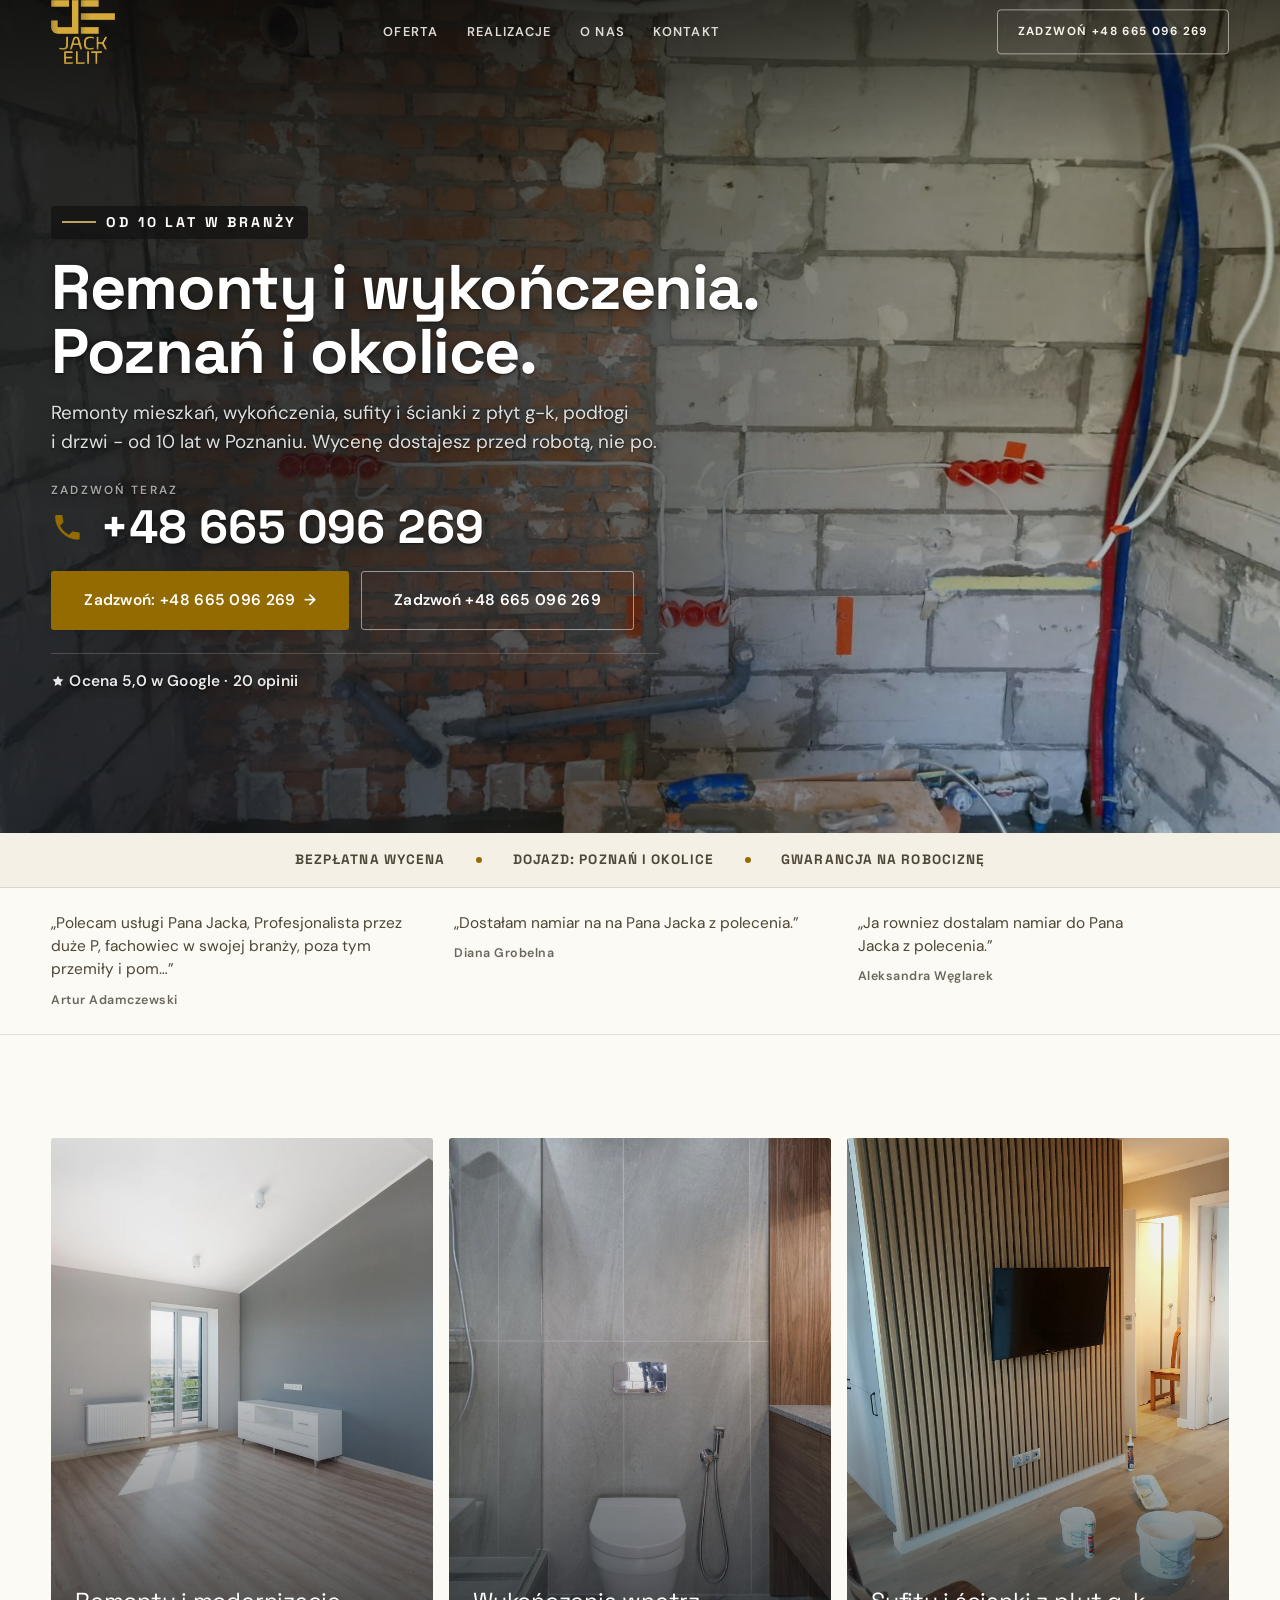
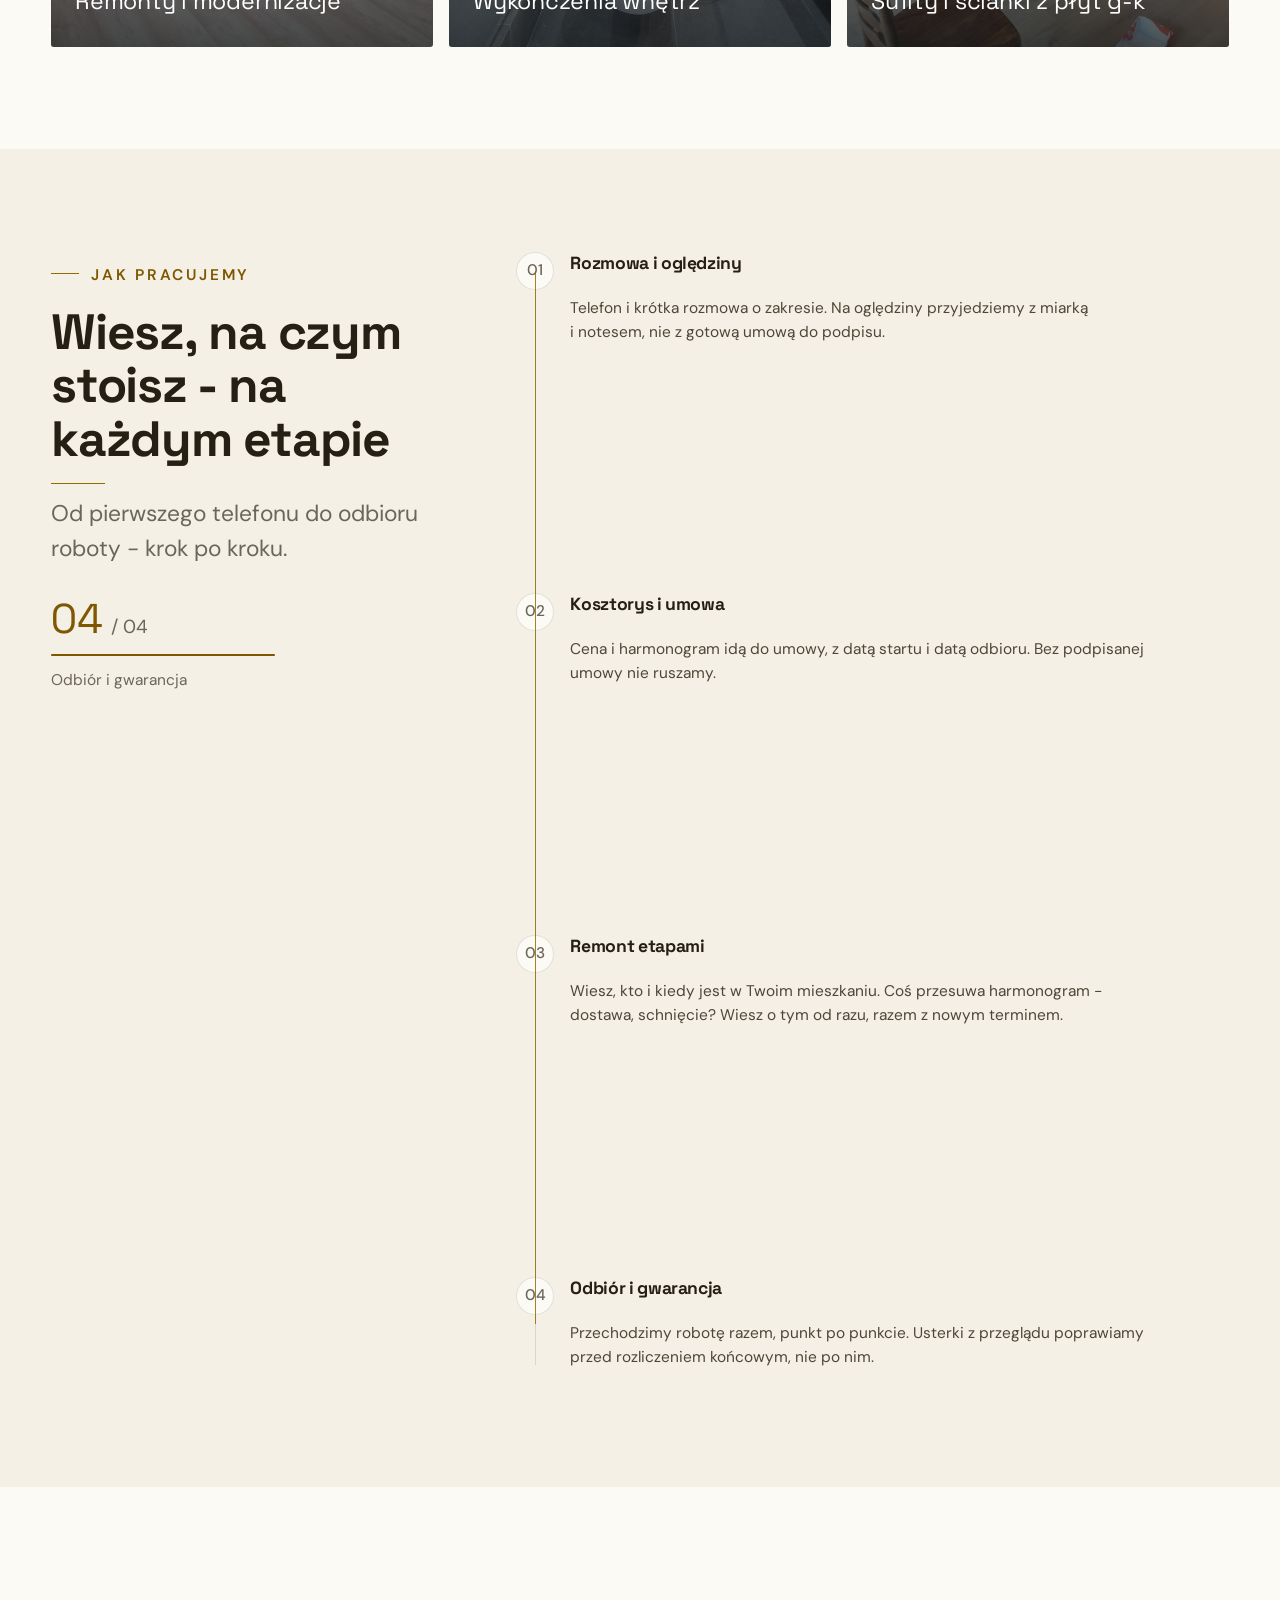
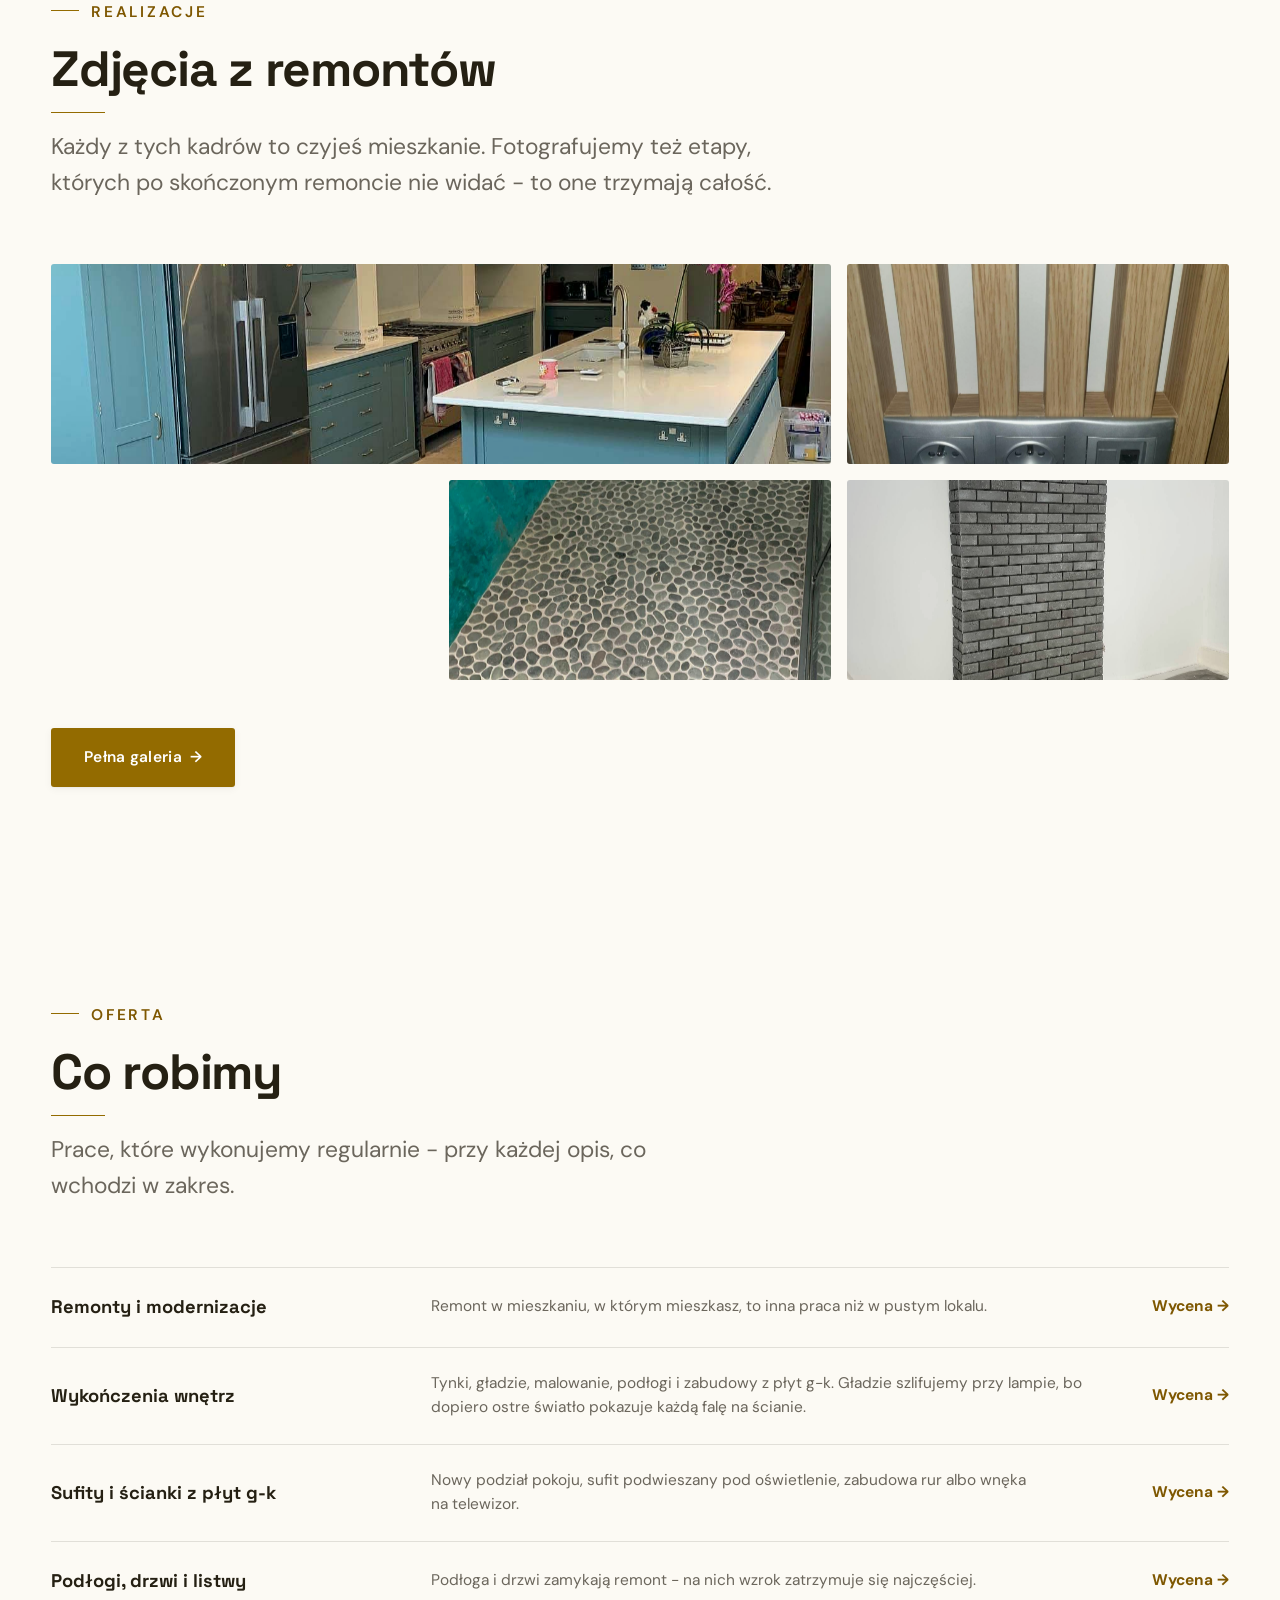
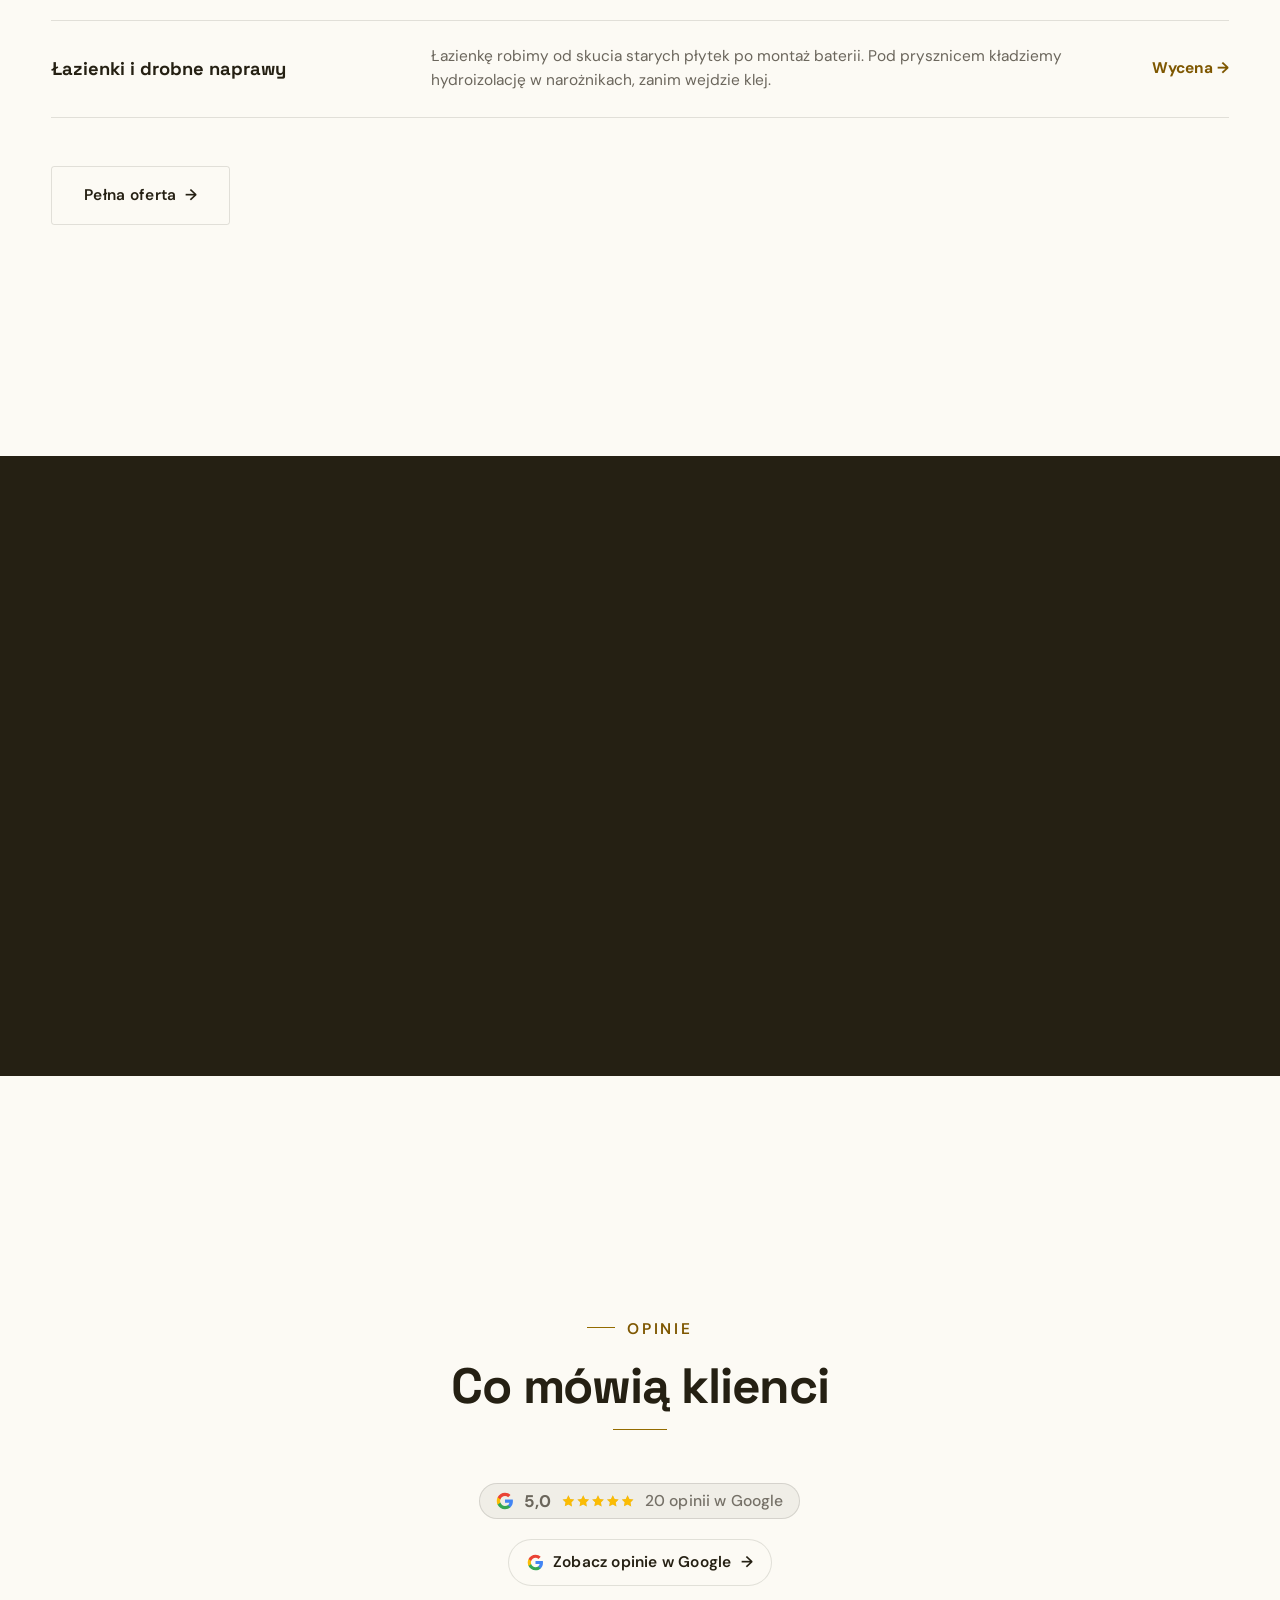
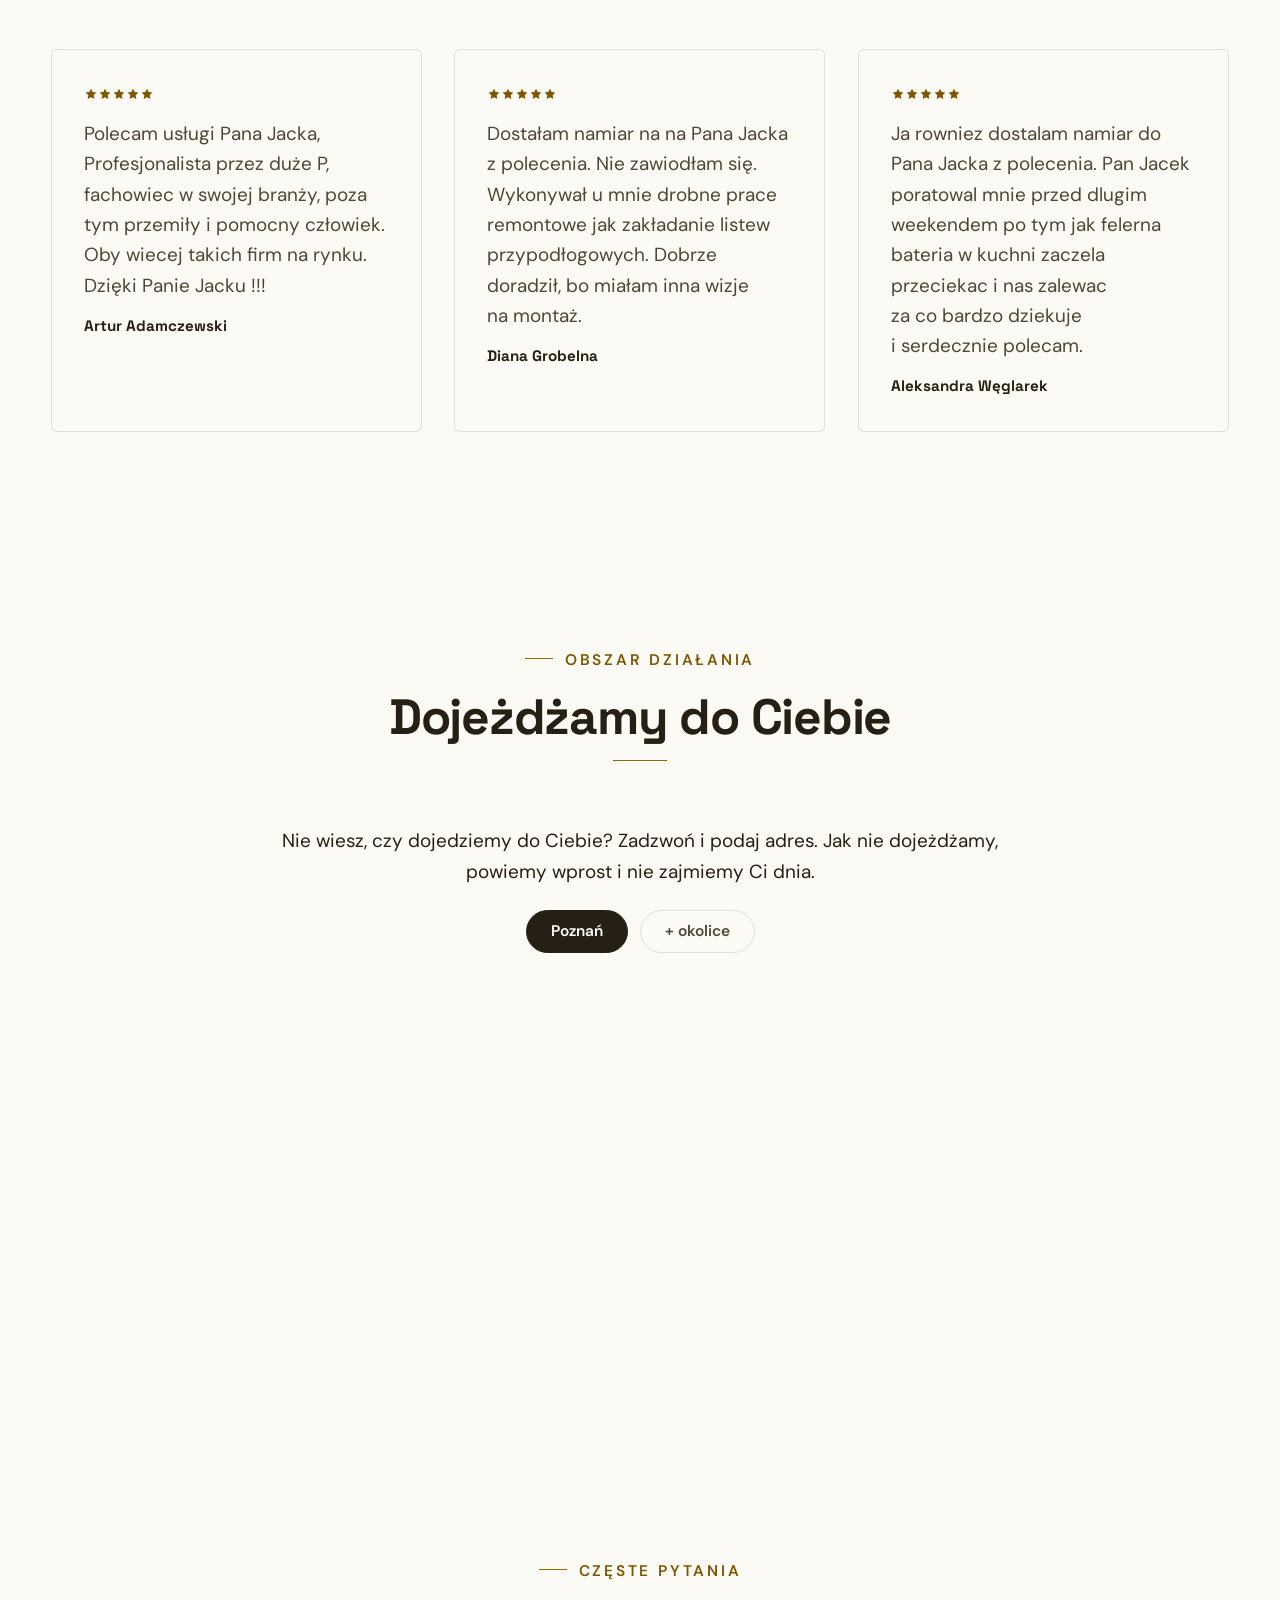
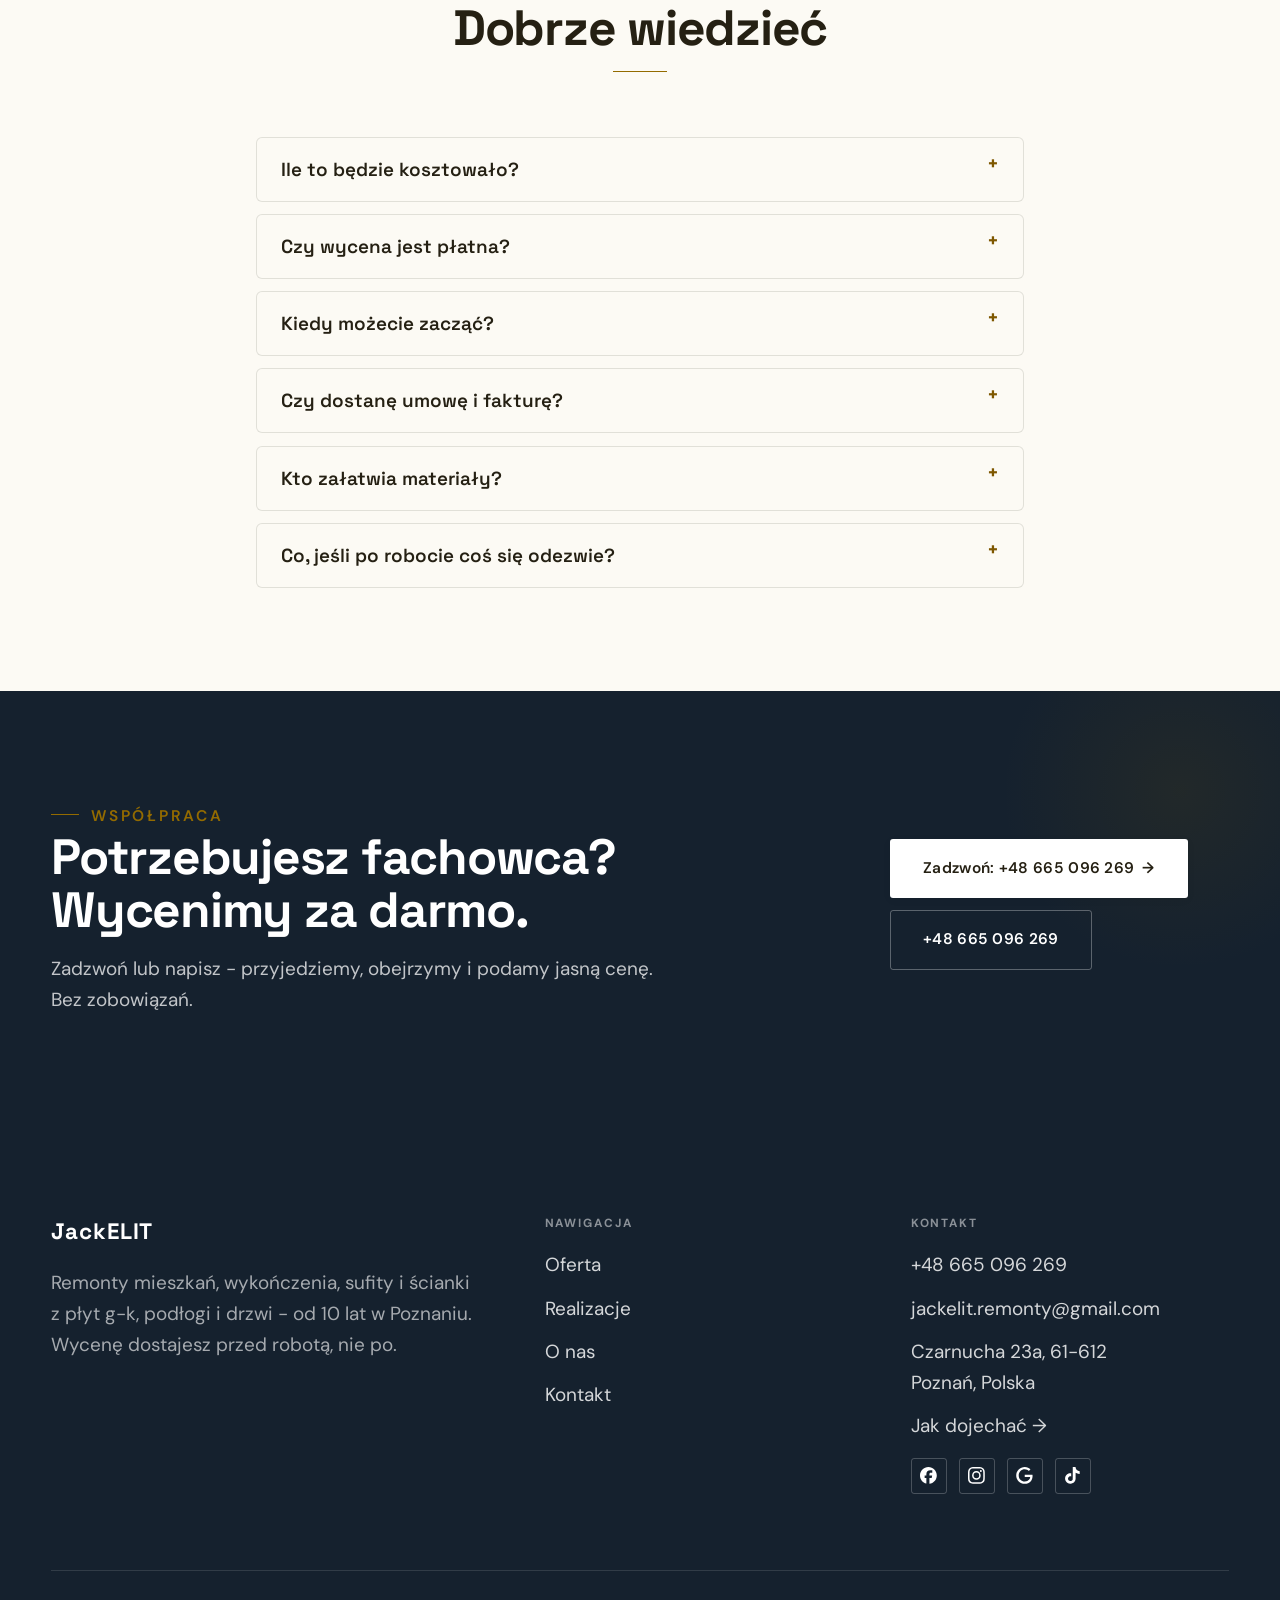
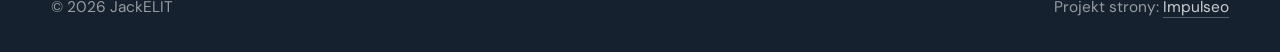
<file: index.html>
<!DOCTYPE html>
<html lang="pl">
<head>
<meta charset="UTF-8">
<meta name="viewport" content="width=device-width, initial-scale=1.0">
<title>JackELIT - remonty i wykończenia</title>
<meta name="description" content="Remonty mieszkań w Poznaniu: wykończenia, płyty g-k, panele, drzwi, łazienki. Wycena przed rozpoczęciem prac. Zadzwoń: +48 665 096 269.">
<link rel="canonical" href="https://kris20032.github.io/jackelit/">
<meta name="robots" content="noindex, nofollow">
<meta property="og:type" content="website">
<meta property="og:locale" content="pl_PL">
<meta property="og:site_name" content="JackELIT">
<meta property="og:title" content="JackELIT - remonty i wykończenia">
<meta property="og:description" content="Remonty mieszkań w Poznaniu: wykończenia, płyty g-k, panele, drzwi, łazienki. Wycena przed rozpoczęciem prac. Zadzwoń: +48 665 096 269.">
<meta property="og:url" content="https://kris20032.github.io/jackelit/">
<meta property="og:image" content="https://kris20032.github.io/jackelit/img/og.jpg">
<meta property="og:image:width" content="1200">
<meta property="og:image:height" content="630">
<meta name="twitter:card" content="summary_large_image">
<script type="application/ld+json">{"@context": "https://schema.org", "@type": "LocalBusiness", "name": "JackELIT", "url": "https://kris20032.github.io/jackelit/", "telephone": "+48665096269", "image": "https://kris20032.github.io/jackelit/img/og.jpg", "areaServed": "Poznań", "sameAs": ["https://maps.google.com/?cid=9016500012795664557&g_mp=Cidnb29nbGUubWFwcy5wbGFjZXMudjEuUGxhY2VzLlNlYXJjaFRleHQQAhgEIAA", "https://www.instagram.com/jackelit_/", "https://www.tiktok.com/@jackelit2023", "https://www.facebook.com/p/Jack-ELIT-100088383559897/"]}</script>
<link rel="preconnect" href="https://fonts.googleapis.com">
<link rel="preconnect" href="https://fonts.gstatic.com" crossorigin>
<link href="https://fonts.googleapis.com/css2?family=Space+Grotesk:wght@500;600;700&family=DM+Sans:opsz,wght@9..40,400;9..40,500;9..40,600&display=swap" rel="stylesheet">
<link rel="stylesheet" href="assets/styles.css?v=81eb49e2">
<style>.hf-kicker{background:rgba(17,17,17,.72);color:#fff;padding:.35em .8em;border-radius:4px;display:inline-flex;align-items:center;gap:10px;text-shadow:none}</style>
</head>
<body>

<header class="nav">
  <div class="wrap nav-inner">
    <a class="brand brand-has-logo" href="index.html"><img class="brand-logo" src="img/logo.png" alt="JackELIT" width="476" height="474" decoding="async"></a>
    <nav class="nav-links">
      <a href="oferta.html">Oferta</a>
      <a href="realizacje.html">Realizacje</a>
      <a href="o-nas.html">O nas</a>
      <a href="kontakt.html">Kontakt</a>
      <a href="tel:+48665096269" class="btn btn-accent">Zadzwoń +48 665 096 269</a>
    </nav>
    <button class="nav-toggle" aria-label="Menu"><span></span><span></span><span></span></button>
  </div>
</header>

<main>
<section class="hero-fach">
  <img class="hf-photo" src="img/hero.jpg" fetchpriority="high" data-rotate="img/g11.jpg|img/g16.jpg" alt="JackELIT" width="1880" height="1255">
  <div class="hf-panel">
    <div class="hf-inner">
      <span class="hf-kicker">Od 10 lat w branży</span>
      <h1 class="hf-title">Remonty i wykończenia. Poznań i okolice. <em></em></h1>
      <p class="hf-lead">Remonty mieszkań, wykończenia, sufity i ścianki z płyt g-k, podłogi i drzwi - od 10 lat w Poznaniu. Wycenę dostajesz przed robotą, nie po.</p>
      <a class="hf-phone" href="tel:+48665096269"><span class="hf-phone-lab">Zadzwoń teraz</span><span class="hf-phone-num"><svg class="ico-tel" width="16" height="16" viewBox="0 0 24 24" fill="none" aria-hidden="true"><path d="M6.6 10.8a15.5 15.5 0 0 0 6.6 6.6l2.2-2.2a1 1 0 0 1 1-.24 11.4 11.4 0 0 0 3.6.58 1 1 0 0 1 1 1V20a1 1 0 0 1-1 1A17 17 0 0 1 3 4a1 1 0 0 1 1-1h3.5a1 1 0 0 1 1 1c0 1.25.2 2.46.58 3.6a1 1 0 0 1-.25 1l-2.23 2.2Z" fill="currentColor"/></svg> +48 665 096 269</span></a>
      <div class="hf-actions">
        <a href="kontakt.html" class="btn btn-accent">Zadzwoń: +48 665 096 269 <span class="arr">→</span></a>
        <a href="tel:+48665096269" class="btn btn-ghost hf-ghost">Zadzwoń +48 665 096 269</a>
      </div>
      <div class="hf-trust"><svg class="ico-star" width="14" height="14" viewBox="0 0 24 24" style="vertical-align:-2px" aria-hidden="true"><path d="M12 2.8l2.85 5.8 6.4.93-4.63 4.5 1.1 6.37L12 17.4l-5.72 3 1.1-6.37-4.63-4.5 6.4-.93L12 2.8Z" fill="currentColor"/></svg> Ocena 5,0 w Google · 20 opinii</div>
    </div>
  </div>
</section>
<section class="fach-promise">
  <div class="wrap">
    <ul class="fp-row reveal"><li>Bezpłatna wycena</li><li>Dojazd: Poznań i okolice</li><li>Gwarancja na robociznę</li></ul>
  </div>
</section>
<section class="opinie-mini" aria-label="Opinie klientów">
  <div class="wrap">
    <div class="om-row">
      <div class="om-item reveal"><blockquote>„Polecam usługi Pana Jacka, Profesjonalista przez duże P, fachowiec w swojej branży, poza tym przemiły i pom…”</blockquote><span class="om-autor">Artur Adamczewski</span></div>
      <div class="om-item reveal"><blockquote>„Dostałam namiar na na Pana Jacka z polecenia.”</blockquote><span class="om-autor">Diana Grobelna</span></div>
      <div class="om-item reveal"><blockquote>„Ja rowniez dostalam namiar do Pana Jacka z polecenia.”</blockquote><span class="om-autor">Aleksandra Węglarek</span></div>
    </div>
  </div>
</section>
<section class="gateways-band">
  <div class="wrap">
    <div class="gateways">
      <a href="oferta.html" class="gateway reveal"><img src="img/g14.jpg" alt="Remonty i modernizacje" loading="lazy" width="1600" height="1068" decoding="async"><span class="g-ttl">Remonty i modernizacje</span></a>
      <a href="oferta.html" class="gateway reveal"><img src="img/g15.jpg" alt="Wykończenia wnętrz" loading="lazy" width="1600" height="1066" decoding="async"><span class="g-ttl">Wykończenia wnętrz</span></a>
      <a href="oferta.html" class="gateway reveal"><img src="img/g1.jpg" alt="Sufity i ścianki z płyt g-k" loading="lazy" width="1600" height="2133" decoding="async"><span class="g-ttl">Sufity i ścianki z płyt g-k</span></a>
    </div>
  </div>
</section>
<section class="proces proces-os fachowcy">
  <div class="wrap proc-grid">
    <div class="proc-side">
      <div class="head reveal">
        <span class="eyebrow">Jak pracujemy</span>
        <h2>Wiesz, na czym stoisz - na każdym etapie</h2>
        <p>Od pierwszego telefonu do odbioru roboty - krok po kroku.</p>
      </div>
      <div class="proc-count" aria-hidden="true"><span class="pc-cur">01</span><span class="pc-all">/ 04</span></div>
      <div class="proc-bar" aria-hidden="true"><i></i></div>
      <p class="proc-now" aria-hidden="true">Rozmowa i oględziny</p>
    </div>
    <ol class="proces-line">
      <li class="reveal"><span class="pno">01</span><h3>Rozmowa i oględziny</h3><p>Telefon i krótka rozmowa o zakresie. Na oględziny przyjedziemy z miarką i notesem, nie z gotową umową do podpisu.</p></li>
      <li class="reveal"><span class="pno">02</span><h3>Kosztorys i umowa</h3><p>Cena i harmonogram idą do umowy, z datą startu i datą odbioru. Bez podpisanej umowy nie ruszamy.</p></li>
      <li class="reveal"><span class="pno">03</span><h3>Remont etapami</h3><p>Wiesz, kto i kiedy jest w Twoim mieszkaniu. Coś przesuwa harmonogram - dostawa, schnięcie? Wiesz o tym od razu, razem z nowym terminem.</p></li>
      <li class="reveal"><span class="pno">04</span><h3>Odbiór i gwarancja</h3><p>Przechodzimy robotę razem, punkt po punkcie. Usterki z przeglądu poprawiamy przed rozliczeniem końcowym, nie po nim.</p></li>
    </ol>
  </div>
</section>
<section>
  <div class="wrap">
    <div class="head reveal">
      <span class="eyebrow">Realizacje</span>
      <h2>Zdjęcia z remontów</h2>
      <p>Każdy z tych kadrów to czyjeś mieszkanie. Fotografujemy też etapy, których po skończonym remoncie nie widać - to one trzymają całość.</p>
    </div>
    <div class="gallery">
      <div class="tile t-two3 reveal"><img src="img/g2.jpg" alt="JackELIT" loading="lazy" width="1242" height="1656" decoding="async"></div>
      <div class="tile t-third reveal"><img src="img/g3.jpg" alt="JackELIT" loading="lazy" width="1476" height="1990" decoding="async"></div>
      <div class="tile t-third reveal"><img src="img/g4.jpg" alt="JackELIT" loading="lazy" width="1464" height="2018" decoding="async"></div>
      <div class="tile t-third reveal"><img src="img/g5.jpg" alt="JackELIT" loading="lazy" width="1242" height="1656" decoding="async"></div>
      <div class="tile t-third reveal"><img src="img/g6.jpg" alt="JackELIT" loading="lazy" width="1512" height="2016" decoding="async"></div>
    </div>
    <div style="margin-top:var(--space-7)" class="reveal"><a href="realizacje.html" class="btn btn-accent">Pełna galeria <span class="arr">→</span></a></div>
  </div>
</section>
<section class="fach-uslugi">
  <div class="wrap">
    <div class="head reveal">
      <span class="eyebrow">Oferta</span>
      <h2>Co robimy</h2>
      <p>Prace, które wykonujemy regularnie - przy każdej opis, co wchodzi w zakres.</p>
    </div>
    <ul class="fu-list">
      <li class="fu-row reveal"><div class="fu-name">Remonty i modernizacje</div><div class="fu-desc">Remont w mieszkaniu, w którym mieszkasz, to inna praca niż w pustym lokalu.</div><a class="fu-cta" href="kontakt.html">Wycena <span class="arr">→</span></a></li>
      <li class="fu-row reveal"><div class="fu-name">Wykończenia wnętrz</div><div class="fu-desc">Tynki, gładzie, malowanie, podłogi i zabudowy z płyt g-k. Gładzie szlifujemy przy lampie, bo dopiero ostre światło pokazuje każdą falę na ścianie.</div><a class="fu-cta" href="kontakt.html">Wycena <span class="arr">→</span></a></li>
      <li class="fu-row reveal"><div class="fu-name">Sufity i ścianki z płyt g-k</div><div class="fu-desc">Nowy podział pokoju, sufit podwieszany pod oświetlenie, zabudowa rur albo wnęka na telewizor.</div><a class="fu-cta" href="kontakt.html">Wycena <span class="arr">→</span></a></li>
      <li class="fu-row reveal"><div class="fu-name">Podłogi, drzwi i listwy</div><div class="fu-desc">Podłoga i drzwi zamykają remont - na nich wzrok zatrzymuje się najczęściej.</div><a class="fu-cta" href="kontakt.html">Wycena <span class="arr">→</span></a></li>
      <li class="fu-row reveal"><div class="fu-name">Łazienki i drobne naprawy</div><div class="fu-desc">Łazienkę robimy od skucia starych płytek po montaż baterii. Pod prysznicem kładziemy hydroizolację w narożnikach, zanim wejdzie klej.</div><a class="fu-cta" href="kontakt.html">Wycena <span class="arr">→</span></a></li>
    </ul>
    <div style="margin-top:var(--space-7)" class="reveal"><a href="oferta.html" class="btn btn-ghost">Pełna oferta <span class="arr">→</span></a></div>
  </div>
</section>
<section class="stopklatka" aria-hidden="true">
  <div class="stk-bg" style="background-image:url(img/g8.jpg)"></div>
</section>
<section class="opinie">
  <div class="wrap">
    <div class="head center reveal">
      <span class="eyebrow">Opinie</span>
      <h2>Co mówią klienci</h2>
    </div>
    <p class="op-meta reveal"><span class="g-badge"><svg class="gb-ico" viewBox="0 0 24 24" width="18" height="18" aria-hidden="true"><path fill="#4285F4" d="M22.56 12.25c0-.78-.07-1.53-.2-2.25H12v4.26h5.92c-.26 1.37-1.04 2.53-2.21 3.31v2.77h3.57c2.08-1.92 3.28-4.74 3.28-8.09z"/><path fill="#34A853" d="M12 23c2.97 0 5.46-.98 7.28-2.66l-3.57-2.77c-.98.66-2.23 1.06-3.71 1.06-2.86 0-5.29-1.93-6.16-4.53H2.18v2.84C3.99 20.53 7.7 23 12 23z"/><path fill="#FBBC05" d="M5.84 14.09c-.22-.66-.35-1.36-.35-2.09s.13-1.43.35-2.09V7.07H2.18C1.43 8.55 1 10.22 1 12s.43 3.45 1.18 4.93l2.85-2.22.81-.62z"/><path fill="#EA4335" d="M12 5.38c1.62 0 3.06.56 4.21 1.64l3.15-3.15C17.45 2.09 14.97 1 12 1 7.7 1 3.99 3.47 2.18 7.07l3.66 2.84c.87-2.6 3.3-4.53 6.16-4.53z"/></svg><b class="gb-ocena">5,0</b><svg class="gb-stars" viewBox="0 0 90 18" width="74" height="14.8" aria-hidden="true"><g fill="currentColor" opacity=".26"><path transform="translate(0,0)" d="M9 1.6l2.2 4.46 4.92.72-3.56 3.47.84 4.9L9 12.74l-4.4 2.31.84-4.9L1.88 6.68l4.92-.72L9 1.6Z"/><path transform="translate(18,0)" d="M9 1.6l2.2 4.46 4.92.72-3.56 3.47.84 4.9L9 12.74l-4.4 2.31.84-4.9L1.88 6.68l4.92-.72L9 1.6Z"/><path transform="translate(36,0)" d="M9 1.6l2.2 4.46 4.92.72-3.56 3.47.84 4.9L9 12.74l-4.4 2.31.84-4.9L1.88 6.68l4.92-.72L9 1.6Z"/><path transform="translate(54,0)" d="M9 1.6l2.2 4.46 4.92.72-3.56 3.47.84 4.9L9 12.74l-4.4 2.31.84-4.9L1.88 6.68l4.92-.72L9 1.6Z"/><path transform="translate(72,0)" d="M9 1.6l2.2 4.46 4.92.72-3.56 3.47.84 4.9L9 12.74l-4.4 2.31.84-4.9L1.88 6.68l4.92-.72L9 1.6Z"/></g><clipPath id="gs1000"><rect x="0" y="0" width="90.0" height="18"/></clipPath><g fill="#FBBC04" clip-path="url(#gs1000)"><path transform="translate(0,0)" d="M9 1.6l2.2 4.46 4.92.72-3.56 3.47.84 4.9L9 12.74l-4.4 2.31.84-4.9L1.88 6.68l4.92-.72L9 1.6Z"/><path transform="translate(18,0)" d="M9 1.6l2.2 4.46 4.92.72-3.56 3.47.84 4.9L9 12.74l-4.4 2.31.84-4.9L1.88 6.68l4.92-.72L9 1.6Z"/><path transform="translate(36,0)" d="M9 1.6l2.2 4.46 4.92.72-3.56 3.47.84 4.9L9 12.74l-4.4 2.31.84-4.9L1.88 6.68l4.92-.72L9 1.6Z"/><path transform="translate(54,0)" d="M9 1.6l2.2 4.46 4.92.72-3.56 3.47.84 4.9L9 12.74l-4.4 2.31.84-4.9L1.88 6.68l4.92-.72L9 1.6Z"/><path transform="translate(72,0)" d="M9 1.6l2.2 4.46 4.92.72-3.56 3.47.84 4.9L9 12.74l-4.4 2.31.84-4.9L1.88 6.68l4.92-.72L9 1.6Z"/></g></svg><span class="gb-txt">20 opinii w Google</span></span></p>
    <p class="op-meta reveal"><a class="op-google" href="https://maps.google.com/?cid=9016500012795664557&amp;g_mp=Cidnb29nbGUubWFwcy5wbGFjZXMudjEuUGxhY2VzLlNlYXJjaFRleHQQAhgEIAA" target="_blank" rel="noopener"><svg class="op-g-ico" viewBox="0 0 24 24" width="17" height="17" aria-hidden="true"><path fill="#4285F4" d="M22.56 12.25c0-.78-.07-1.53-.2-2.25H12v4.26h5.92c-.26 1.37-1.04 2.53-2.21 3.31v2.77h3.57c2.08-1.92 3.28-4.74 3.28-8.09z"/><path fill="#34A853" d="M12 23c2.97 0 5.46-.98 7.28-2.66l-3.57-2.77c-.98.66-2.23 1.06-3.71 1.06-2.86 0-5.29-1.93-6.16-4.53H2.18v2.84C3.99 20.53 7.7 23 12 23z"/><path fill="#FBBC05" d="M5.84 14.09c-.22-.66-.35-1.36-.35-2.09s.13-1.43.35-2.09V7.07H2.18C1.43 8.55 1 10.22 1 12s.43 3.45 1.18 4.93l2.85-2.22.81-.62z"/><path fill="#EA4335" d="M12 5.38c1.62 0 3.06.56 4.21 1.64l3.15-3.15C17.45 2.09 14.97 1 12 1 7.7 1 3.99 3.47 2.18 7.07l3.66 2.84c.87-2.6 3.3-4.53 6.16-4.53z"/></svg><span>Zobacz opinie w Google</span><span class="arr">→</span></a></p>
    <div class="opinie-grid">
      <figure class="op-card reveal"><span class="op-star"><svg class="ico-star" width="14" height="14" viewBox="0 0 24 24" style="vertical-align:-2px" aria-hidden="true"><path d="M12 2.8l2.85 5.8 6.4.93-4.63 4.5 1.1 6.37L12 17.4l-5.72 3 1.1-6.37-4.63-4.5 6.4-.93L12 2.8Z" fill="currentColor"/></svg><svg class="ico-star" width="14" height="14" viewBox="0 0 24 24" style="vertical-align:-2px" aria-hidden="true"><path d="M12 2.8l2.85 5.8 6.4.93-4.63 4.5 1.1 6.37L12 17.4l-5.72 3 1.1-6.37-4.63-4.5 6.4-.93L12 2.8Z" fill="currentColor"/></svg><svg class="ico-star" width="14" height="14" viewBox="0 0 24 24" style="vertical-align:-2px" aria-hidden="true"><path d="M12 2.8l2.85 5.8 6.4.93-4.63 4.5 1.1 6.37L12 17.4l-5.72 3 1.1-6.37-4.63-4.5 6.4-.93L12 2.8Z" fill="currentColor"/></svg><svg class="ico-star" width="14" height="14" viewBox="0 0 24 24" style="vertical-align:-2px" aria-hidden="true"><path d="M12 2.8l2.85 5.8 6.4.93-4.63 4.5 1.1 6.37L12 17.4l-5.72 3 1.1-6.37-4.63-4.5 6.4-.93L12 2.8Z" fill="currentColor"/></svg><svg class="ico-star" width="14" height="14" viewBox="0 0 24 24" style="vertical-align:-2px" aria-hidden="true"><path d="M12 2.8l2.85 5.8 6.4.93-4.63 4.5 1.1 6.37L12 17.4l-5.72 3 1.1-6.37-4.63-4.5 6.4-.93L12 2.8Z" fill="currentColor"/></svg></span><blockquote>Polecam usługi Pana Jacka, Profesjonalista przez duże P, fachowiec w swojej branży, poza tym przemiły i pomocny człowiek. Oby wiecej takich firm na rynku. Dzięki Panie Jacku !!!</blockquote><span class="op-autor">Artur Adamczewski</span></figure>
      <figure class="op-card reveal"><span class="op-star"><svg class="ico-star" width="14" height="14" viewBox="0 0 24 24" style="vertical-align:-2px" aria-hidden="true"><path d="M12 2.8l2.85 5.8 6.4.93-4.63 4.5 1.1 6.37L12 17.4l-5.72 3 1.1-6.37-4.63-4.5 6.4-.93L12 2.8Z" fill="currentColor"/></svg><svg class="ico-star" width="14" height="14" viewBox="0 0 24 24" style="vertical-align:-2px" aria-hidden="true"><path d="M12 2.8l2.85 5.8 6.4.93-4.63 4.5 1.1 6.37L12 17.4l-5.72 3 1.1-6.37-4.63-4.5 6.4-.93L12 2.8Z" fill="currentColor"/></svg><svg class="ico-star" width="14" height="14" viewBox="0 0 24 24" style="vertical-align:-2px" aria-hidden="true"><path d="M12 2.8l2.85 5.8 6.4.93-4.63 4.5 1.1 6.37L12 17.4l-5.72 3 1.1-6.37-4.63-4.5 6.4-.93L12 2.8Z" fill="currentColor"/></svg><svg class="ico-star" width="14" height="14" viewBox="0 0 24 24" style="vertical-align:-2px" aria-hidden="true"><path d="M12 2.8l2.85 5.8 6.4.93-4.63 4.5 1.1 6.37L12 17.4l-5.72 3 1.1-6.37-4.63-4.5 6.4-.93L12 2.8Z" fill="currentColor"/></svg><svg class="ico-star" width="14" height="14" viewBox="0 0 24 24" style="vertical-align:-2px" aria-hidden="true"><path d="M12 2.8l2.85 5.8 6.4.93-4.63 4.5 1.1 6.37L12 17.4l-5.72 3 1.1-6.37-4.63-4.5 6.4-.93L12 2.8Z" fill="currentColor"/></svg></span><blockquote>Dostałam namiar na na Pana Jacka z polecenia. Nie zawiodłam się. Wykonywał u mnie drobne prace remontowe jak zakładanie listew przypodłogowych. Dobrze doradził, bo miałam inna wizje na montaż.</blockquote><span class="op-autor">Diana Grobelna</span></figure>
      <figure class="op-card reveal"><span class="op-star"><svg class="ico-star" width="14" height="14" viewBox="0 0 24 24" style="vertical-align:-2px" aria-hidden="true"><path d="M12 2.8l2.85 5.8 6.4.93-4.63 4.5 1.1 6.37L12 17.4l-5.72 3 1.1-6.37-4.63-4.5 6.4-.93L12 2.8Z" fill="currentColor"/></svg><svg class="ico-star" width="14" height="14" viewBox="0 0 24 24" style="vertical-align:-2px" aria-hidden="true"><path d="M12 2.8l2.85 5.8 6.4.93-4.63 4.5 1.1 6.37L12 17.4l-5.72 3 1.1-6.37-4.63-4.5 6.4-.93L12 2.8Z" fill="currentColor"/></svg><svg class="ico-star" width="14" height="14" viewBox="0 0 24 24" style="vertical-align:-2px" aria-hidden="true"><path d="M12 2.8l2.85 5.8 6.4.93-4.63 4.5 1.1 6.37L12 17.4l-5.72 3 1.1-6.37-4.63-4.5 6.4-.93L12 2.8Z" fill="currentColor"/></svg><svg class="ico-star" width="14" height="14" viewBox="0 0 24 24" style="vertical-align:-2px" aria-hidden="true"><path d="M12 2.8l2.85 5.8 6.4.93-4.63 4.5 1.1 6.37L12 17.4l-5.72 3 1.1-6.37-4.63-4.5 6.4-.93L12 2.8Z" fill="currentColor"/></svg><svg class="ico-star" width="14" height="14" viewBox="0 0 24 24" style="vertical-align:-2px" aria-hidden="true"><path d="M12 2.8l2.85 5.8 6.4.93-4.63 4.5 1.1 6.37L12 17.4l-5.72 3 1.1-6.37-4.63-4.5 6.4-.93L12 2.8Z" fill="currentColor"/></svg></span><blockquote>Ja rowniez dostalam namiar do Pana Jacka z polecenia. Pan Jacek poratowal mnie przed dlugim weekendem po tym jak felerna bateria w kuchni zaczela przeciekac i nas zalewac za co bardzo dziekuje i serdecznie polecam.</blockquote><span class="op-autor">Aleksandra Węglarek</span></figure>
    </div>
  </div>
</section>
<section class="obszar">
  <div class="wrap">
    <div class="head center reveal">
      <span class="eyebrow">Obszar działania</span>
      <h2>Dojeżdżamy do Ciebie</h2>
    </div>
    <p class="obszar-txt reveal" style="text-align:center;max-width:60ch;margin:0 auto 1.4rem">Nie wiesz, czy dojedziemy do Ciebie? Zadzwoń i podaj adres. Jak nie dojeżdżamy, powiemy wprost i nie zajmiemy Ci dnia.</p>
    <ul class="obszar-list reveal"><li class="is-home">Poznań</li><li>+ okolice</li></ul>
    <div class="obszar-mapa reveal" style="margin-top:var(--space-7)">
      <iframe title="Obszar działania - Poznań i okolice" src="https://maps.google.com/maps?q=52.4491526%2C16.9559353&amp;z=11&amp;output=embed" loading="lazy" referrerpolicy="no-referrer-when-downgrade" style="width:100%;height:clamp(280px,38vh,420px);border:0;display:block;border-radius:var(--r-md)"></iframe>
    </div>
  </div>
</section>
<section class="faq-klinika">
  <div class="wrap">
    <div class="head center reveal">
      <span class="eyebrow">Częste pytania</span>
      <h2>Dobrze wiedzieć</h2>
    </div>
    <div class="faq-list">
      <details class="faq-item reveal"><summary>Ile to będzie kosztowało?</summary><p>Kosztorys rozpisujemy na etapy i materiały, więc widzisz, co ile kosztuje, i możesz zdjąć coś z listy, zanim podpiszemy umowę.</p></details>
      <details class="faq-item reveal"><summary>Czy wycena jest płatna?</summary><p>Nie. Oględziny i kosztorys w Poznaniu i najbliższej okolicy są bezpłatne i do niczego nie zobowiązują.</p></details>
      <details class="faq-item reveal"><summary>Kiedy możecie zacząć?</summary><p>Drobne naprawy często wchodzą szybciej, niż się spodziewasz - wpasowujemy je między większe remonty. Pracujemy też w soboty i niedziele.</p></details>
      <details class="faq-item reveal"><summary>Czy dostanę umowę i fakturę?</summary><p>Tak, jedno i drugie. Umowa opisuje zakres, cenę, terminy i gwarancję, a fakturę dostajesz za każdy rozliczony etap.</p></details>
      <details class="faq-item reveal"><summary>Kto załatwia materiały?</summary><p>Jak wolisz. Możemy wziąć materiały na siebie, z fakturami do wglądu, albo pracować na tym, co kupisz - wtedy dostajesz od nas dokładną listę z ilościami.</p></details>
      <details class="faq-item reveal"><summary>Co, jeśli po robocie coś się odezwie?</summary><p>Pęknięcie na ścianie czy rysa przy oknie po roku to sprawa do naprawy, nie do dyskusji. Nasza robota - nasza poprawka, bez kombinowania.</p></details>
    </div>
  </div>
</section>
<section class="cta">
  <div class="wrap">
    <div class="reveal">
      <span class="eyebrow">Współpraca</span>
      <h2>Potrzebujesz fachowca? Wycenimy za darmo.</h2>
      <p>Zadzwoń lub napisz - przyjedziemy, obejrzymy i podamy jasną cenę. Bez zobowiązań.</p>
    </div>
    <div class="cta-actions reveal">
      <a href="kontakt.html" class="btn btn-light">Zadzwoń: +48 665 096 269 <span class="arr">→</span></a>
      <a href="tel:+48665096269" class="btn btn-ghost btn-ghost-cta">+48 665 096 269</a>
    </div>
  </div>
</section>
</main>

<footer>
  <div class="wrap">
    <div class="foot-grid">
      <div class="foot-brand">
        <div class="name">JackELIT</div>
        <p>Remonty mieszkań, wykończenia, sufity i ścianki z płyt g-k, podłogi i drzwi - od 10 lat w Poznaniu. Wycenę dostajesz przed robotą, nie po.</p>
      </div>
      <div class="foot-col">
        <h4>Nawigacja</h4>
        <a href="oferta.html">Oferta</a>
        <a href="realizacje.html">Realizacje</a>
        <a href="o-nas.html">O nas</a>
        <a href="kontakt.html">Kontakt</a>
      </div>
      <div class="foot-col">
        <h4>Kontakt</h4>
        <a href="tel:+48665096269">+48 665 096 269</a>
        <a href="mailto:jackelit.remonty@gmail.com">jackelit.remonty@gmail.com</a>
        <p>Czarnucha 23a, 61-612 Poznań, Polska</p>
        <a href="https://maps.google.com/?cid=9016500012795664557&g_mp=Cidnb29nbGUubWFwcy5wbGFjZXMudjEuUGxhY2VzLlNlYXJjaFRleHQQAhgEIAA" target="_blank" rel="noopener">Jak dojechać →</a>
      <div class="foot-soc">
        <a class="soc" href="https://www.facebook.com/p/Jack-ELIT-100088383559897/" target="_blank" rel="noopener" aria-label="Facebook - JackELIT"><svg viewBox="0 0 24 24" aria-hidden="true" focusable="false"><path d="M9.101 23.691v-7.98H6.627v-3.667h2.474v-1.58c0-4.085 1.848-5.978 5.858-5.978.401 0 .955.042 1.468.103a8.68 8.68 0 0 1 1.141.195v3.325a8.623 8.623 0 0 0-.653-.036 26.805 26.805 0 0 0-.733-.009c-.707 0-1.259.096-1.675.309a1.686 1.686 0 0 0-.679.622c-.258.42-.374.995-.374 1.752v1.297h3.919l-.386 2.103-.287 1.564h-3.246v8.245C19.396 23.238 24 18.179 24 12.044c0-6.627-5.373-12-12-12s-12 5.373-12 12c0 5.628 3.874 10.35 9.101 11.647Z" fill="currentColor"/></svg></a>
        <a class="soc" href="https://www.instagram.com/jackelit_/" target="_blank" rel="noopener" aria-label="Instagram - JackELIT"><svg viewBox="0 0 24 24" aria-hidden="true" focusable="false"><path d="M7.0301.084c-1.2768.0602-2.1487.264-2.911.5634-.7888.3075-1.4575.72-2.1228 1.3877-.6652.6677-1.075 1.3368-1.3802 2.127-.2954.7638-.4956 1.6365-.552 2.914-.0564 1.2775-.0689 1.6882-.0626 4.947.0062 3.2586.0206 3.6671.0825 4.9473.061 1.2765.264 2.1482.5635 2.9107.308.7889.72 1.4573 1.388 2.1228.6679.6655 1.3365 1.0743 2.1285 1.38.7632.295 1.6361.4961 2.9134.552 1.2773.056 1.6884.069 4.9462.0627 3.2578-.0062 3.668-.0207 4.9478-.0814 1.28-.0607 2.147-.2652 2.9098-.5633.7889-.3086 1.4578-.72 2.1228-1.3881.665-.6682 1.0745-1.3378 1.3795-2.1284.2957-.7632.4966-1.636.552-2.9124.056-1.2809.0692-1.6898.063-4.948-.0063-3.2583-.021-3.6668-.0817-4.9465-.0607-1.2797-.264-2.1487-.5633-2.9117-.3084-.7889-.72-1.4568-1.3876-2.1228C21.2982 1.33 20.628.9208 19.8378.6165 19.074.321 18.2017.1197 16.9244.0645 15.6471.0093 15.236-.005 11.977.0014 8.718.0076 8.31.0215 7.0301.0839m.1402 21.6932c-1.17-.0509-1.8053-.2453-2.2287-.408-.5606-.216-.96-.4771-1.3819-.895-.422-.4178-.6811-.8186-.9-1.378-.1644-.4234-.3624-1.058-.4171-2.228-.0595-1.2645-.072-1.6442-.079-4.848-.007-3.2037.0053-3.583.0607-4.848.05-1.169.2456-1.805.408-2.2282.216-.5613.4762-.96.895-1.3816.4188-.4217.8184-.6814 1.3783-.9003.423-.1651 1.0575-.3614 2.227-.4171 1.2655-.06 1.6447-.072 4.848-.079 3.2033-.007 3.5835.005 4.8495.0608 1.169.0508 1.8053.2445 2.228.408.5608.216.96.4754 1.3816.895.4217.4194.6816.8176.9005 1.3787.1653.4217.3617 1.056.4169 2.2263.0602 1.2655.0739 1.645.0796 4.848.0058 3.203-.0055 3.5834-.061 4.848-.051 1.17-.245 1.8055-.408 2.2294-.216.5604-.4763.96-.8954 1.3814-.419.4215-.8181.6811-1.3783.9-.4224.1649-1.0577.3617-2.2262.4174-1.2656.0595-1.6448.072-4.8493.079-3.2045.007-3.5825-.006-4.848-.0608M16.953 5.5864A1.44 1.44 0 1 0 18.39 4.144a1.44 1.44 0 0 0-1.437 1.4424M5.8385 12.012c.0067 3.4032 2.7706 6.1557 6.173 6.1493 3.4026-.0065 6.157-2.7701 6.1506-6.1733-.0065-3.4032-2.771-6.1565-6.174-6.1498-3.403.0067-6.156 2.771-6.1496 6.1738M8 12.0077a4 4 0 1 1 4.008 3.9921A3.9996 3.9996 0 0 1 8 12.0077" fill="currentColor"/></svg></a>
        <a class="soc" href="https://maps.google.com/?cid=9016500012795664557&g_mp=Cidnb29nbGUubWFwcy5wbGFjZXMudjEuUGxhY2VzLlNlYXJjaFRleHQQAhgEIAA" target="_blank" rel="noopener" aria-label="Google - JackELIT"><svg viewBox="0 0 24 24" aria-hidden="true" focusable="false"><path d="M12.48 10.92v3.28h7.84c-.24 1.84-.853 3.187-1.787 4.133-1.147 1.147-2.933 2.4-6.053 2.4-4.827 0-8.6-3.893-8.6-8.72s3.773-8.72 8.6-8.72c2.6 0 4.507 1.027 5.907 2.347l2.307-2.307C18.747 1.44 16.133 0 12.48 0 5.867 0 .307 5.387.307 12s5.56 12 12.173 12c3.573 0 6.267-1.173 8.373-3.36 2.16-2.16 2.84-5.213 2.84-7.667 0-.76-.053-1.467-.173-2.053H12.48z" fill="currentColor"/></svg></a>
        <a class="soc" href="https://www.tiktok.com/@jackelit2023" target="_blank" rel="noopener" aria-label="TikTok - JackELIT"><svg viewBox="0 0 24 24" aria-hidden="true" focusable="false"><path d="M12.525.02c1.31-.02 2.61-.01 3.91-.02.08 1.53.63 3.09 1.75 4.17 1.12 1.11 2.7 1.62 4.24 1.79v4.03c-1.44-.05-2.89-.35-4.2-.97-.57-.26-1.1-.59-1.62-.93-.01 2.92.01 5.84-.02 8.75-.08 1.4-.54 2.79-1.35 3.94-1.31 1.92-3.58 3.17-5.91 3.21-1.43.08-2.86-.31-4.08-1.03-2.02-1.19-3.44-3.37-3.65-5.71-.02-.5-.03-1-.01-1.49.18-1.9 1.12-3.72 2.58-4.96 1.66-1.44 3.98-2.13 6.15-1.72.02 1.48-.04 2.96-.04 4.44-.99-.32-2.15-.23-3.02.37-.63.41-1.11 1.04-1.36 1.75-.21.51-.15 1.07-.14 1.61.24 1.64 1.82 3.02 3.5 2.87 1.12-.01 2.19-.66 2.77-1.61.19-.33.4-.67.41-1.06.1-1.79.06-3.57.07-5.36.01-4.03-.01-8.05.02-12.07z" fill="currentColor"/></svg></a>
      </div>
      </div>
    </div>
    <div class="foot-bot">
      <span>© 2026 JackELIT</span>
      <span>Projekt strony: <a class="foot-credit" href="https://impulseo.pl" target="_blank" rel="noopener">Impulseo</a></span>
    </div>
  </div>
</footer>
<div class="sticky-call"><a class="sc-call" href="tel:+48665096269"><svg class="ico-tel" width="16" height="16" viewBox="0 0 24 24" fill="none" aria-hidden="true"><path d="M6.6 10.8a15.5 15.5 0 0 0 6.6 6.6l2.2-2.2a1 1 0 0 1 1-.24 11.4 11.4 0 0 0 3.6.58 1 1 0 0 1 1 1V20a1 1 0 0 1-1 1A17 17 0 0 1 3 4a1 1 0 0 1 1-1h3.5a1 1 0 0 1 1 1c0 1.25.2 2.46.58 3.6a1 1 0 0 1-.25 1l-2.23 2.2Z" fill="currentColor"/></svg> Zadzwoń</a><a class="sc-quote" href="kontakt.html">Zadzwoń: +48 665 096 269</a></div>
<div class="demo-wazne" data-do="2026-11-01" data-cykl="3" hidden><svg class="dw-ico" width="13" height="13" viewBox="0 0 24 24" fill="none" aria-hidden="true"><circle cx="12" cy="12" r="8.6" stroke="currentColor" stroke-width="1.8"/><path d="M12 7.2V12l3.3 2" stroke="currentColor" stroke-width="1.8" stroke-linecap="round"/></svg><span class="dw-txt"></span></div>

<script src="assets/main.js"></script>
</body>
</html>
</file>
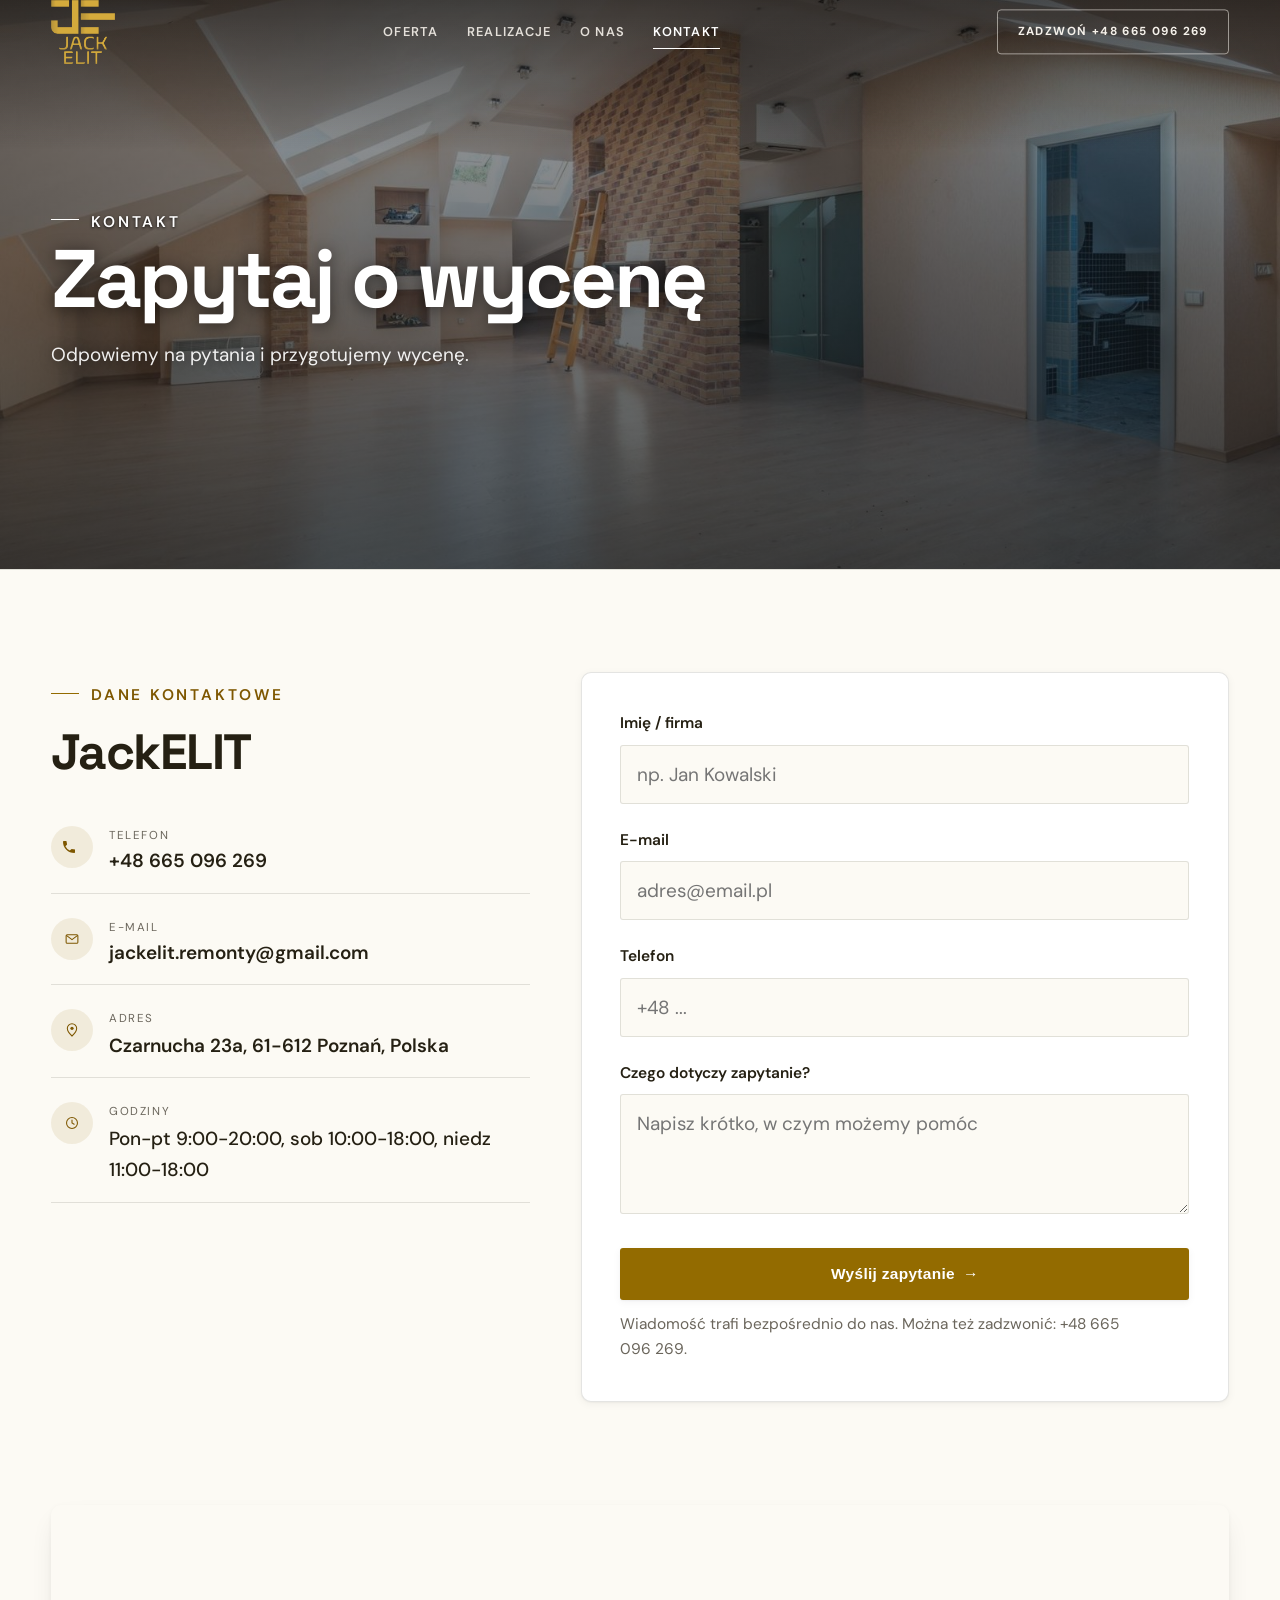
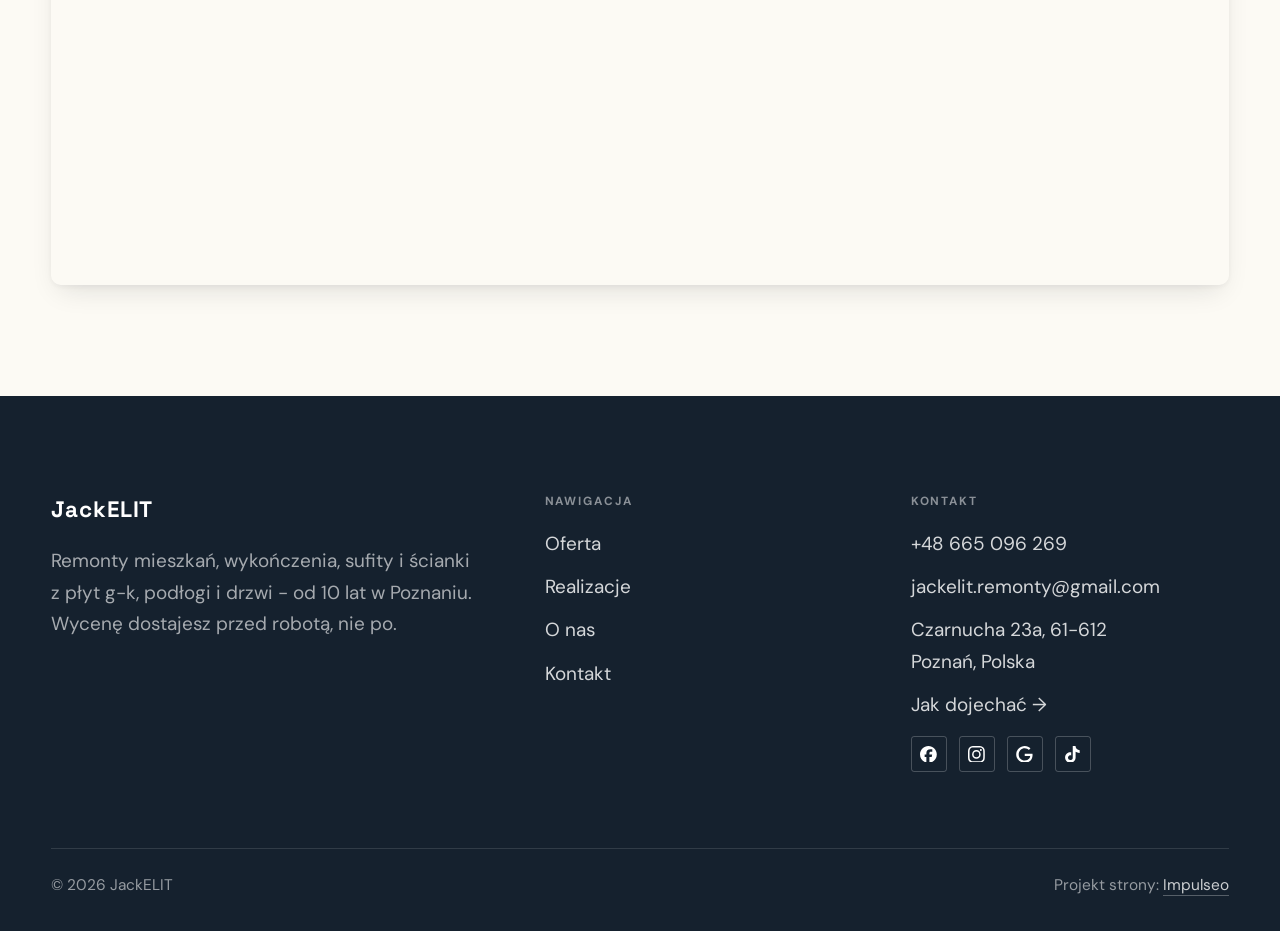
<file: kontakt.html>
<!DOCTYPE html>
<html lang="pl">
<head>
<meta charset="UTF-8">
<meta name="viewport" content="width=device-width, initial-scale=1.0">
<title>Kontakt - JackELIT</title>
<meta name="description" content="Kontakt JackELIT - Czarnucha 23a, 61-612 Poznań, Polska">
<link rel="canonical" href="https://kris20032.github.io/jackelit/kontakt.html">
<meta name="robots" content="noindex, nofollow">
<meta property="og:type" content="website">
<meta property="og:locale" content="pl_PL">
<meta property="og:site_name" content="JackELIT">
<meta property="og:title" content="Kontakt - JackELIT">
<meta property="og:description" content="Kontakt JackELIT - Czarnucha 23a, 61-612 Poznań, Polska">
<meta property="og:url" content="https://kris20032.github.io/jackelit/kontakt.html">
<meta property="og:image" content="https://kris20032.github.io/jackelit/img/og.jpg">
<meta property="og:image:width" content="1200">
<meta property="og:image:height" content="630">
<meta name="twitter:card" content="summary_large_image">
<link rel="preconnect" href="https://fonts.googleapis.com">
<link rel="preconnect" href="https://fonts.gstatic.com" crossorigin>
<link href="https://fonts.googleapis.com/css2?family=Space+Grotesk:wght@500;600;700&family=DM+Sans:opsz,wght@9..40,400;9..40,500;9..40,600&display=swap" rel="stylesheet">
<link rel="stylesheet" href="assets/styles.css?v=81eb49e2">
<style>.pagehead .eyebrow{text-shadow:0 1px 3px rgba(0,0,0,.85)}</style>
</head>
<body>

<header class="nav">
  <div class="wrap nav-inner">
    <a class="brand brand-has-logo" href="index.html"><img class="brand-logo" src="img/logo.png" alt="JackELIT" width="476" height="474" decoding="async"></a>
    <nav class="nav-links">
      <a href="oferta.html">Oferta</a>
      <a href="realizacje.html">Realizacje</a>
      <a href="o-nas.html">O nas</a>
      <a href="kontakt.html" class="active" aria-current="page">Kontakt</a>
      <a href="tel:+48665096269" class="btn btn-accent">Zadzwoń +48 665 096 269</a>
    </nav>
    <button class="nav-toggle" aria-label="Menu"><span></span><span></span><span></span></button>
  </div>
</header>

<main>
<section class="pagehead">
  <img src="img/ph-kontakt.jpg" alt="JackELIT - Zapytaj o wycenę" width="1600" height="1068" decoding="async">
  <div class="wrap">
    <span class="eyebrow">Kontakt</span>
    <h1>Zapytaj o wycenę</h1>
    <p>Odpowiemy na pytania i przygotujemy wycenę.</p>
  </div>
</section>
<section>
  <div class="wrap contact-grid">
    <div class="reveal">
      <span class="eyebrow">Dane kontaktowe</span>
      <h2 style="margin:var(--space-4) 0 var(--space-6)">JackELIT</h2>
      <div class="info-list">
        <div class="info-row"><div class="ic"><svg class="ico-tel" width="16" height="16" viewBox="0 0 24 24" fill="none" aria-hidden="true"><path d="M6.6 10.8a15.5 15.5 0 0 0 6.6 6.6l2.2-2.2a1 1 0 0 1 1-.24 11.4 11.4 0 0 0 3.6.58 1 1 0 0 1 1 1V20a1 1 0 0 1-1 1A17 17 0 0 1 3 4a1 1 0 0 1 1-1h3.5a1 1 0 0 1 1 1c0 1.25.2 2.46.58 3.6a1 1 0 0 1-.25 1l-2.23 2.2Z" fill="currentColor"/></svg></div><div><div class="lbl">Telefon</div><a class="val" href="tel:+48665096269">+48 665 096 269</a></div></div>
        <div class="info-row"><div class="ic"><svg class="ico-mail" width="16" height="16" viewBox="0 0 24 24" fill="none" aria-hidden="true"><rect x="3.2" y="5.5" width="17.6" height="13" rx="1.6" stroke="currentColor" stroke-width="1.6"/><path d="M4 7l8 6 8-6" stroke="currentColor" stroke-width="1.6" stroke-linecap="round" stroke-linejoin="round"/></svg></div><div><div class="lbl">E-mail</div><a class="val" href="mailto:jackelit.remonty@gmail.com">jackelit.remonty@gmail.com</a></div></div>
        <div class="info-row"><div class="ic"><svg class="ico-pin" width="16" height="16" viewBox="0 0 24 24" fill="none" aria-hidden="true"><path d="M12 21s7-6.1 7-11.5A7 7 0 0 0 5 9.5C5 14.9 12 21 12 21Z" stroke="currentColor" stroke-width="1.6" fill="none"/><circle cx="12" cy="9.5" r="2.4" fill="currentColor"/></svg></div><div><div class="lbl">Adres</div><div class="val">Czarnucha 23a, 61-612 Poznań, Polska</div></div></div>
        <div class="info-row"><div class="ic"><svg class="ico-clock" width="16" height="16" viewBox="0 0 24 24" fill="none" aria-hidden="true"><circle cx="12" cy="12" r="8.2" stroke="currentColor" stroke-width="1.6"/><path d="M12 7.5V12l3.2 1.9" stroke="currentColor" stroke-width="1.6" stroke-linecap="round"/></svg></div><div><div class="lbl">Godziny</div><div class="val" style="font-weight:500">Pon-pt 9:00-20:00, sob 10:00-18:00, niedz 11:00-18:00</div></div></div>
      </div>
    </div>
    <div class="reveal">
      <form class="form" action="https://formsubmit.co/jackelit.remonty@gmail.com" method="POST">
        <input type="hidden" name="_subject" value="Zapytanie ze strony JackELIT">
        <input type="hidden" name="_captcha" value="false">
        <input type="hidden" name="_template" value="table">
        <div class="fld"><label for="name">Imię / firma</label><input id="name" name="name" type="text" placeholder="np. Jan Kowalski" required></div>
        <div class="fld"><label for="email">E-mail</label><input id="email" name="email" type="email" placeholder="adres@email.pl" required></div>
        <div class="fld"><label for="phone">Telefon</label><input id="phone" name="phone" type="tel" placeholder="+48 ..."></div>
        <div class="fld"><label for="msg">Czego dotyczy zapytanie?</label><textarea id="msg" name="message" placeholder="Napisz krótko, w czym możemy pomóc" required></textarea></div>
        <button type="submit" class="btn btn-accent" style="width:100%;justify-content:center">Wyślij zapytanie <span class="arr">→</span></button>
        <p class="note">Wiadomość trafi bezpośrednio do nas. Można też zadzwonić: +48 665 096 269.</p>
      </form>
    </div>
  </div>
</section>
<section style="padding-top:0">
  <div class="wrap reveal">
    <iframe class="map" title="JackELIT - Poznań" src="https://maps.google.com/maps?q=52.4491526%2C16.9559353&z=15&output=embed" loading="lazy" referrerpolicy="no-referrer-when-downgrade"></iframe>
  </div>
</section>
</main>

<footer>
  <div class="wrap">
    <div class="foot-grid">
      <div class="foot-brand">
        <div class="name">JackELIT</div>
        <p>Remonty mieszkań, wykończenia, sufity i ścianki z płyt g-k, podłogi i drzwi - od 10 lat w Poznaniu. Wycenę dostajesz przed robotą, nie po.</p>
      </div>
      <div class="foot-col">
        <h4>Nawigacja</h4>
        <a href="oferta.html">Oferta</a>
        <a href="realizacje.html">Realizacje</a>
        <a href="o-nas.html">O nas</a>
        <a href="kontakt.html">Kontakt</a>
      </div>
      <div class="foot-col">
        <h4>Kontakt</h4>
        <a href="tel:+48665096269">+48 665 096 269</a>
        <a href="mailto:jackelit.remonty@gmail.com">jackelit.remonty@gmail.com</a>
        <p>Czarnucha 23a, 61-612 Poznań, Polska</p>
        <a href="https://maps.google.com/?cid=9016500012795664557&g_mp=Cidnb29nbGUubWFwcy5wbGFjZXMudjEuUGxhY2VzLlNlYXJjaFRleHQQAhgEIAA" target="_blank" rel="noopener">Jak dojechać →</a>
      <div class="foot-soc">
        <a class="soc" href="https://www.facebook.com/p/Jack-ELIT-100088383559897/" target="_blank" rel="noopener" aria-label="Facebook - JackELIT"><svg viewBox="0 0 24 24" aria-hidden="true" focusable="false"><path d="M9.101 23.691v-7.98H6.627v-3.667h2.474v-1.58c0-4.085 1.848-5.978 5.858-5.978.401 0 .955.042 1.468.103a8.68 8.68 0 0 1 1.141.195v3.325a8.623 8.623 0 0 0-.653-.036 26.805 26.805 0 0 0-.733-.009c-.707 0-1.259.096-1.675.309a1.686 1.686 0 0 0-.679.622c-.258.42-.374.995-.374 1.752v1.297h3.919l-.386 2.103-.287 1.564h-3.246v8.245C19.396 23.238 24 18.179 24 12.044c0-6.627-5.373-12-12-12s-12 5.373-12 12c0 5.628 3.874 10.35 9.101 11.647Z" fill="currentColor"/></svg></a>
        <a class="soc" href="https://www.instagram.com/jackelit_/" target="_blank" rel="noopener" aria-label="Instagram - JackELIT"><svg viewBox="0 0 24 24" aria-hidden="true" focusable="false"><path d="M7.0301.084c-1.2768.0602-2.1487.264-2.911.5634-.7888.3075-1.4575.72-2.1228 1.3877-.6652.6677-1.075 1.3368-1.3802 2.127-.2954.7638-.4956 1.6365-.552 2.914-.0564 1.2775-.0689 1.6882-.0626 4.947.0062 3.2586.0206 3.6671.0825 4.9473.061 1.2765.264 2.1482.5635 2.9107.308.7889.72 1.4573 1.388 2.1228.6679.6655 1.3365 1.0743 2.1285 1.38.7632.295 1.6361.4961 2.9134.552 1.2773.056 1.6884.069 4.9462.0627 3.2578-.0062 3.668-.0207 4.9478-.0814 1.28-.0607 2.147-.2652 2.9098-.5633.7889-.3086 1.4578-.72 2.1228-1.3881.665-.6682 1.0745-1.3378 1.3795-2.1284.2957-.7632.4966-1.636.552-2.9124.056-1.2809.0692-1.6898.063-4.948-.0063-3.2583-.021-3.6668-.0817-4.9465-.0607-1.2797-.264-2.1487-.5633-2.9117-.3084-.7889-.72-1.4568-1.3876-2.1228C21.2982 1.33 20.628.9208 19.8378.6165 19.074.321 18.2017.1197 16.9244.0645 15.6471.0093 15.236-.005 11.977.0014 8.718.0076 8.31.0215 7.0301.0839m.1402 21.6932c-1.17-.0509-1.8053-.2453-2.2287-.408-.5606-.216-.96-.4771-1.3819-.895-.422-.4178-.6811-.8186-.9-1.378-.1644-.4234-.3624-1.058-.4171-2.228-.0595-1.2645-.072-1.6442-.079-4.848-.007-3.2037.0053-3.583.0607-4.848.05-1.169.2456-1.805.408-2.2282.216-.5613.4762-.96.895-1.3816.4188-.4217.8184-.6814 1.3783-.9003.423-.1651 1.0575-.3614 2.227-.4171 1.2655-.06 1.6447-.072 4.848-.079 3.2033-.007 3.5835.005 4.8495.0608 1.169.0508 1.8053.2445 2.228.408.5608.216.96.4754 1.3816.895.4217.4194.6816.8176.9005 1.3787.1653.4217.3617 1.056.4169 2.2263.0602 1.2655.0739 1.645.0796 4.848.0058 3.203-.0055 3.5834-.061 4.848-.051 1.17-.245 1.8055-.408 2.2294-.216.5604-.4763.96-.8954 1.3814-.419.4215-.8181.6811-1.3783.9-.4224.1649-1.0577.3617-2.2262.4174-1.2656.0595-1.6448.072-4.8493.079-3.2045.007-3.5825-.006-4.848-.0608M16.953 5.5864A1.44 1.44 0 1 0 18.39 4.144a1.44 1.44 0 0 0-1.437 1.4424M5.8385 12.012c.0067 3.4032 2.7706 6.1557 6.173 6.1493 3.4026-.0065 6.157-2.7701 6.1506-6.1733-.0065-3.4032-2.771-6.1565-6.174-6.1498-3.403.0067-6.156 2.771-6.1496 6.1738M8 12.0077a4 4 0 1 1 4.008 3.9921A3.9996 3.9996 0 0 1 8 12.0077" fill="currentColor"/></svg></a>
        <a class="soc" href="https://maps.google.com/?cid=9016500012795664557&g_mp=Cidnb29nbGUubWFwcy5wbGFjZXMudjEuUGxhY2VzLlNlYXJjaFRleHQQAhgEIAA" target="_blank" rel="noopener" aria-label="Google - JackELIT"><svg viewBox="0 0 24 24" aria-hidden="true" focusable="false"><path d="M12.48 10.92v3.28h7.84c-.24 1.84-.853 3.187-1.787 4.133-1.147 1.147-2.933 2.4-6.053 2.4-4.827 0-8.6-3.893-8.6-8.72s3.773-8.72 8.6-8.72c2.6 0 4.507 1.027 5.907 2.347l2.307-2.307C18.747 1.44 16.133 0 12.48 0 5.867 0 .307 5.387.307 12s5.56 12 12.173 12c3.573 0 6.267-1.173 8.373-3.36 2.16-2.16 2.84-5.213 2.84-7.667 0-.76-.053-1.467-.173-2.053H12.48z" fill="currentColor"/></svg></a>
        <a class="soc" href="https://www.tiktok.com/@jackelit2023" target="_blank" rel="noopener" aria-label="TikTok - JackELIT"><svg viewBox="0 0 24 24" aria-hidden="true" focusable="false"><path d="M12.525.02c1.31-.02 2.61-.01 3.91-.02.08 1.53.63 3.09 1.75 4.17 1.12 1.11 2.7 1.62 4.24 1.79v4.03c-1.44-.05-2.89-.35-4.2-.97-.57-.26-1.1-.59-1.62-.93-.01 2.92.01 5.84-.02 8.75-.08 1.4-.54 2.79-1.35 3.94-1.31 1.92-3.58 3.17-5.91 3.21-1.43.08-2.86-.31-4.08-1.03-2.02-1.19-3.44-3.37-3.65-5.71-.02-.5-.03-1-.01-1.49.18-1.9 1.12-3.72 2.58-4.96 1.66-1.44 3.98-2.13 6.15-1.72.02 1.48-.04 2.96-.04 4.44-.99-.32-2.15-.23-3.02.37-.63.41-1.11 1.04-1.36 1.75-.21.51-.15 1.07-.14 1.61.24 1.64 1.82 3.02 3.5 2.87 1.12-.01 2.19-.66 2.77-1.61.19-.33.4-.67.41-1.06.1-1.79.06-3.57.07-5.36.01-4.03-.01-8.05.02-12.07z" fill="currentColor"/></svg></a>
      </div>
      </div>
    </div>
    <div class="foot-bot">
      <span>© 2026 JackELIT</span>
      <span>Projekt strony: <a class="foot-credit" href="https://impulseo.pl" target="_blank" rel="noopener">Impulseo</a></span>
    </div>
  </div>
</footer>
<div class="sticky-call"><a class="sc-call" href="tel:+48665096269"><svg class="ico-tel" width="16" height="16" viewBox="0 0 24 24" fill="none" aria-hidden="true"><path d="M6.6 10.8a15.5 15.5 0 0 0 6.6 6.6l2.2-2.2a1 1 0 0 1 1-.24 11.4 11.4 0 0 0 3.6.58 1 1 0 0 1 1 1V20a1 1 0 0 1-1 1A17 17 0 0 1 3 4a1 1 0 0 1 1-1h3.5a1 1 0 0 1 1 1c0 1.25.2 2.46.58 3.6a1 1 0 0 1-.25 1l-2.23 2.2Z" fill="currentColor"/></svg> Zadzwoń</a><a class="sc-quote" href="kontakt.html">Zadzwoń: +48 665 096 269</a></div>
<div class="demo-wazne" data-do="2026-11-01" data-cykl="3" hidden><svg class="dw-ico" width="13" height="13" viewBox="0 0 24 24" fill="none" aria-hidden="true"><circle cx="12" cy="12" r="8.6" stroke="currentColor" stroke-width="1.8"/><path d="M12 7.2V12l3.3 2" stroke="currentColor" stroke-width="1.8" stroke-linecap="round"/></svg><span class="dw-txt"></span></div>

<script src="assets/main.js"></script>
</body>
</html>
</file>
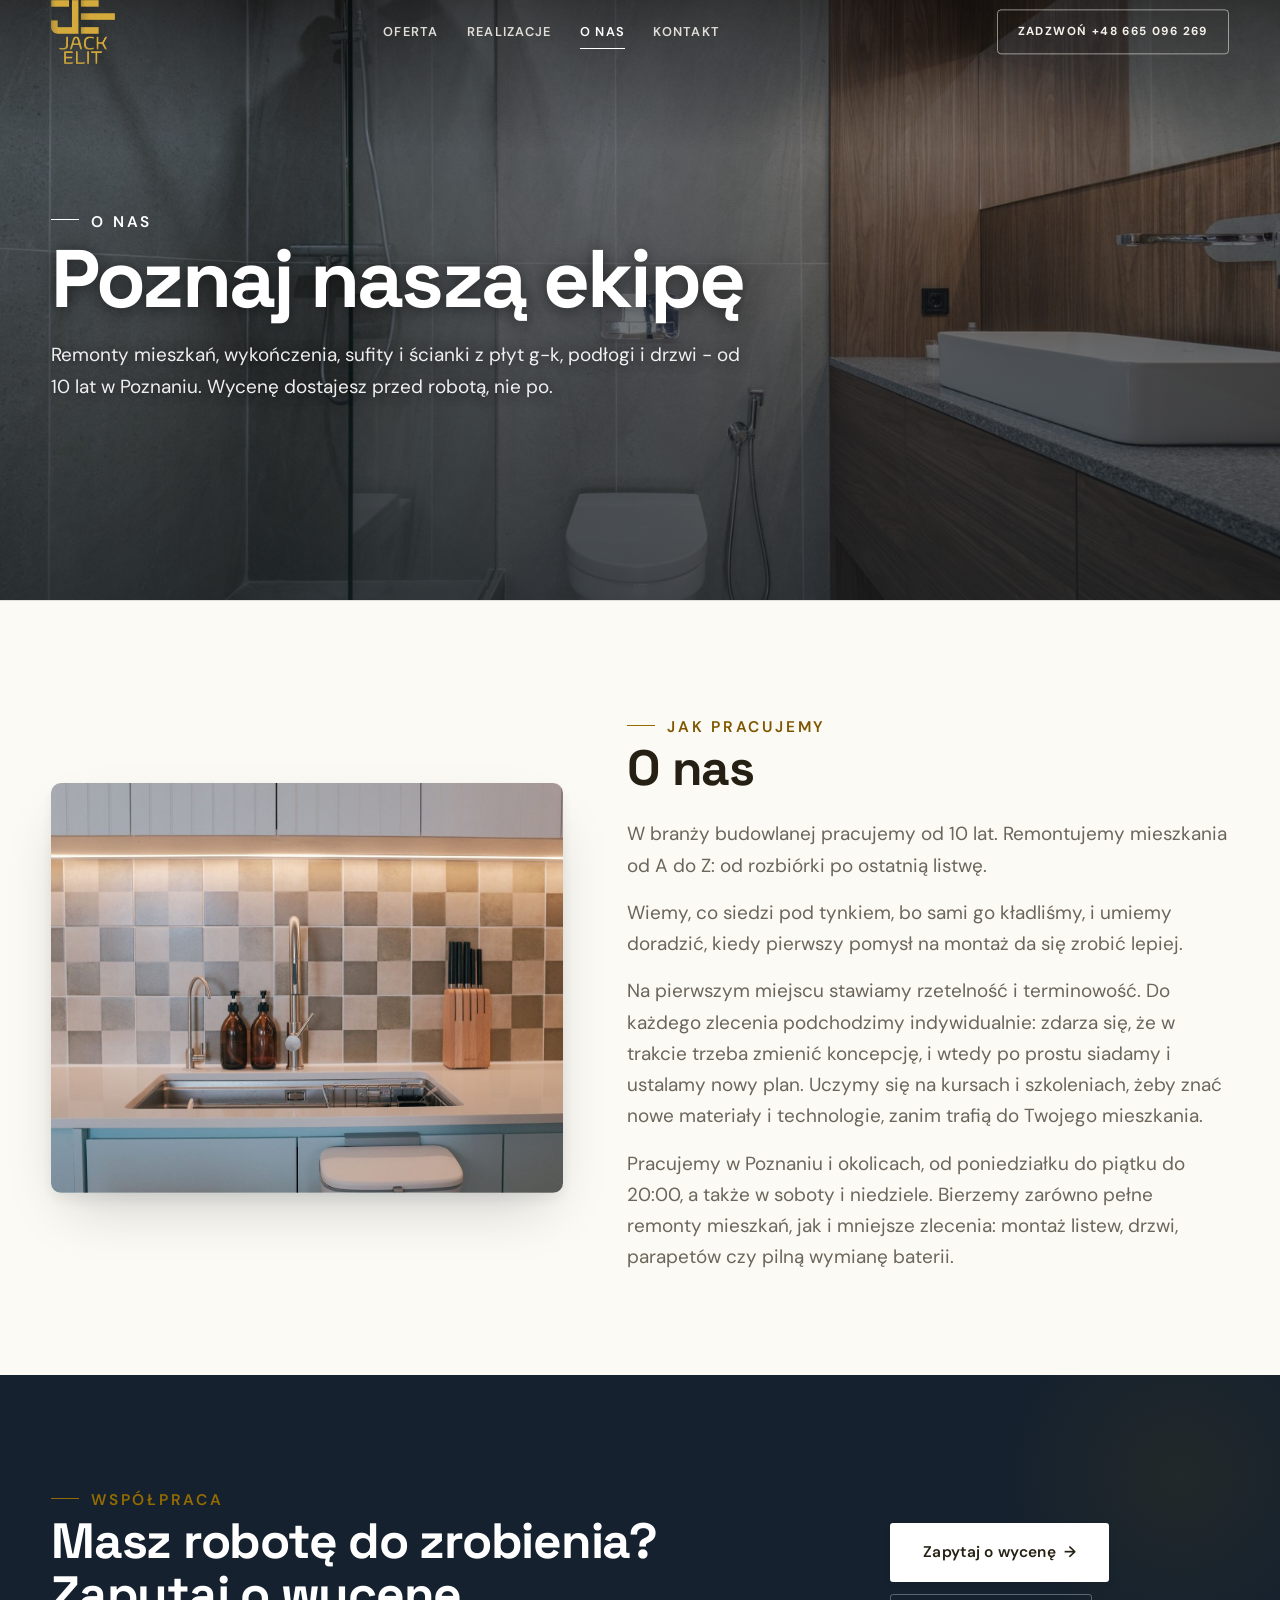
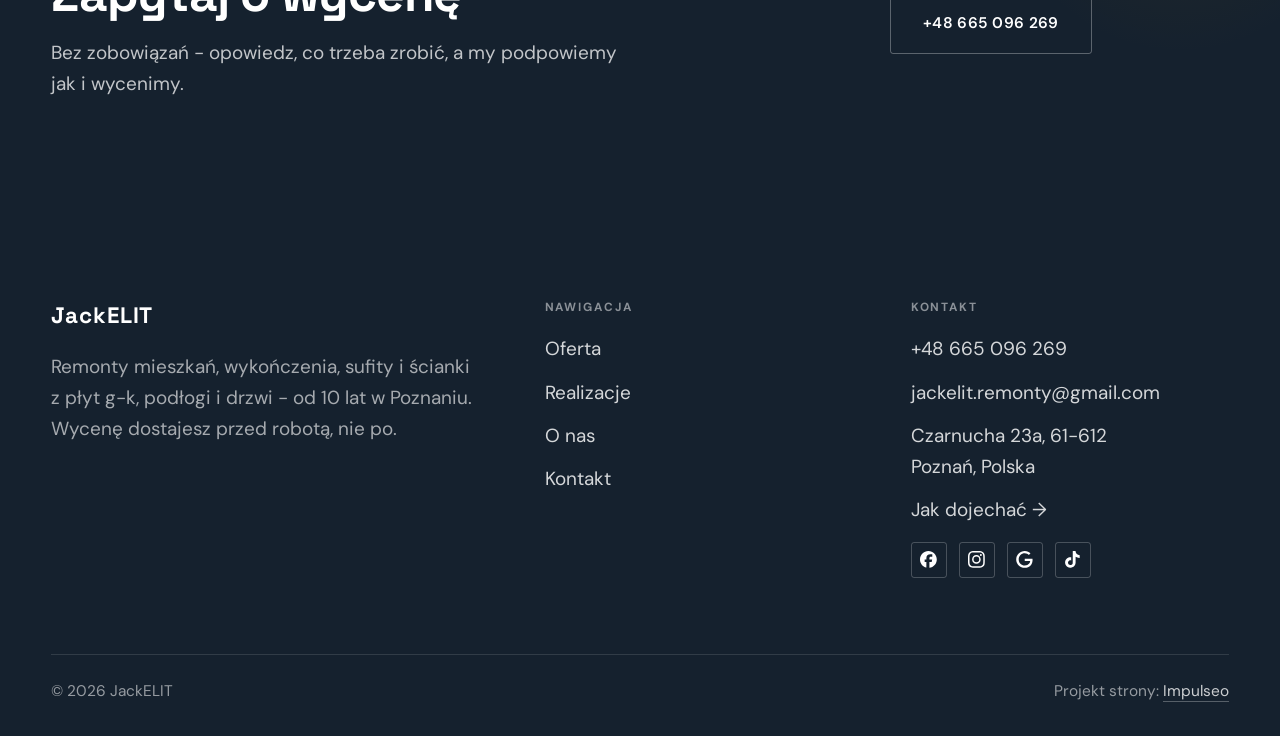
<file: o-nas.html>
<!DOCTYPE html>
<html lang="pl">
<head>
<meta charset="UTF-8">
<meta name="viewport" content="width=device-width, initial-scale=1.0">
<title>O nas - JackELIT</title>
<meta name="description" content="Remonty mieszkań w Poznaniu: wykończenia, płyty g-k, panele, drzwi, łazienki. Wycena przed rozpoczęciem prac. Zadzwoń: +48 665 096 269.">
<link rel="canonical" href="https://kris20032.github.io/jackelit/o-nas.html">
<meta name="robots" content="noindex, nofollow">
<meta property="og:type" content="website">
<meta property="og:locale" content="pl_PL">
<meta property="og:site_name" content="JackELIT">
<meta property="og:title" content="O nas - JackELIT">
<meta property="og:description" content="Remonty mieszkań w Poznaniu: wykończenia, płyty g-k, panele, drzwi, łazienki. Wycena przed rozpoczęciem prac. Zadzwoń: +48 665 096 269.">
<meta property="og:url" content="https://kris20032.github.io/jackelit/o-nas.html">
<meta property="og:image" content="https://kris20032.github.io/jackelit/img/og.jpg">
<meta property="og:image:width" content="1200">
<meta property="og:image:height" content="630">
<meta name="twitter:card" content="summary_large_image">
<link rel="preconnect" href="https://fonts.googleapis.com">
<link rel="preconnect" href="https://fonts.gstatic.com" crossorigin>
<link href="https://fonts.googleapis.com/css2?family=Space+Grotesk:wght@500;600;700&family=DM+Sans:opsz,wght@9..40,400;9..40,500;9..40,600&display=swap" rel="stylesheet">
<link rel="stylesheet" href="assets/styles.css?v=81eb49e2">
</head>
<body>

<header class="nav">
  <div class="wrap nav-inner">
    <a class="brand brand-has-logo" href="index.html"><img class="brand-logo" src="img/logo.png" alt="JackELIT" width="476" height="474" decoding="async"></a>
    <nav class="nav-links">
      <a href="oferta.html">Oferta</a>
      <a href="realizacje.html">Realizacje</a>
      <a href="o-nas.html" class="active" aria-current="page">O nas</a>
      <a href="kontakt.html">Kontakt</a>
      <a href="tel:+48665096269" class="btn btn-accent">Zadzwoń +48 665 096 269</a>
    </nav>
    <button class="nav-toggle" aria-label="Menu"><span></span><span></span><span></span></button>
  </div>
</header>

<main>
<section class="pagehead">
  <img src="img/g15.jpg" alt="JackELIT - Poznaj naszą ekipę" width="1600" height="1066" decoding="async">
  <div class="wrap">
    <span class="eyebrow">O nas</span>
    <h1>Poznaj naszą ekipę</h1>
    <p>Remonty mieszkań, wykończenia, sufity i ścianki z płyt g-k, podłogi i drzwi - od 10 lat w Poznaniu. Wycenę dostajesz przed robotą, nie po.</p>
  </div>
</section>
<section>
  <div class="wrap split">
    <div class="split-art reveal"><img src="img/g16.jpg" alt="JackELIT" loading="lazy" width="1600" height="1066" decoding="async"></div>
    <div class="split-copy reveal">
      <span class="eyebrow">Jak pracujemy</span>
      <h2>O nas</h2>
      <p class="muted">W branży budowlanej pracujemy od 10 lat. Remontujemy mieszkania od A do Z: od rozbiórki po ostatnią listwę.</p>
      <p class="muted">Wiemy, co siedzi pod tynkiem, bo sami go kładliśmy, i umiemy doradzić, kiedy pierwszy pomysł na montaż da się zrobić lepiej.</p>
      <p class="muted">Na pierwszym miejscu stawiamy rzetelność i terminowość. Do każdego zlecenia podchodzimy indywidualnie: zdarza się, że w trakcie trzeba zmienić koncepcję, i wtedy po prostu siadamy i ustalamy nowy plan. Uczymy się na kursach i szkoleniach, żeby znać nowe materiały i technologie, zanim trafią do Twojego mieszkania.</p>
      <p class="muted">Pracujemy w Poznaniu i okolicach, od poniedziałku do piątku do 20:00, a także w soboty i niedziele. Bierzemy zarówno pełne remonty mieszkań, jak i mniejsze zlecenia: montaż listew, drzwi, parapetów czy pilną wymianę baterii.</p>
    </div>
  </div>
</section>


<section class="cta">
  <div class="wrap">
    <div class="reveal">
      <span class="eyebrow">Współpraca</span>
      <h2>Masz robotę do zrobienia? Zapytaj o wycenę</h2>
      <p>Bez zobowiązań - opowiedz, co trzeba zrobić, a my podpowiemy jak i wycenimy.</p>
    </div>
    <div class="cta-actions reveal">
      <a href="kontakt.html" class="btn btn-light">Zapytaj o wycenę <span class="arr">→</span></a>
      <a href="tel:+48665096269" class="btn btn-ghost btn-ghost-cta">+48 665 096 269</a>
    </div>
  </div>
</section>
</main>

<footer>
  <div class="wrap">
    <div class="foot-grid">
      <div class="foot-brand">
        <div class="name">JackELIT</div>
        <p>Remonty mieszkań, wykończenia, sufity i ścianki z płyt g-k, podłogi i drzwi - od 10 lat w Poznaniu. Wycenę dostajesz przed robotą, nie po.</p>
      </div>
      <div class="foot-col">
        <h4>Nawigacja</h4>
        <a href="oferta.html">Oferta</a>
        <a href="realizacje.html">Realizacje</a>
        <a href="o-nas.html">O nas</a>
        <a href="kontakt.html">Kontakt</a>
      </div>
      <div class="foot-col">
        <h4>Kontakt</h4>
        <a href="tel:+48665096269">+48 665 096 269</a>
        <a href="mailto:jackelit.remonty@gmail.com">jackelit.remonty@gmail.com</a>
        <p>Czarnucha 23a, 61-612 Poznań, Polska</p>
        <a href="https://maps.google.com/?cid=9016500012795664557&g_mp=Cidnb29nbGUubWFwcy5wbGFjZXMudjEuUGxhY2VzLlNlYXJjaFRleHQQAhgEIAA" target="_blank" rel="noopener">Jak dojechać →</a>
      <div class="foot-soc">
        <a class="soc" href="https://www.facebook.com/p/Jack-ELIT-100088383559897/" target="_blank" rel="noopener" aria-label="Facebook - JackELIT"><svg viewBox="0 0 24 24" aria-hidden="true" focusable="false"><path d="M9.101 23.691v-7.98H6.627v-3.667h2.474v-1.58c0-4.085 1.848-5.978 5.858-5.978.401 0 .955.042 1.468.103a8.68 8.68 0 0 1 1.141.195v3.325a8.623 8.623 0 0 0-.653-.036 26.805 26.805 0 0 0-.733-.009c-.707 0-1.259.096-1.675.309a1.686 1.686 0 0 0-.679.622c-.258.42-.374.995-.374 1.752v1.297h3.919l-.386 2.103-.287 1.564h-3.246v8.245C19.396 23.238 24 18.179 24 12.044c0-6.627-5.373-12-12-12s-12 5.373-12 12c0 5.628 3.874 10.35 9.101 11.647Z" fill="currentColor"/></svg></a>
        <a class="soc" href="https://www.instagram.com/jackelit_/" target="_blank" rel="noopener" aria-label="Instagram - JackELIT"><svg viewBox="0 0 24 24" aria-hidden="true" focusable="false"><path d="M7.0301.084c-1.2768.0602-2.1487.264-2.911.5634-.7888.3075-1.4575.72-2.1228 1.3877-.6652.6677-1.075 1.3368-1.3802 2.127-.2954.7638-.4956 1.6365-.552 2.914-.0564 1.2775-.0689 1.6882-.0626 4.947.0062 3.2586.0206 3.6671.0825 4.9473.061 1.2765.264 2.1482.5635 2.9107.308.7889.72 1.4573 1.388 2.1228.6679.6655 1.3365 1.0743 2.1285 1.38.7632.295 1.6361.4961 2.9134.552 1.2773.056 1.6884.069 4.9462.0627 3.2578-.0062 3.668-.0207 4.9478-.0814 1.28-.0607 2.147-.2652 2.9098-.5633.7889-.3086 1.4578-.72 2.1228-1.3881.665-.6682 1.0745-1.3378 1.3795-2.1284.2957-.7632.4966-1.636.552-2.9124.056-1.2809.0692-1.6898.063-4.948-.0063-3.2583-.021-3.6668-.0817-4.9465-.0607-1.2797-.264-2.1487-.5633-2.9117-.3084-.7889-.72-1.4568-1.3876-2.1228C21.2982 1.33 20.628.9208 19.8378.6165 19.074.321 18.2017.1197 16.9244.0645 15.6471.0093 15.236-.005 11.977.0014 8.718.0076 8.31.0215 7.0301.0839m.1402 21.6932c-1.17-.0509-1.8053-.2453-2.2287-.408-.5606-.216-.96-.4771-1.3819-.895-.422-.4178-.6811-.8186-.9-1.378-.1644-.4234-.3624-1.058-.4171-2.228-.0595-1.2645-.072-1.6442-.079-4.848-.007-3.2037.0053-3.583.0607-4.848.05-1.169.2456-1.805.408-2.2282.216-.5613.4762-.96.895-1.3816.4188-.4217.8184-.6814 1.3783-.9003.423-.1651 1.0575-.3614 2.227-.4171 1.2655-.06 1.6447-.072 4.848-.079 3.2033-.007 3.5835.005 4.8495.0608 1.169.0508 1.8053.2445 2.228.408.5608.216.96.4754 1.3816.895.4217.4194.6816.8176.9005 1.3787.1653.4217.3617 1.056.4169 2.2263.0602 1.2655.0739 1.645.0796 4.848.0058 3.203-.0055 3.5834-.061 4.848-.051 1.17-.245 1.8055-.408 2.2294-.216.5604-.4763.96-.8954 1.3814-.419.4215-.8181.6811-1.3783.9-.4224.1649-1.0577.3617-2.2262.4174-1.2656.0595-1.6448.072-4.8493.079-3.2045.007-3.5825-.006-4.848-.0608M16.953 5.5864A1.44 1.44 0 1 0 18.39 4.144a1.44 1.44 0 0 0-1.437 1.4424M5.8385 12.012c.0067 3.4032 2.7706 6.1557 6.173 6.1493 3.4026-.0065 6.157-2.7701 6.1506-6.1733-.0065-3.4032-2.771-6.1565-6.174-6.1498-3.403.0067-6.156 2.771-6.1496 6.1738M8 12.0077a4 4 0 1 1 4.008 3.9921A3.9996 3.9996 0 0 1 8 12.0077" fill="currentColor"/></svg></a>
        <a class="soc" href="https://maps.google.com/?cid=9016500012795664557&g_mp=Cidnb29nbGUubWFwcy5wbGFjZXMudjEuUGxhY2VzLlNlYXJjaFRleHQQAhgEIAA" target="_blank" rel="noopener" aria-label="Google - JackELIT"><svg viewBox="0 0 24 24" aria-hidden="true" focusable="false"><path d="M12.48 10.92v3.28h7.84c-.24 1.84-.853 3.187-1.787 4.133-1.147 1.147-2.933 2.4-6.053 2.4-4.827 0-8.6-3.893-8.6-8.72s3.773-8.72 8.6-8.72c2.6 0 4.507 1.027 5.907 2.347l2.307-2.307C18.747 1.44 16.133 0 12.48 0 5.867 0 .307 5.387.307 12s5.56 12 12.173 12c3.573 0 6.267-1.173 8.373-3.36 2.16-2.16 2.84-5.213 2.84-7.667 0-.76-.053-1.467-.173-2.053H12.48z" fill="currentColor"/></svg></a>
        <a class="soc" href="https://www.tiktok.com/@jackelit2023" target="_blank" rel="noopener" aria-label="TikTok - JackELIT"><svg viewBox="0 0 24 24" aria-hidden="true" focusable="false"><path d="M12.525.02c1.31-.02 2.61-.01 3.91-.02.08 1.53.63 3.09 1.75 4.17 1.12 1.11 2.7 1.62 4.24 1.79v4.03c-1.44-.05-2.89-.35-4.2-.97-.57-.26-1.1-.59-1.62-.93-.01 2.92.01 5.84-.02 8.75-.08 1.4-.54 2.79-1.35 3.94-1.31 1.92-3.58 3.17-5.91 3.21-1.43.08-2.86-.31-4.08-1.03-2.02-1.19-3.44-3.37-3.65-5.71-.02-.5-.03-1-.01-1.49.18-1.9 1.12-3.72 2.58-4.96 1.66-1.44 3.98-2.13 6.15-1.72.02 1.48-.04 2.96-.04 4.44-.99-.32-2.15-.23-3.02.37-.63.41-1.11 1.04-1.36 1.75-.21.51-.15 1.07-.14 1.61.24 1.64 1.82 3.02 3.5 2.87 1.12-.01 2.19-.66 2.77-1.61.19-.33.4-.67.41-1.06.1-1.79.06-3.57.07-5.36.01-4.03-.01-8.05.02-12.07z" fill="currentColor"/></svg></a>
      </div>
      </div>
    </div>
    <div class="foot-bot">
      <span>© 2026 JackELIT</span>
      <span>Projekt strony: <a class="foot-credit" href="https://impulseo.pl" target="_blank" rel="noopener">Impulseo</a></span>
    </div>
  </div>
</footer>
<div class="sticky-call"><a class="sc-call" href="tel:+48665096269"><svg class="ico-tel" width="16" height="16" viewBox="0 0 24 24" fill="none" aria-hidden="true"><path d="M6.6 10.8a15.5 15.5 0 0 0 6.6 6.6l2.2-2.2a1 1 0 0 1 1-.24 11.4 11.4 0 0 0 3.6.58 1 1 0 0 1 1 1V20a1 1 0 0 1-1 1A17 17 0 0 1 3 4a1 1 0 0 1 1-1h3.5a1 1 0 0 1 1 1c0 1.25.2 2.46.58 3.6a1 1 0 0 1-.25 1l-2.23 2.2Z" fill="currentColor"/></svg> Zadzwoń</a><a class="sc-quote" href="kontakt.html">Zadzwoń: +48 665 096 269</a></div>
<div class="demo-wazne" data-do="2026-11-01" data-cykl="3" hidden><svg class="dw-ico" width="13" height="13" viewBox="0 0 24 24" fill="none" aria-hidden="true"><circle cx="12" cy="12" r="8.6" stroke="currentColor" stroke-width="1.8"/><path d="M12 7.2V12l3.3 2" stroke="currentColor" stroke-width="1.8" stroke-linecap="round"/></svg><span class="dw-txt"></span></div>

<script src="assets/main.js"></script>
</body>
</html>
</file>
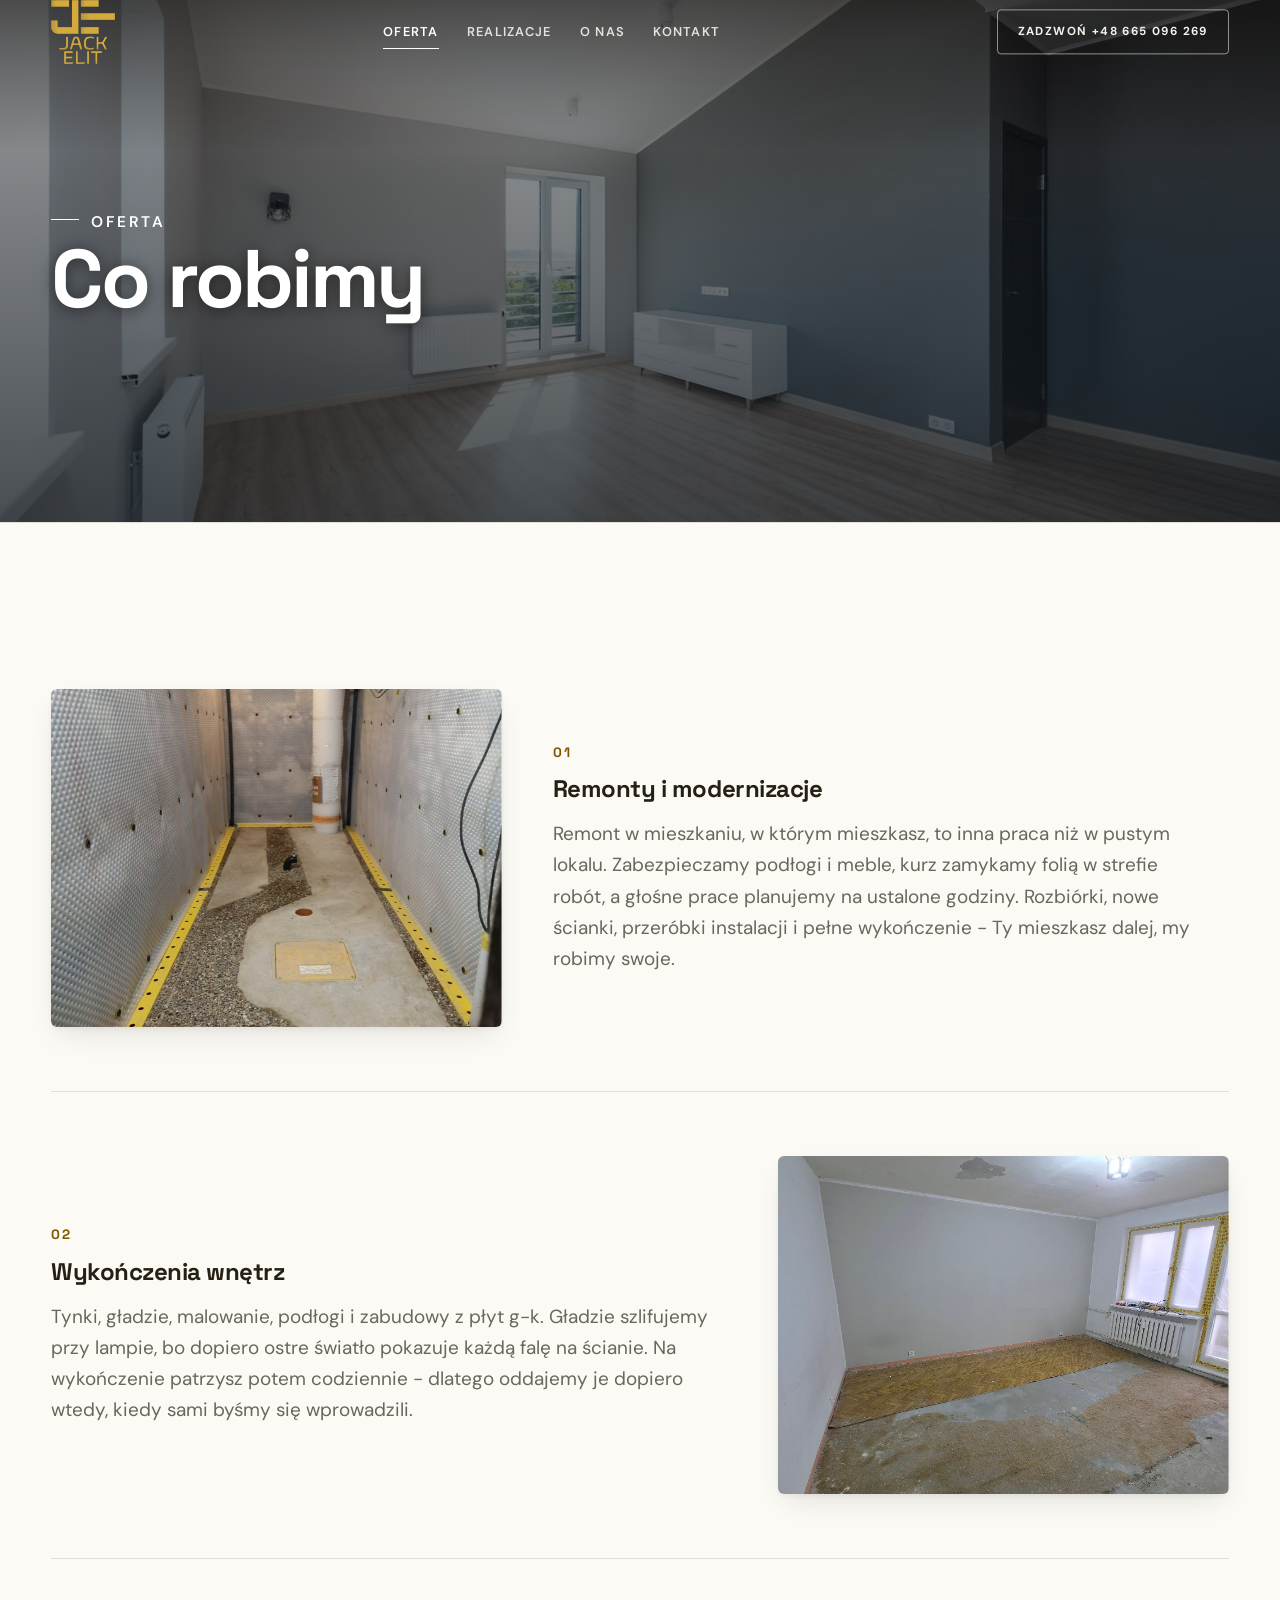
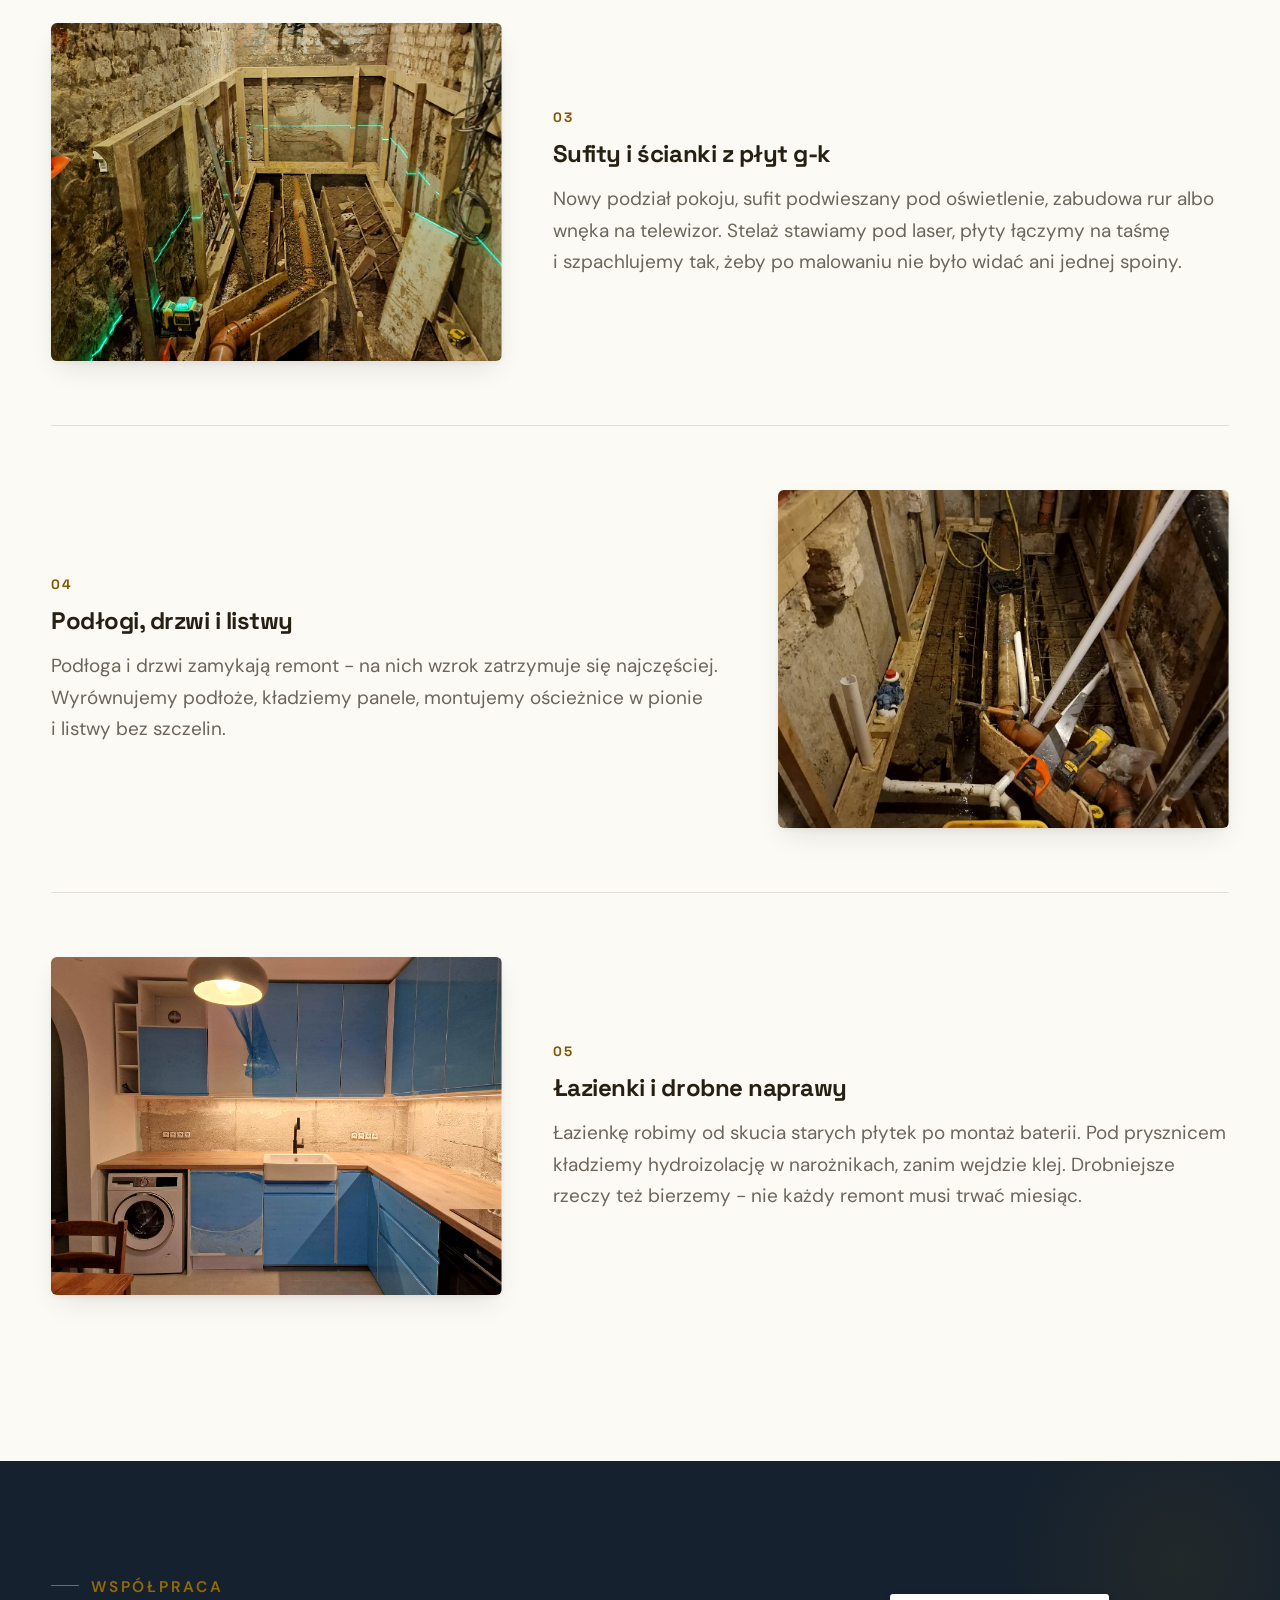
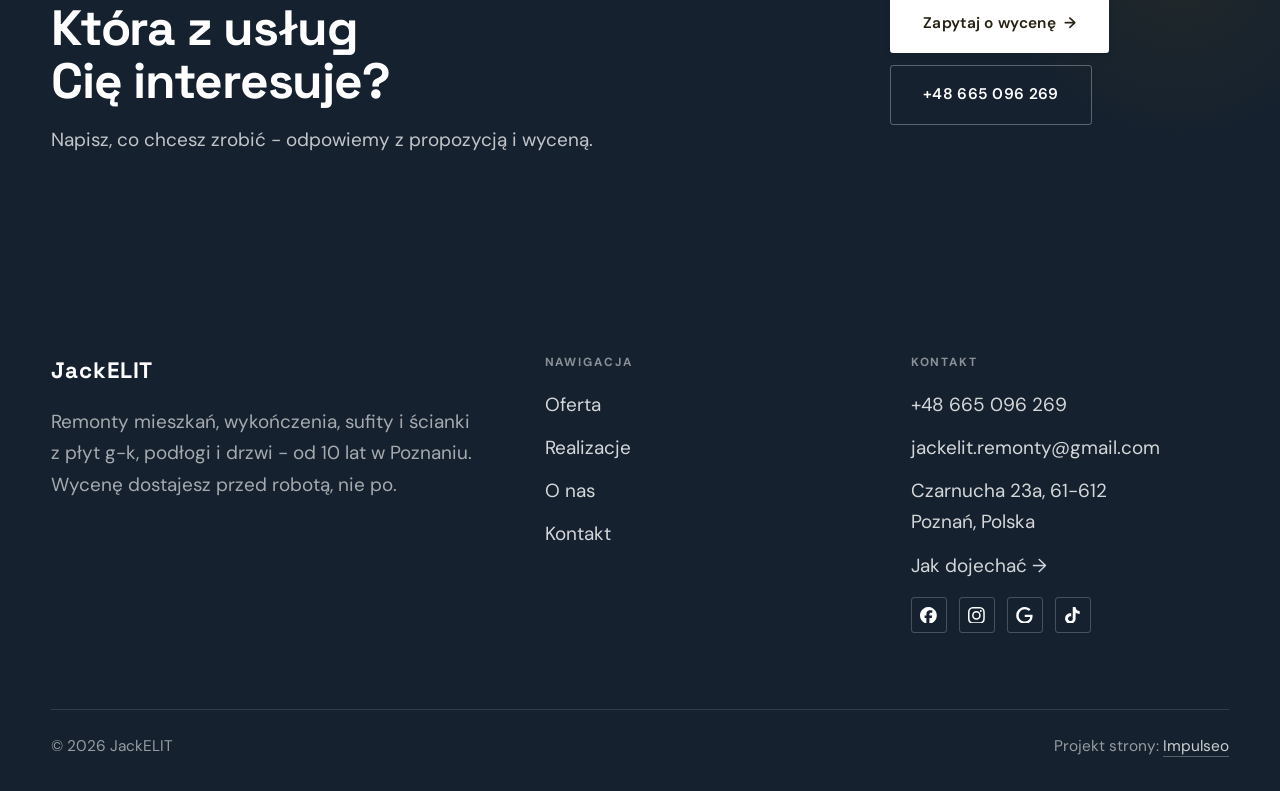
<file: oferta.html>
<!DOCTYPE html>
<html lang="pl">
<head>
<meta charset="UTF-8">
<meta name="viewport" content="width=device-width, initial-scale=1.0">
<title>Oferta - JackELIT</title>
<meta name="description" content="Remonty mieszkań w Poznaniu: wykończenia, płyty g-k, panele, drzwi, łazienki. Wycena przed rozpoczęciem prac. Zadzwoń: +48 665 096 269.">
<link rel="canonical" href="https://kris20032.github.io/jackelit/oferta.html">
<meta name="robots" content="noindex, nofollow">
<meta property="og:type" content="website">
<meta property="og:locale" content="pl_PL">
<meta property="og:site_name" content="JackELIT">
<meta property="og:title" content="Oferta - JackELIT">
<meta property="og:description" content="Remonty mieszkań w Poznaniu: wykończenia, płyty g-k, panele, drzwi, łazienki. Wycena przed rozpoczęciem prac. Zadzwoń: +48 665 096 269.">
<meta property="og:url" content="https://kris20032.github.io/jackelit/oferta.html">
<meta property="og:image" content="https://kris20032.github.io/jackelit/img/og.jpg">
<meta property="og:image:width" content="1200">
<meta property="og:image:height" content="630">
<meta name="twitter:card" content="summary_large_image">
<link rel="preconnect" href="https://fonts.googleapis.com">
<link rel="preconnect" href="https://fonts.gstatic.com" crossorigin>
<link href="https://fonts.googleapis.com/css2?family=Space+Grotesk:wght@500;600;700&family=DM+Sans:opsz,wght@9..40,400;9..40,500;9..40,600&display=swap" rel="stylesheet">
<link rel="stylesheet" href="assets/styles.css?v=81eb49e2">
</head>
<body>

<header class="nav">
  <div class="wrap nav-inner">
    <a class="brand brand-has-logo" href="index.html"><img class="brand-logo" src="img/logo.png" alt="JackELIT" width="476" height="474" decoding="async"></a>
    <nav class="nav-links">
      <a href="oferta.html" class="active" aria-current="page">Oferta</a>
      <a href="realizacje.html">Realizacje</a>
      <a href="o-nas.html">O nas</a>
      <a href="kontakt.html">Kontakt</a>
      <a href="tel:+48665096269" class="btn btn-accent">Zadzwoń +48 665 096 269</a>
    </nav>
    <button class="nav-toggle" aria-label="Menu"><span></span><span></span><span></span></button>
  </div>
</header>

<main>
<section class="pagehead">
  <img src="img/g14.jpg" alt="JackELIT - Co robimy" width="1600" height="1068" decoding="async">
  <div class="wrap">
    <span class="eyebrow">Oferta</span>
    <h1>Co robimy</h1>
  </div>
</section>
<section>
  <div class="wrap">
    <div class="svc-row reveal">
      <div class="svc-row-art"><img src="img/g9.jpg" alt="Remonty i modernizacje" loading="lazy" width="1432" height="1956" decoding="async"></div>
      <div>
        <span class="num">01</span>
        <h3>Remonty i modernizacje</h3>
        <p class="muted">Remont w mieszkaniu, w którym mieszkasz, to inna praca niż w pustym lokalu. Zabezpieczamy podłogi i meble, kurz zamykamy folią w strefie robót, a głośne prace planujemy na ustalone godziny. Rozbiórki, nowe ścianki, przeróbki instalacji i pełne wykończenie - Ty mieszkasz dalej, my robimy swoje.</p>
      </div>
    </div>
    <div class="svc-row rev reveal">
      <div class="svc-row-art"><img src="img/g10.jpg" alt="Wykończenia wnętrz" loading="lazy" width="1600" height="2133" decoding="async"></div>
      <div>
        <span class="num">02</span>
        <h3>Wykończenia wnętrz</h3>
        <p class="muted">Tynki, gładzie, malowanie, podłogi i zabudowy z płyt g-k. Gładzie szlifujemy przy lampie, bo dopiero ostre światło pokazuje każdą falę na ścianie. Na wykończenie patrzysz potem codziennie - dlatego oddajemy je dopiero wtedy, kiedy sami byśmy się wprowadzili.</p>
      </div>
    </div>
    <div class="svc-row reveal">
      <div class="svc-row-art"><img src="img/g12.jpg" alt="Sufity i ścianki z płyt g-k" loading="lazy" width="1200" height="1600" decoding="async"></div>
      <div>
        <span class="num">03</span>
        <h3>Sufity i ścianki z płyt g-k</h3>
        <p class="muted">Nowy podział pokoju, sufit podwieszany pod oświetlenie, zabudowa rur albo wnęka na telewizor. Stelaż stawiamy pod laser, płyty łączymy na taśmę i szpachlujemy tak, żeby po malowaniu nie było widać ani jednej spoiny.</p>
      </div>
    </div>
    <div class="svc-row rev reveal">
      <div class="svc-row-art"><img src="img/g13.jpg" alt="Podłogi, drzwi i listwy" loading="lazy" width="1200" height="1600" decoding="async"></div>
      <div>
        <span class="num">04</span>
        <h3>Podłogi, drzwi i listwy</h3>
        <p class="muted">Podłoga i drzwi zamykają remont - na nich wzrok zatrzymuje się najczęściej. Wyrównujemy podłoże, kładziemy panele, montujemy ościeżnice w pionie i listwy bez szczelin.</p>
      </div>
    </div>
    <div class="svc-row reveal">
      <div class="svc-row-art"><img src="img/about.jpg" alt="Łazienki i drobne naprawy" loading="lazy" width="1600" height="1200" decoding="async"></div>
      <div>
        <span class="num">05</span>
        <h3>Łazienki i drobne naprawy</h3>
        <p class="muted">Łazienkę robimy od skucia starych płytek po montaż baterii. Pod prysznicem kładziemy hydroizolację w narożnikach, zanim wejdzie klej. Drobniejsze rzeczy też bierzemy - nie każdy remont musi trwać miesiąc.</p>
      </div>
    </div>
  </div>
</section>

<section class="cta">
  <div class="wrap">
    <div class="reveal">
      <span class="eyebrow">Współpraca</span>
      <h2>Która z usług Cię interesuje?</h2>
      <p>Napisz, co chcesz zrobić - odpowiemy z propozycją i wyceną.</p>
    </div>
    <div class="cta-actions reveal">
      <a href="kontakt.html" class="btn btn-light">Zapytaj o wycenę <span class="arr">→</span></a>
      <a href="tel:+48665096269" class="btn btn-ghost btn-ghost-cta">+48 665 096 269</a>
    </div>
  </div>
</section>
</main>

<footer>
  <div class="wrap">
    <div class="foot-grid">
      <div class="foot-brand">
        <div class="name">JackELIT</div>
        <p>Remonty mieszkań, wykończenia, sufity i ścianki z płyt g-k, podłogi i drzwi - od 10 lat w Poznaniu. Wycenę dostajesz przed robotą, nie po.</p>
      </div>
      <div class="foot-col">
        <h4>Nawigacja</h4>
        <a href="oferta.html">Oferta</a>
        <a href="realizacje.html">Realizacje</a>
        <a href="o-nas.html">O nas</a>
        <a href="kontakt.html">Kontakt</a>
      </div>
      <div class="foot-col">
        <h4>Kontakt</h4>
        <a href="tel:+48665096269">+48 665 096 269</a>
        <a href="mailto:jackelit.remonty@gmail.com">jackelit.remonty@gmail.com</a>
        <p>Czarnucha 23a, 61-612 Poznań, Polska</p>
        <a href="https://maps.google.com/?cid=9016500012795664557&g_mp=Cidnb29nbGUubWFwcy5wbGFjZXMudjEuUGxhY2VzLlNlYXJjaFRleHQQAhgEIAA" target="_blank" rel="noopener">Jak dojechać →</a>
      <div class="foot-soc">
        <a class="soc" href="https://www.facebook.com/p/Jack-ELIT-100088383559897/" target="_blank" rel="noopener" aria-label="Facebook - JackELIT"><svg viewBox="0 0 24 24" aria-hidden="true" focusable="false"><path d="M9.101 23.691v-7.98H6.627v-3.667h2.474v-1.58c0-4.085 1.848-5.978 5.858-5.978.401 0 .955.042 1.468.103a8.68 8.68 0 0 1 1.141.195v3.325a8.623 8.623 0 0 0-.653-.036 26.805 26.805 0 0 0-.733-.009c-.707 0-1.259.096-1.675.309a1.686 1.686 0 0 0-.679.622c-.258.42-.374.995-.374 1.752v1.297h3.919l-.386 2.103-.287 1.564h-3.246v8.245C19.396 23.238 24 18.179 24 12.044c0-6.627-5.373-12-12-12s-12 5.373-12 12c0 5.628 3.874 10.35 9.101 11.647Z" fill="currentColor"/></svg></a>
        <a class="soc" href="https://www.instagram.com/jackelit_/" target="_blank" rel="noopener" aria-label="Instagram - JackELIT"><svg viewBox="0 0 24 24" aria-hidden="true" focusable="false"><path d="M7.0301.084c-1.2768.0602-2.1487.264-2.911.5634-.7888.3075-1.4575.72-2.1228 1.3877-.6652.6677-1.075 1.3368-1.3802 2.127-.2954.7638-.4956 1.6365-.552 2.914-.0564 1.2775-.0689 1.6882-.0626 4.947.0062 3.2586.0206 3.6671.0825 4.9473.061 1.2765.264 2.1482.5635 2.9107.308.7889.72 1.4573 1.388 2.1228.6679.6655 1.3365 1.0743 2.1285 1.38.7632.295 1.6361.4961 2.9134.552 1.2773.056 1.6884.069 4.9462.0627 3.2578-.0062 3.668-.0207 4.9478-.0814 1.28-.0607 2.147-.2652 2.9098-.5633.7889-.3086 1.4578-.72 2.1228-1.3881.665-.6682 1.0745-1.3378 1.3795-2.1284.2957-.7632.4966-1.636.552-2.9124.056-1.2809.0692-1.6898.063-4.948-.0063-3.2583-.021-3.6668-.0817-4.9465-.0607-1.2797-.264-2.1487-.5633-2.9117-.3084-.7889-.72-1.4568-1.3876-2.1228C21.2982 1.33 20.628.9208 19.8378.6165 19.074.321 18.2017.1197 16.9244.0645 15.6471.0093 15.236-.005 11.977.0014 8.718.0076 8.31.0215 7.0301.0839m.1402 21.6932c-1.17-.0509-1.8053-.2453-2.2287-.408-.5606-.216-.96-.4771-1.3819-.895-.422-.4178-.6811-.8186-.9-1.378-.1644-.4234-.3624-1.058-.4171-2.228-.0595-1.2645-.072-1.6442-.079-4.848-.007-3.2037.0053-3.583.0607-4.848.05-1.169.2456-1.805.408-2.2282.216-.5613.4762-.96.895-1.3816.4188-.4217.8184-.6814 1.3783-.9003.423-.1651 1.0575-.3614 2.227-.4171 1.2655-.06 1.6447-.072 4.848-.079 3.2033-.007 3.5835.005 4.8495.0608 1.169.0508 1.8053.2445 2.228.408.5608.216.96.4754 1.3816.895.4217.4194.6816.8176.9005 1.3787.1653.4217.3617 1.056.4169 2.2263.0602 1.2655.0739 1.645.0796 4.848.0058 3.203-.0055 3.5834-.061 4.848-.051 1.17-.245 1.8055-.408 2.2294-.216.5604-.4763.96-.8954 1.3814-.419.4215-.8181.6811-1.3783.9-.4224.1649-1.0577.3617-2.2262.4174-1.2656.0595-1.6448.072-4.8493.079-3.2045.007-3.5825-.006-4.848-.0608M16.953 5.5864A1.44 1.44 0 1 0 18.39 4.144a1.44 1.44 0 0 0-1.437 1.4424M5.8385 12.012c.0067 3.4032 2.7706 6.1557 6.173 6.1493 3.4026-.0065 6.157-2.7701 6.1506-6.1733-.0065-3.4032-2.771-6.1565-6.174-6.1498-3.403.0067-6.156 2.771-6.1496 6.1738M8 12.0077a4 4 0 1 1 4.008 3.9921A3.9996 3.9996 0 0 1 8 12.0077" fill="currentColor"/></svg></a>
        <a class="soc" href="https://maps.google.com/?cid=9016500012795664557&g_mp=Cidnb29nbGUubWFwcy5wbGFjZXMudjEuUGxhY2VzLlNlYXJjaFRleHQQAhgEIAA" target="_blank" rel="noopener" aria-label="Google - JackELIT"><svg viewBox="0 0 24 24" aria-hidden="true" focusable="false"><path d="M12.48 10.92v3.28h7.84c-.24 1.84-.853 3.187-1.787 4.133-1.147 1.147-2.933 2.4-6.053 2.4-4.827 0-8.6-3.893-8.6-8.72s3.773-8.72 8.6-8.72c2.6 0 4.507 1.027 5.907 2.347l2.307-2.307C18.747 1.44 16.133 0 12.48 0 5.867 0 .307 5.387.307 12s5.56 12 12.173 12c3.573 0 6.267-1.173 8.373-3.36 2.16-2.16 2.84-5.213 2.84-7.667 0-.76-.053-1.467-.173-2.053H12.48z" fill="currentColor"/></svg></a>
        <a class="soc" href="https://www.tiktok.com/@jackelit2023" target="_blank" rel="noopener" aria-label="TikTok - JackELIT"><svg viewBox="0 0 24 24" aria-hidden="true" focusable="false"><path d="M12.525.02c1.31-.02 2.61-.01 3.91-.02.08 1.53.63 3.09 1.75 4.17 1.12 1.11 2.7 1.62 4.24 1.79v4.03c-1.44-.05-2.89-.35-4.2-.97-.57-.26-1.1-.59-1.62-.93-.01 2.92.01 5.84-.02 8.75-.08 1.4-.54 2.79-1.35 3.94-1.31 1.92-3.58 3.17-5.91 3.21-1.43.08-2.86-.31-4.08-1.03-2.02-1.19-3.44-3.37-3.65-5.71-.02-.5-.03-1-.01-1.49.18-1.9 1.12-3.72 2.58-4.96 1.66-1.44 3.98-2.13 6.15-1.72.02 1.48-.04 2.96-.04 4.44-.99-.32-2.15-.23-3.02.37-.63.41-1.11 1.04-1.36 1.75-.21.51-.15 1.07-.14 1.61.24 1.64 1.82 3.02 3.5 2.87 1.12-.01 2.19-.66 2.77-1.61.19-.33.4-.67.41-1.06.1-1.79.06-3.57.07-5.36.01-4.03-.01-8.05.02-12.07z" fill="currentColor"/></svg></a>
      </div>
      </div>
    </div>
    <div class="foot-bot">
      <span>© 2026 JackELIT</span>
      <span>Projekt strony: <a class="foot-credit" href="https://impulseo.pl" target="_blank" rel="noopener">Impulseo</a></span>
    </div>
  </div>
</footer>
<div class="sticky-call"><a class="sc-call" href="tel:+48665096269"><svg class="ico-tel" width="16" height="16" viewBox="0 0 24 24" fill="none" aria-hidden="true"><path d="M6.6 10.8a15.5 15.5 0 0 0 6.6 6.6l2.2-2.2a1 1 0 0 1 1-.24 11.4 11.4 0 0 0 3.6.58 1 1 0 0 1 1 1V20a1 1 0 0 1-1 1A17 17 0 0 1 3 4a1 1 0 0 1 1-1h3.5a1 1 0 0 1 1 1c0 1.25.2 2.46.58 3.6a1 1 0 0 1-.25 1l-2.23 2.2Z" fill="currentColor"/></svg> Zadzwoń</a><a class="sc-quote" href="kontakt.html">Zadzwoń: +48 665 096 269</a></div>
<div class="demo-wazne" data-do="2026-11-01" data-cykl="3" hidden><svg class="dw-ico" width="13" height="13" viewBox="0 0 24 24" fill="none" aria-hidden="true"><circle cx="12" cy="12" r="8.6" stroke="currentColor" stroke-width="1.8"/><path d="M12 7.2V12l3.3 2" stroke="currentColor" stroke-width="1.8" stroke-linecap="round"/></svg><span class="dw-txt"></span></div>

<script src="assets/main.js"></script>
</body>
</html>
</file>
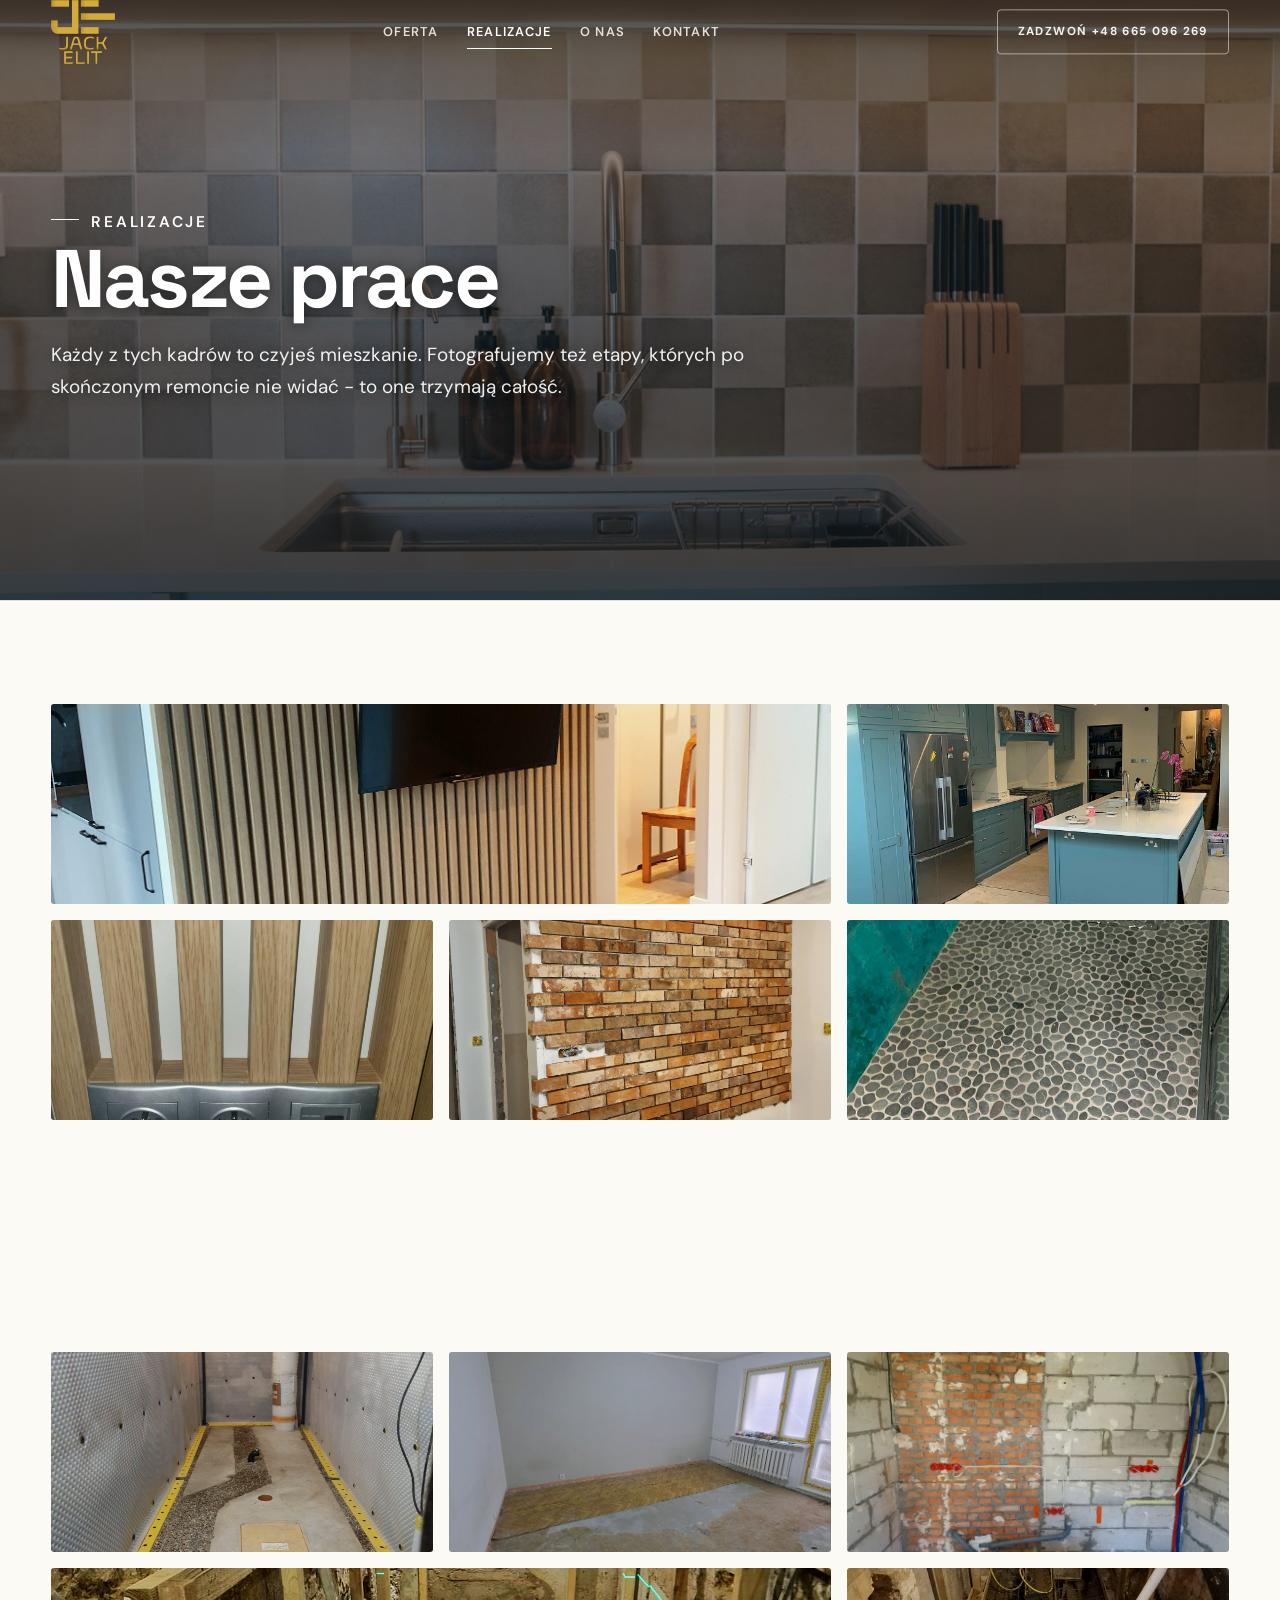
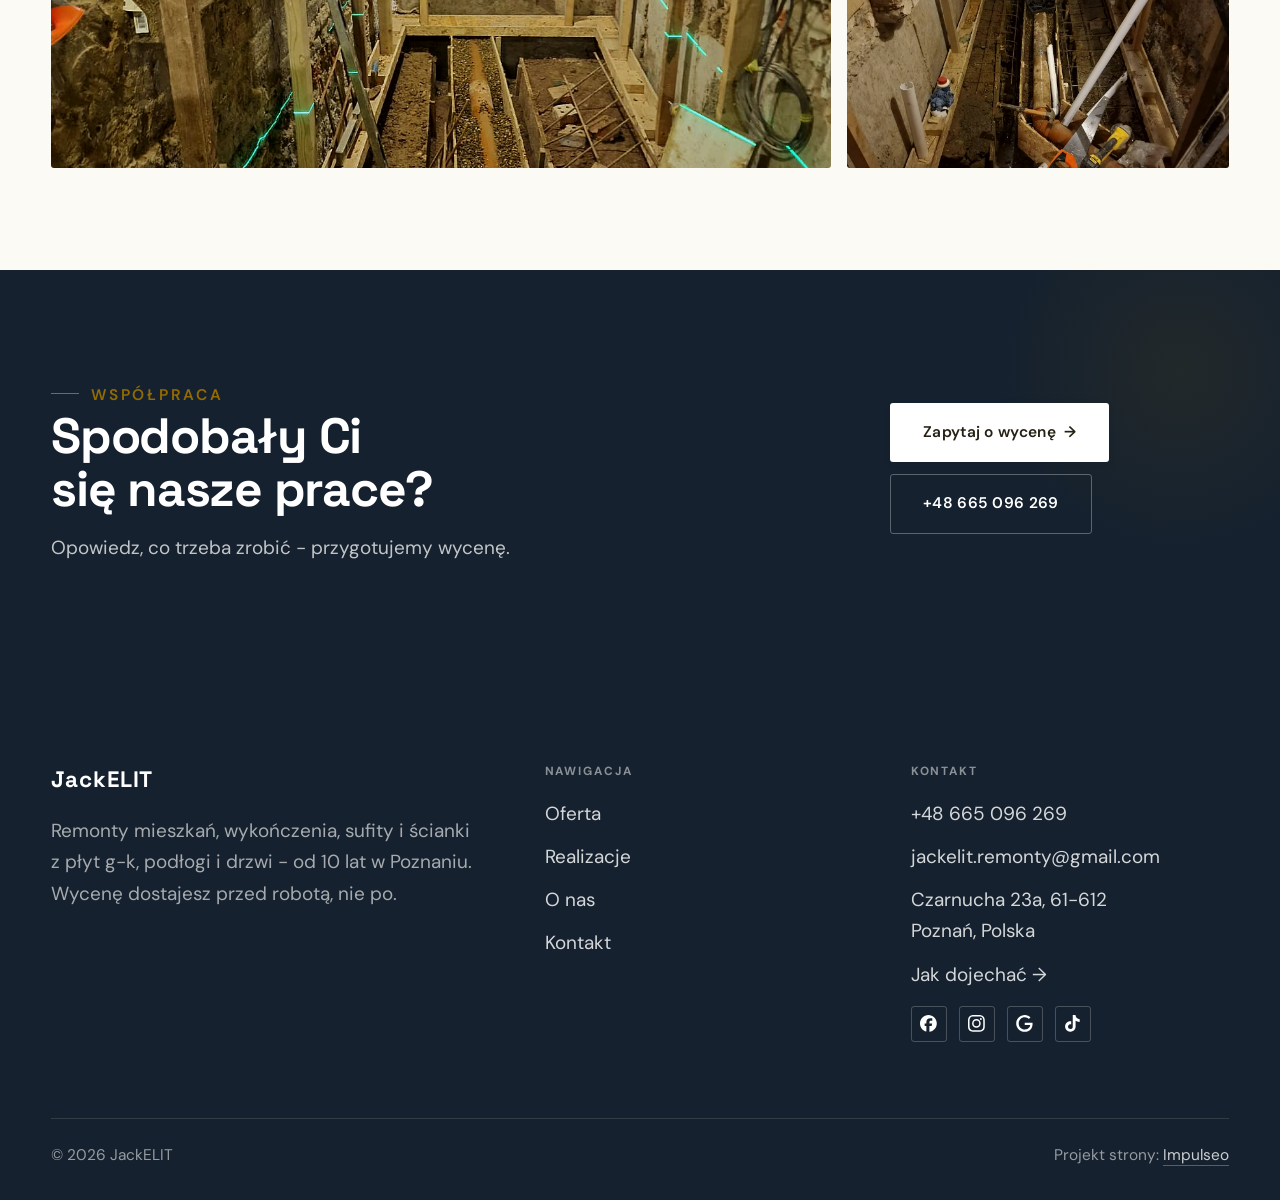
<file: realizacje.html>
<!DOCTYPE html>
<html lang="pl">
<head>
<meta charset="UTF-8">
<meta name="viewport" content="width=device-width, initial-scale=1.0">
<title>Realizacje - JackELIT</title>
<meta name="description" content="Realizacje JackELIT: Remont mieszkania, Wykończenie wnętrza, Ścianka z lameli, Cegła na ścianie, Płyty g-k">
<link rel="canonical" href="https://kris20032.github.io/jackelit/realizacje.html">
<meta name="robots" content="noindex, nofollow">
<meta property="og:type" content="website">
<meta property="og:locale" content="pl_PL">
<meta property="og:site_name" content="JackELIT">
<meta property="og:title" content="Realizacje - JackELIT">
<meta property="og:description" content="Realizacje JackELIT: Remont mieszkania, Wykończenie wnętrza, Ścianka z lameli, Cegła na ścianie, Płyty g-k">
<meta property="og:url" content="https://kris20032.github.io/jackelit/realizacje.html">
<meta property="og:image" content="https://kris20032.github.io/jackelit/img/og.jpg">
<meta property="og:image:width" content="1200">
<meta property="og:image:height" content="630">
<meta name="twitter:card" content="summary_large_image">
<link rel="preconnect" href="https://fonts.googleapis.com">
<link rel="preconnect" href="https://fonts.gstatic.com" crossorigin>
<link href="https://fonts.googleapis.com/css2?family=Space+Grotesk:wght@500;600;700&family=DM+Sans:opsz,wght@9..40,400;9..40,500;9..40,600&display=swap" rel="stylesheet">
<link rel="stylesheet" href="assets/styles.css?v=81eb49e2">
</head>
<body>

<header class="nav">
  <div class="wrap nav-inner">
    <a class="brand brand-has-logo" href="index.html"><img class="brand-logo" src="img/logo.png" alt="JackELIT" width="476" height="474" decoding="async"></a>
    <nav class="nav-links">
      <a href="oferta.html">Oferta</a>
      <a href="realizacje.html" class="active" aria-current="page">Realizacje</a>
      <a href="o-nas.html">O nas</a>
      <a href="kontakt.html">Kontakt</a>
      <a href="tel:+48665096269" class="btn btn-accent">Zadzwoń +48 665 096 269</a>
    </nav>
    <button class="nav-toggle" aria-label="Menu"><span></span><span></span><span></span></button>
  </div>
</header>

<main>
<section class="pagehead">
  <img src="img/g16.jpg" alt="JackELIT - Nasze prace" width="1600" height="1066" decoding="async">
  <div class="wrap">
    <span class="eyebrow">Realizacje</span>
    <h1>Nasze prace</h1>
    <p>Każdy z tych kadrów to czyjeś mieszkanie. Fotografujemy też etapy, których po skończonym remoncie nie widać - to one trzymają całość.</p>
  </div>
</section>
<section>
  <div class="wrap">
    <div class="gallery">
      <div class="tile t-two3 reveal"><img src="img/g1.jpg" alt="JackELIT" loading="lazy" width="1600" height="2133" decoding="async"></div>
      <div class="tile t-third reveal"><img src="img/g2.jpg" alt="JackELIT" loading="lazy" width="1242" height="1656" decoding="async"></div>
      <div class="tile t-third reveal"><img src="img/g3.jpg" alt="JackELIT" loading="lazy" width="1476" height="1990" decoding="async"></div>
      <div class="tile t-third reveal"><img src="img/g4.jpg" alt="JackELIT" loading="lazy" width="1464" height="2018" decoding="async"></div>
      <div class="tile t-third reveal"><img src="img/g5.jpg" alt="JackELIT" loading="lazy" width="1242" height="1656" decoding="async"></div>
      <div class="tile t-third reveal"><img src="img/g6.jpg" alt="JackELIT" loading="lazy" width="1512" height="2016" decoding="async"></div>
      <div class="tile t-two3 reveal"><img src="img/g8.jpg" alt="JackELIT" loading="lazy" width="1600" height="2133" decoding="async"></div>
      <div class="tile t-third reveal"><img src="img/g9.jpg" alt="JackELIT" loading="lazy" width="1432" height="1956" decoding="async"></div>
      <div class="tile t-third reveal"><img src="img/g10.jpg" alt="JackELIT" loading="lazy" width="1600" height="2133" decoding="async"></div>
      <div class="tile t-third reveal"><img src="img/g11.jpg" alt="JackELIT" loading="lazy" width="1564" height="1168" decoding="async"></div>
      <div class="tile t-two3 reveal"><img src="img/g12.jpg" alt="JackELIT" loading="lazy" width="1200" height="1600" decoding="async"></div>
      <div class="tile t-third reveal"><img src="img/g13.jpg" alt="JackELIT" loading="lazy" width="1200" height="1600" decoding="async"></div>
    </div>
  </div>
</section>
<section class="cta">
  <div class="wrap">
    <div class="reveal">
      <span class="eyebrow">Współpraca</span>
      <h2>Spodobały Ci się nasze prace?</h2>
      <p>Opowiedz, co trzeba zrobić - przygotujemy wycenę.</p>
    </div>
    <div class="cta-actions reveal">
      <a href="kontakt.html" class="btn btn-light">Zapytaj o wycenę <span class="arr">→</span></a>
      <a href="tel:+48665096269" class="btn btn-ghost btn-ghost-cta">+48 665 096 269</a>
    </div>
  </div>
</section>
</main>

<footer>
  <div class="wrap">
    <div class="foot-grid">
      <div class="foot-brand">
        <div class="name">JackELIT</div>
        <p>Remonty mieszkań, wykończenia, sufity i ścianki z płyt g-k, podłogi i drzwi - od 10 lat w Poznaniu. Wycenę dostajesz przed robotą, nie po.</p>
      </div>
      <div class="foot-col">
        <h4>Nawigacja</h4>
        <a href="oferta.html">Oferta</a>
        <a href="realizacje.html">Realizacje</a>
        <a href="o-nas.html">O nas</a>
        <a href="kontakt.html">Kontakt</a>
      </div>
      <div class="foot-col">
        <h4>Kontakt</h4>
        <a href="tel:+48665096269">+48 665 096 269</a>
        <a href="mailto:jackelit.remonty@gmail.com">jackelit.remonty@gmail.com</a>
        <p>Czarnucha 23a, 61-612 Poznań, Polska</p>
        <a href="https://maps.google.com/?cid=9016500012795664557&g_mp=Cidnb29nbGUubWFwcy5wbGFjZXMudjEuUGxhY2VzLlNlYXJjaFRleHQQAhgEIAA" target="_blank" rel="noopener">Jak dojechać →</a>
      <div class="foot-soc">
        <a class="soc" href="https://www.facebook.com/p/Jack-ELIT-100088383559897/" target="_blank" rel="noopener" aria-label="Facebook - JackELIT"><svg viewBox="0 0 24 24" aria-hidden="true" focusable="false"><path d="M9.101 23.691v-7.98H6.627v-3.667h2.474v-1.58c0-4.085 1.848-5.978 5.858-5.978.401 0 .955.042 1.468.103a8.68 8.68 0 0 1 1.141.195v3.325a8.623 8.623 0 0 0-.653-.036 26.805 26.805 0 0 0-.733-.009c-.707 0-1.259.096-1.675.309a1.686 1.686 0 0 0-.679.622c-.258.42-.374.995-.374 1.752v1.297h3.919l-.386 2.103-.287 1.564h-3.246v8.245C19.396 23.238 24 18.179 24 12.044c0-6.627-5.373-12-12-12s-12 5.373-12 12c0 5.628 3.874 10.35 9.101 11.647Z" fill="currentColor"/></svg></a>
        <a class="soc" href="https://www.instagram.com/jackelit_/" target="_blank" rel="noopener" aria-label="Instagram - JackELIT"><svg viewBox="0 0 24 24" aria-hidden="true" focusable="false"><path d="M7.0301.084c-1.2768.0602-2.1487.264-2.911.5634-.7888.3075-1.4575.72-2.1228 1.3877-.6652.6677-1.075 1.3368-1.3802 2.127-.2954.7638-.4956 1.6365-.552 2.914-.0564 1.2775-.0689 1.6882-.0626 4.947.0062 3.2586.0206 3.6671.0825 4.9473.061 1.2765.264 2.1482.5635 2.9107.308.7889.72 1.4573 1.388 2.1228.6679.6655 1.3365 1.0743 2.1285 1.38.7632.295 1.6361.4961 2.9134.552 1.2773.056 1.6884.069 4.9462.0627 3.2578-.0062 3.668-.0207 4.9478-.0814 1.28-.0607 2.147-.2652 2.9098-.5633.7889-.3086 1.4578-.72 2.1228-1.3881.665-.6682 1.0745-1.3378 1.3795-2.1284.2957-.7632.4966-1.636.552-2.9124.056-1.2809.0692-1.6898.063-4.948-.0063-3.2583-.021-3.6668-.0817-4.9465-.0607-1.2797-.264-2.1487-.5633-2.9117-.3084-.7889-.72-1.4568-1.3876-2.1228C21.2982 1.33 20.628.9208 19.8378.6165 19.074.321 18.2017.1197 16.9244.0645 15.6471.0093 15.236-.005 11.977.0014 8.718.0076 8.31.0215 7.0301.0839m.1402 21.6932c-1.17-.0509-1.8053-.2453-2.2287-.408-.5606-.216-.96-.4771-1.3819-.895-.422-.4178-.6811-.8186-.9-1.378-.1644-.4234-.3624-1.058-.4171-2.228-.0595-1.2645-.072-1.6442-.079-4.848-.007-3.2037.0053-3.583.0607-4.848.05-1.169.2456-1.805.408-2.2282.216-.5613.4762-.96.895-1.3816.4188-.4217.8184-.6814 1.3783-.9003.423-.1651 1.0575-.3614 2.227-.4171 1.2655-.06 1.6447-.072 4.848-.079 3.2033-.007 3.5835.005 4.8495.0608 1.169.0508 1.8053.2445 2.228.408.5608.216.96.4754 1.3816.895.4217.4194.6816.8176.9005 1.3787.1653.4217.3617 1.056.4169 2.2263.0602 1.2655.0739 1.645.0796 4.848.0058 3.203-.0055 3.5834-.061 4.848-.051 1.17-.245 1.8055-.408 2.2294-.216.5604-.4763.96-.8954 1.3814-.419.4215-.8181.6811-1.3783.9-.4224.1649-1.0577.3617-2.2262.4174-1.2656.0595-1.6448.072-4.8493.079-3.2045.007-3.5825-.006-4.848-.0608M16.953 5.5864A1.44 1.44 0 1 0 18.39 4.144a1.44 1.44 0 0 0-1.437 1.4424M5.8385 12.012c.0067 3.4032 2.7706 6.1557 6.173 6.1493 3.4026-.0065 6.157-2.7701 6.1506-6.1733-.0065-3.4032-2.771-6.1565-6.174-6.1498-3.403.0067-6.156 2.771-6.1496 6.1738M8 12.0077a4 4 0 1 1 4.008 3.9921A3.9996 3.9996 0 0 1 8 12.0077" fill="currentColor"/></svg></a>
        <a class="soc" href="https://maps.google.com/?cid=9016500012795664557&g_mp=Cidnb29nbGUubWFwcy5wbGFjZXMudjEuUGxhY2VzLlNlYXJjaFRleHQQAhgEIAA" target="_blank" rel="noopener" aria-label="Google - JackELIT"><svg viewBox="0 0 24 24" aria-hidden="true" focusable="false"><path d="M12.48 10.92v3.28h7.84c-.24 1.84-.853 3.187-1.787 4.133-1.147 1.147-2.933 2.4-6.053 2.4-4.827 0-8.6-3.893-8.6-8.72s3.773-8.72 8.6-8.72c2.6 0 4.507 1.027 5.907 2.347l2.307-2.307C18.747 1.44 16.133 0 12.48 0 5.867 0 .307 5.387.307 12s5.56 12 12.173 12c3.573 0 6.267-1.173 8.373-3.36 2.16-2.16 2.84-5.213 2.84-7.667 0-.76-.053-1.467-.173-2.053H12.48z" fill="currentColor"/></svg></a>
        <a class="soc" href="https://www.tiktok.com/@jackelit2023" target="_blank" rel="noopener" aria-label="TikTok - JackELIT"><svg viewBox="0 0 24 24" aria-hidden="true" focusable="false"><path d="M12.525.02c1.31-.02 2.61-.01 3.91-.02.08 1.53.63 3.09 1.75 4.17 1.12 1.11 2.7 1.62 4.24 1.79v4.03c-1.44-.05-2.89-.35-4.2-.97-.57-.26-1.1-.59-1.62-.93-.01 2.92.01 5.84-.02 8.75-.08 1.4-.54 2.79-1.35 3.94-1.31 1.92-3.58 3.17-5.91 3.21-1.43.08-2.86-.31-4.08-1.03-2.02-1.19-3.44-3.37-3.65-5.71-.02-.5-.03-1-.01-1.49.18-1.9 1.12-3.72 2.58-4.96 1.66-1.44 3.98-2.13 6.15-1.72.02 1.48-.04 2.96-.04 4.44-.99-.32-2.15-.23-3.02.37-.63.41-1.11 1.04-1.36 1.75-.21.51-.15 1.07-.14 1.61.24 1.64 1.82 3.02 3.5 2.87 1.12-.01 2.19-.66 2.77-1.61.19-.33.4-.67.41-1.06.1-1.79.06-3.57.07-5.36.01-4.03-.01-8.05.02-12.07z" fill="currentColor"/></svg></a>
      </div>
      </div>
    </div>
    <div class="foot-bot">
      <span>© 2026 JackELIT</span>
      <span>Projekt strony: <a class="foot-credit" href="https://impulseo.pl" target="_blank" rel="noopener">Impulseo</a></span>
    </div>
  </div>
</footer>
<div class="sticky-call"><a class="sc-call" href="tel:+48665096269"><svg class="ico-tel" width="16" height="16" viewBox="0 0 24 24" fill="none" aria-hidden="true"><path d="M6.6 10.8a15.5 15.5 0 0 0 6.6 6.6l2.2-2.2a1 1 0 0 1 1-.24 11.4 11.4 0 0 0 3.6.58 1 1 0 0 1 1 1V20a1 1 0 0 1-1 1A17 17 0 0 1 3 4a1 1 0 0 1 1-1h3.5a1 1 0 0 1 1 1c0 1.25.2 2.46.58 3.6a1 1 0 0 1-.25 1l-2.23 2.2Z" fill="currentColor"/></svg> Zadzwoń</a><a class="sc-quote" href="kontakt.html">Zadzwoń: +48 665 096 269</a></div>
<div class="demo-wazne" data-do="2026-11-01" data-cykl="3" hidden><svg class="dw-ico" width="13" height="13" viewBox="0 0 24 24" fill="none" aria-hidden="true"><circle cx="12" cy="12" r="8.6" stroke="currentColor" stroke-width="1.8"/><path d="M12 7.2V12l3.3 2" stroke="currentColor" stroke-width="1.8" stroke-linecap="round"/></svg><span class="dw-txt"></span></div>

<script src="assets/main.js"></script>
</body>
</html>
</file>
<file: assets/styles.css>
/* ============================================================
   STOLBASZ — premium, architektoniczny B2B fit-out
   Jasna paleta, zero brązu. System wg premium-web-craft.
   Projekt strony: Impulseo (impulseo.pl)
   ============================================================ */

:root{
  /* PALETA — jasna, architektoniczna, chłodna */
  --paper:#F4F6F8;          /* główne tło */
  --paper-2:#E7EBEF;        /* sekcje alternatywne (chłodny jasny szary) */
  --paper-3:#E7EBEF;        /* delikatne wypełnienia */
  --ink:#15212E;            /* tekst główny — chłodny grafit */
  --ink-soft:#243443;       /* nagłówki drugorzędne */
  --muted:#6B7785;          /* tekst poboczny */
  --line:rgba(21,33,46,.12);/* hairline */
  --accent:#E8A317;         /* stonowany petrol-slate — jedyny akcent */
  --accent-d:#C9870C;
  --accent-soft:rgba(232,163,23,.10);
  --dark:#15212E;           /* sekcje ciemne (stopka/CTA) */

  /* HOVER ZDJĘĆ — JEDEN standard dla całego silnika (decyzja K. 04.08.2026, artefakt z wariantami).
     AKTUALNE (K.+Szymon 09.08.2026, wybór z artefaktu 6 wariantów): zoom 1.05 przy 1.4s -
     przy tak długim czasie mocniejszy kadr NIE skacze, tylko „oddycha". Poprzedni standard
     (1.02 / .55s z 04.08) odbierany jako dynamiczny i szybki.
     Spoczynek lekko przygaszony, ale TYLKO tam, gdzie jest mysz (@media hover:hover) —
     na telefonie zdjęcia zostają w pełnej jasności. */
  --img-zoom:1.05;                   /* K.+Szymon 09.08: wariant F z artefaktu porównawczego */
  --img-rest:brightness(.95) saturate(.99);
  --img-hot:brightness(1.06) saturate(1.05);
  --img-dur:1.4s;                    /* K.+Szymon 09.08 (wariant F): powoli = elegancko */
  --img-ease:cubic-bezier(.16,.84,.44,1);  /* miękki ogon, efekt „oddychania" */

  /* ODSTĘPY — skala 4/8 */
  --space-1:4px; --space-2:8px; --space-3:12px; --space-4:16px; --space-5:24px;
  --space-6:32px; --space-7:48px; --space-8:64px; --space-9:96px; --space-10:128px;

  /* TYPOGRAFIA — fluid clamp() (skala podbita 16.07.2026: większe, czytelniejsze litery — uwaga Adama) */
  --text-sm:clamp(.9rem,.87rem + .12vw,1rem);
  --text-base:clamp(1.08rem,1.04rem + .18vw,1.2rem);
  --text-lg:clamp(1.24rem,1.15rem + .34vw,1.44rem);
  --text-h3:clamp(1.34rem,1.22rem + .55vw,1.66rem);
  --text-h2:clamp(2.1rem,1.66rem + 2.1vw,3.1rem);
  --text-h1:clamp(2.9rem,2.1rem + 4vw,5.1rem);

  /* PROMIENIE — architektoniczne, raczej ostre */
  --r-sm:3px; --r-md:6px; --r-lg:10px;

  /* RUCH */
  --ease:cubic-bezier(.25,.46,.45,.94); --dur:.24s;

  /* CIENIE — miękkie, warstwowe */
  --sh-sm:0 1px 2px rgba(16,24,32,.04), 0 2px 8px rgba(16,24,32,.05);
  --sh-md:0 2px 6px rgba(16,24,32,.05), 0 12px 28px -8px rgba(16,24,32,.12);
  --sh-lg:0 6px 14px rgba(16,24,32,.07), 0 26px 56px -18px rgba(16,24,32,.22);

  --hairline:1px solid var(--line);

  --font-display:'Space Grotesk','Inter',sans-serif;
  --font-body:'DM Sans','Inter',sans-serif;
}

*{box-sizing:border-box;margin:0;padding:0}
html{scroll-behavior:smooth}
body{
  font-family:var(--font-body);
  font-size:var(--text-base);
  line-height:1.65;
  color:var(--ink);
  background:var(--paper);
  -webkit-font-smoothing:antialiased;
  text-rendering:optimizeLegibility;
}
img{max-width:100%;height:auto;display:block}  /* height:auto = width/height z atrybutów trzyma proporcje (TOP#12) */
a{color:inherit;text-decoration:none}

.wrap{width:min(92%,1180px);margin-inline:auto}
section{padding-block:clamp(52px,6.5vw,96px)}

h1,h2,h3{font-family:var(--font-display);font-weight:700;line-height:1.08;letter-spacing:-.02em;color:var(--ink)}
h1{font-size:var(--text-h1);letter-spacing:-.035em}
h2{font-size:var(--text-h2);letter-spacing:-.025em}
h3{font-size:var(--text-h3)}
/* MIARA — długość wiersza. WCAG 2.2 SC 1.4.8: max 80 znaków; Butterick: 45–90.
   68ch daje realnie 72–78 znaków polskiego tekstu, czyli z zapasem pod granicą.
   Wcześniej limit miał TYLKO <p> — <li>, <blockquote> i <dd> nie miały żadnego,
   i to jedyny powód, dla którego 23 bloki na dwóch oddanych stronach jadą po
   83–106 znaków w wierszu (pomiar 07.08.2026, bramka `miara`).
   ⚠️ Listy i definicje ograniczamy TYLKO bez klasy: `ul`/`ol` z klasą to u nas
   układ (siatki kafli, menu), a nie tekst ciągły — tam miarę wyznacza układ. */
/* 60ch, nie 68ch (K. 10.08): po zmianie fontów na węższe kroje (DM Sans i spółka)
   w 68ch mieściło się ~90 znaków - bramka pikselowa słusznie zgłaszała przekroczenie
   granicy 80. Pomiar na żywej przeglądarce: 60ch = 90 znaków, 53ch = ~78 znaków, czyli normę WCAG 1.4.8. */
:root{ --miara:53ch }
p{max-width:min(100%,var(--miara))}
blockquote,
ul:not([class])>li, ol:not([class])>li,
dl:not([class])>dd{max-width:min(100%,var(--miara))}

/* ⚠️ Świadomie BEZ wyjątku `.tile p,.card p,.svc p{max-width:none}`, choć nasuwa się sam:
   te akapity BYŁY już ograniczone (stare `p{max-width:65ch}`), więc „wyjątek" nie odblokowałby
   niczego nowego — tylko ROZLUŹNIŁ stan sprzed zmiany na wszystkich demach naraz.
   `figcaption` żadna z reguł wyżej nie dotyczy, więc też nie potrzebuje zwolnienia. */

/* ŁAMANIE. `balance` wyrównuje długości wierszy w nagłówku, `pretty` pilnuje ostatniego
   wiersza akapitu, żeby nie został w nim jeden wyraz. Obsługiwane od Chrome 117 /
   Safari 17.5; starsze przeglądarki po prostu ignorują tę własność.
   `text-wrap:pretty` nie występowało dotąd ANI RAZ w silniku ani w repo klientów. */
h1,h2,h3,.lead,.lede{text-wrap:balance}
p,li,blockquote,dd{text-wrap:pretty}

.eyebrow{
  font-family:var(--font-body);
  font-size:var(--text-sm);
  font-weight:600;
  letter-spacing:.18em;
  text-transform:uppercase;
  color:var(--accent);
  display:inline-flex;align-items:center;gap:var(--space-3);
}
/* flex:none + margin-top = kreska trzyma się PIERWSZEJ linii. Wcześniej align-items:center
   centrowało ją względem całego bloku i przy zawinięciu (długi kicker typu
   „…WNĘTRZ · LESZNO · OD 2019") druga linia lądowała z brzydkim wcięciem. */
.eyebrow{align-items:flex-start}
.eyebrow>*,.eyebrow{text-wrap:balance}   /* dlugi kicker lamal sie na sierote typu samo „2019" w drugiej linii */
.eyebrow::before{content:"";width:28px;height:1px;background:var(--accent);display:inline-block;flex:none;margin-top:.62em}

.muted{color:var(--muted)}
.lead{font-size:var(--text-lg);line-height:1.55;color:var(--ink-soft);max-width:50ch}

/* ---------- BUTTONS ---------- */
.btn{
  display:inline-flex;align-items:center;gap:var(--space-2);
  font-weight:600;font-size:var(--text-sm);letter-spacing:.02em;
  padding:var(--space-4) var(--space-6);
  border-radius:var(--r-sm);
  transition:transform var(--dur) var(--ease),box-shadow var(--dur) var(--ease),background var(--dur) var(--ease);
  cursor:pointer;border:1px solid transparent;
}
.btn-accent{background:var(--accent);color:#fff;box-shadow:var(--sh-sm)}
.btn-accent:hover{background:var(--accent-d);transform:translateY(-2px);box-shadow:var(--sh-md)}
.btn-accent:active{transform:translateY(0);box-shadow:var(--sh-sm)}
.btn-ghost{background:transparent;color:var(--ink);border-color:var(--line)}
.btn-ghost:hover{border-color:var(--accent);color:var(--accent);transform:translateY(-2px)}
.btn-light{background:#fff;color:var(--ink);box-shadow:var(--sh-sm)}
.btn-light:hover{transform:translateY(-2px);box-shadow:var(--sh-md)}
.btn .arr{transition:transform var(--dur) var(--ease)}
.btn:hover .arr{transform:translateX(4px)}

/* ---------- NAV ---------- */
.nav{
  position:sticky;top:0;z-index:50;
  background:color-mix(in srgb,var(--paper) 88%,transparent);
  backdrop-filter:saturate(140%) blur(10px);
  border-bottom:var(--hairline);
}
.nav-inner{display:flex;align-items:center;justify-content:space-between;gap:var(--space-5);height:72px}
/* ANTY-NACHODZENIE (K. 05.08.2026): długa nazwa firmy + przycisk z pełnym numerem nie mieściły się w pasku
   i flex ściskał linki PONIŻEJ ich treści - "Kontakt" wchodził na ramkę "Zadzwoń +48 ...". Teraz ustępuje
   nazwa marki (skrót wielokropkiem), a menu i przycisk nigdy się nie kurczą ani nie zachodzą na siebie. */
.brand{display:flex;flex-direction:column;line-height:1;min-width:0;flex:0 1 auto}
.brand .name{font-family:var(--font-display);font-weight:800;font-size:1.35rem;letter-spacing:.04em;white-space:nowrap;overflow:hidden;text-overflow:ellipsis}
.brand .sub{font-size:.62rem;letter-spacing:.34em;text-transform:uppercase;color:var(--muted);margin-top:5px;white-space:nowrap;overflow:hidden;text-overflow:ellipsis}
.nav-links{display:flex;align-items:center;gap:var(--space-6);flex:0 0 auto}
.nav-links a{font-size:var(--text-sm);font-weight:500;color:var(--ink-soft);position:relative;padding-block:4px;white-space:nowrap;transition:color var(--dur) var(--ease)}
.nav-links a::after{content:"";position:absolute;left:0;bottom:0;width:0;height:1.5px;background:var(--accent);transition:width var(--dur) var(--ease)}
.nav-links a:hover,.nav-links a.active{color:var(--ink)}
.nav-links a:hover::after,.nav-links a.active::after{width:100%}
.nav-links .btn{padding:var(--space-2) var(--space-5)}
/* przyciski w nav: właściwy kolor (przebij .nav-links a) + bez podkreślenia */
.nav-links a.btn-accent{color:#fff}
.nav-links a.btn-ghost,.nav-links a.btn-light{color:var(--ink)}
/* CTA w pasku: NIE podkreślenie spod linków menu, ale ten sam przelatujący błysk,
   co na wszystkich innych przyciskach (zgłoszenie K. 13.08.2026 - „na hero jest efekt
   światła przechodzącego przez przycisk, na navbarze go nie ma, a mają być identyczne").
   Reguła `.nav-links a::after` jest silniejsza od `.btn::after`, więc trzeba jej
   geometrię wyzerować i wpisać połysk z nazwy - samo `display:none` gasiło efekt. */
.nav-links a.btn::after{
  display:block;content:"";position:absolute;inset:0;z-index:-1;pointer-events:none;
  width:auto;height:auto;border-radius:inherit;   /* kasuje geometrię podkreślenia (width:0;height:1.5px) */
  background:linear-gradient(100deg,transparent 32%,rgba(255,255,255,.20) 50%,transparent 68%);
  translate:-120% 0}
@media (prefers-reduced-motion:no-preference){
  .nav-links a.btn:hover::after{translate:120% 0;transition:translate .75s var(--mt-ease,cubic-bezier(.16,.84,.44,1))}
}
.nav-toggle{display:none;background:none;border:none;cursor:pointer;flex-direction:column;gap:5px;padding:8px}
.nav-toggle span{width:24px;height:2px;background:var(--ink);transition:var(--dur)}
/* Ciasny zakres MIĘDZY menu mobilnym a pełnym pulpitem: zbijamy odstępy i nazwę marki,
   żeby wszystko zmieściło się naturalnie, zanim w ogóle dojdzie do skracania wielokropkiem. */
@media(max-width:1280px) and (min-width:921px){
  .nav-links{gap:var(--space-4)}
  .nav-links .btn{padding:var(--space-2) var(--space-4)}
  .brand .name{font-size:1.15rem}
}

/* ---------- HERO (split) ---------- */
.hero{position:relative;overflow:hidden;border-bottom:var(--hairline)}
.hero-grid{display:grid;grid-template-columns:1.05fr .95fr;gap:clamp(24px,4vw,60px);align-items:center;
  padding-block:clamp(36px,4.5vw,64px)}
.hero-copy .eyebrow{margin-bottom:var(--space-5)}
.hero-copy h1{margin-bottom:var(--space-5)}
.hero-copy .lead{margin-bottom:var(--space-7)}
.hero-actions{display:flex;flex-wrap:wrap;gap:var(--space-4)}
.hero-art{position:relative;aspect-ratio:4/3;border-radius:var(--r-lg);overflow:hidden;box-shadow:var(--sh-lg)}
.hero-art img{width:100%;height:100%;object-fit:cover}
.hero-art::after{content:"";position:absolute;inset:0;background:linear-gradient(180deg,transparent 55%,rgba(18,24,28,.28))}
.hero-badge{position:absolute;left:var(--space-5);bottom:var(--space-5);z-index:2;
  background:rgba(252,252,251,.94);backdrop-filter:blur(4px);
  border-radius:var(--r-md);padding:var(--space-4) var(--space-5);box-shadow:var(--sh-md);max-width:78%}
.hero-badge strong{display:block;font-family:var(--font-display);font-size:1rem;letter-spacing:-.01em}
.hero-badge span{font-size:var(--text-sm);color:var(--muted)}

/* ---------- HERO duży / kinowy (strona główna) ---------- */
.hero-cine{position:relative;min-height:clamp(560px,82vh,840px);min-height:clamp(560px,82svh,840px);display:flex;align-items:center;overflow:hidden;border-bottom:var(--hairline)}
.hero-cine>img{position:absolute;inset:0;width:100%;height:100%;object-fit:cover;z-index:0}
.hero-cine::after{content:"";position:absolute;inset:0;z-index:1;
  background:linear-gradient(95deg,rgba(13,18,23,.86) 0%,rgba(13,18,23,.64) 32%,rgba(13,18,23,.24) 62%,rgba(13,18,23,.04) 100%)}
.hero-cine .wrap{position:relative;z-index:2;padding-block:var(--space-8)}
.hero-cine .hero-copy{max-width:660px}
.hero-cine .eyebrow{color:#fff;margin-bottom:var(--space-5)}
.hero-cine .eyebrow::before{background:#fff}
.hero-cine h1{color:#fff;margin-bottom:var(--space-5);font-size:clamp(2.9rem,2rem + 4.4vw,5.2rem);text-wrap:balance}
.hero-cine .lead{color:rgba(255,255,255,.92);max-width:48ch;margin-bottom:var(--space-7)}
.hero-cine .hero-actions{display:flex;flex-wrap:wrap;gap:var(--space-4)}
/* NISKIE OKNO (laptop z dokiem i paskami przeglądarki ma ~700-780 px wysokości widoku):
   H1 do 5.2rem + długi lead nie mieściły się i przyciski wypadały POD krawędź ekranu -
   klient widział stronę bez ani jednego CTA. Skalujemy w dół, zamiast przycinać treść. */
@media(min-width:821px) and (max-height:820px){
  .hero-cine{min-height:clamp(520px,94svh,780px)}
  .hero-cine .wrap{padding-block:var(--space-6)}
  .hero-cine h1{font-size:clamp(2.2rem,1.5rem + 2.6vw,3.6rem);margin-bottom:var(--space-4)}
  .hero-cine .eyebrow{margin-bottom:var(--space-4)}
  .hero-cine .lead{margin-bottom:var(--space-5);max-width:44ch}
}
@media(max-width:680px){
  .hero-cine{min-height:clamp(520px,76vh,640px);min-height:clamp(520px,76svh,640px);align-items:flex-end}
  .hero-cine::after{background:linear-gradient(0deg,rgba(13,18,23,.9) 6%,rgba(13,18,23,.45) 55%,rgba(13,18,23,.25) 100%)}
  .hero-cine .wrap{padding-bottom:var(--space-9)}
  /* TELEFON (~90% oglądających): lead potrafił zająć 8 linii i zepchnąć CTA poza pierwszy ekran.
     Zwężamy interlinię i skalę - treści nie ucinamy, bo to ona sprzedaje. */
  .hero-cine .lead{font-size:.98rem;line-height:1.5;margin-bottom:var(--space-5)}
  .hero-cine .eyebrow{font-size:.72rem;letter-spacing:.13em;margin-bottom:var(--space-4)}
  .hero-cine .eyebrow::before{width:20px}
  .hero-cine h1{margin-bottom:var(--space-4)}
}

/* full-bleed hero variant (podstrony) */
.pagehead{position:relative;min-height:46vh;min-height:46svh;display:flex;align-items:flex-end;overflow:hidden;border-bottom:var(--hairline)}
.pagehead img{position:absolute;inset:0;width:100%;height:100%;object-fit:cover}
/* 10.08.2026 (decyzja K.): mocniejsze przyciemnienie + cień pod tekstem. Bramka mierzyła na
   nagłówkach podstron 3,38-3,43:1 przy wymaganych 4,5 — jasne zdjęcie (hala, śnieg, niebo)
   podchodziło pod biały tekst. Zdjęcia klientów są różne, więc kontrast musi dawać WARSTWA,
   a nie szczęśliwy dobór kadru. */
.pagehead::after{content:"";position:absolute;inset:0;background:linear-gradient(180deg,rgba(18,24,28,.40),rgba(18,24,28,.76))}
.pagehead .wrap{position:relative;z-index:2;padding-block:var(--space-9);color:#fff}
.pagehead h1{color:#fff;max-width:18ch;text-shadow:0 2px 16px rgba(0,0,0,.55)}
.pagehead .eyebrow{color:#fff}
.pagehead .eyebrow::before{background:#fff}
.pagehead p{color:rgba(255,255,255,.92);margin-top:var(--space-4);max-width:54ch;text-shadow:0 1px 12px rgba(0,0,0,.5)}

/* ---------- STRIP (pasek skrótów / liczby) ---------- */
.strip{background:var(--dark);color:#fff}
/* PASEK HASEŁ — standard 04.08.2026 (decyzja K.): 5 haseł w JEDNYM rzędzie, tekst WYŚRODKOWANY,
   węższe marginesy boczne niż reszta strony (pasek ma iść szerzej), równe wysokości kolumn. */
.strip .wrap{width:min(96%,1440px);display:grid;grid-template-columns:repeat(5,1fr);
  gap:var(--space-5);padding-block:var(--space-7);align-items:stretch}
.strip .item .k{font-family:var(--font-display);font-size:clamp(1.05rem,.82rem + .85vw,1.55rem);
  font-weight:800;letter-spacing:-.02em;color:#fff;line-height:1.18;text-wrap:balance}
.strip .item .v{font-size:var(--text-sm);color:rgba(255,255,255,.66);margin-top:var(--space-2);line-height:1.4}
.strip .item{border-left:2px solid var(--accent);padding-inline:var(--space-4);
  text-align:center;display:flex;flex-direction:column;justify-content:center}
/* liczba kolumn = liczba haseł, żeby ostatnie nie zostawało samo w drugim rzędzie.
   Klasę n-N nadaje multipage.py; domyślnie (bez klasy) pasek jest 5-kolumnowy. */
.strip.n-2 .wrap{grid-template-columns:repeat(2,1fr)}
.strip.n-3 .wrap{grid-template-columns:repeat(3,1fr)}
.strip.n-4 .wrap{grid-template-columns:repeat(4,1fr);gap:var(--space-6)}
.strip.n-4 .item .k{font-size:clamp(1.3rem,1rem + 1.1vw,2rem)}
.strip.n-6 .wrap{grid-template-columns:repeat(6,1fr);gap:var(--space-4)}
.strip.n-6 .item .k{font-size:clamp(.98rem,.8rem + .7vw,1.35rem)}
/* równe łamanie: zamiast "długa linia + jedno słowo" obie linie zbliżonej długości */
.strip .item .k{text-wrap:balance}

/* ---------- SECTION HEAD ---------- */
.head{max-width:48rem;margin-bottom:var(--space-8)}
.head.center{margin-inline:auto;text-align:center}
.head .eyebrow{margin-bottom:var(--space-4)}
.head h2{margin-bottom:var(--space-4)}
.head p{color:var(--muted);font-size:var(--text-lg);line-height:1.55}
.head.center p{margin-inline:auto}

/* ---------- INTRO SPLIT ---------- */
.split{display:grid;grid-template-columns:.92fr 1.08fr;gap:clamp(28px,5vw,80px);align-items:center}
.split.rev{grid-template-columns:1.08fr .92fr}
.split.rev .split-art{order:-1}
.split-art{position:relative;aspect-ratio:5/4;border-radius:var(--r-lg);overflow:hidden;box-shadow:var(--sh-lg)}
.split-art img{width:100%;height:100%;object-fit:cover}
.split-copy h2{margin-bottom:var(--space-5)}
.split-copy p+p{margin-top:var(--space-4)}
.split-copy .btn{margin-top:var(--space-6)}

/* ---------- SERVICES (zakres) ---------- */
.svc-grid{display:grid;grid-template-columns:repeat(auto-fit,minmax(280px,1fr));gap:var(--space-5)}
.svc{background:#fff;border:var(--hairline);border-radius:var(--r-md);padding:var(--space-7) var(--space-6);
  transition:transform var(--dur) var(--ease),box-shadow var(--dur) var(--ease),border-color var(--dur) var(--ease);
  position:relative;overflow:hidden}
.svc::before{content:"";position:absolute;left:0;top:0;width:3px;height:0;background:var(--accent);transition:height var(--dur) var(--ease)}
.svc:hover{transform:translateY(-4px);box-shadow:var(--sh-md);border-color:transparent}
.svc:hover::before{height:100%}
.svc .ic{font-family:var(--font-display);font-size:.8rem;font-weight:700;letter-spacing:.12em;color:var(--accent);margin-bottom:var(--space-4)}
.svc h3{margin-bottom:var(--space-3);font-size:1.22rem}
.svc p{color:var(--muted);font-size:var(--text-base);line-height:1.6}

/* big detailed service rows */
.svc-row{display:grid;grid-template-columns:.8fr 1.2fr;gap:clamp(20px,4vw,60px);align-items:center;padding-block:var(--space-8)}
.svc-row+.svc-row{border-top:var(--hairline)}
.svc-row.rev{grid-template-columns:1.2fr .8fr}
/* Naprzemienny układ wierszy oferty: co drugi wiersz ma zdjęcie po PRAWEJ.
   Było `order:-1` — martwy kod, bo zdjęcie i tak jest pierwszym dzieckiem w HTML,
   więc wszystkie wiersze wyglądały identycznie (zdjęcie zawsze z lewej), a `rev`
   zmieniało tylko szerokość kolumn. Znalezione 29.07.2026 przy różnicowaniu kierunków
   animacji (pomiar pozycji: art.mid 390/502 przy row.mid 756 — zawsze lewa strona). */
.svc-row.rev .svc-row-art{order:2}
.svc-row-art{aspect-ratio:4/3;border-radius:var(--r-md);overflow:hidden;box-shadow:var(--sh-md)}
.svc-row-art img{width:100%;height:100%;object-fit:cover}
.svc-row h3{font-size:1.5rem;margin-bottom:var(--space-4)}
.svc-row .num{font-family:var(--font-display);font-size:.85rem;font-weight:700;letter-spacing:.14em;color:var(--accent);display:block;margin-bottom:var(--space-3)}
.svc-row ul{list-style:none;margin-top:var(--space-4);display:flex;flex-direction:column;gap:var(--space-2)}
.svc-row li{position:relative;padding-left:var(--space-5);color:var(--muted);font-size:var(--text-base)}
.svc-row li::before{content:"";position:absolute;left:0;top:.62em;width:8px;height:1px;background:var(--accent)}

/* ---------- GALLERY (realizacje) ---------- */
.gallery{display:grid;grid-template-columns:repeat(12,1fr);gap:var(--space-4);grid-auto-rows:200px}
/* GALERIA MASONRY — pionowe zdjęcia (portrety beauty/wellness) bez przycinania: kolumny, height auto */
.gallery-masonry{column-count:3;column-gap:var(--space-4)}
@media(max-width:900px){.gallery-masonry{column-count:2}}
@media(max-width:560px){.gallery-masonry{column-count:1}}
.gallery-masonry .m-tile{break-inside:avoid;margin:0 0 var(--space-4);padding:0;position:relative;overflow:hidden;border-radius:var(--r-md);border:1px solid var(--line)}
.gallery-masonry .m-tile img{width:100%;height:auto;display:block}
.gallery-masonry .m-tile .cap{position:absolute;left:0;right:0;bottom:0;padding:var(--space-4);color:#fff;background:linear-gradient(0deg,rgba(0,0,0,.55),transparent);font-size:var(--text-sm)}
.gallery-masonry .m-tile .cap small{display:block;font-weight:400;opacity:.78;letter-spacing:.04em;text-transform:uppercase;font-size:.66rem;margin-top:3px}
.tile{position:relative;overflow:hidden;border-radius:var(--r-md);box-shadow:var(--sh-sm);
  transition:transform var(--dur) var(--ease),box-shadow var(--dur) var(--ease)}
.tile img{width:100%;height:100%;object-fit:cover;
  transition:transform var(--img-dur) var(--img-ease),filter var(--img-dur) var(--img-ease)}
.tile:hover{box-shadow:var(--sh-md)}
.tile .cap{position:absolute;left:0;right:0;bottom:0;padding:var(--space-5) var(--space-4) var(--space-4);
  /* mocniejszy spad + cien pod tekstem: na JASNYCH zdjeciach klienta (biale fronty, sciany)
     slaby gradient dawal kontrast ~1.5:1 zamiast wymaganych 3.6:1 (bramka wygladu, 10.08.2026) */
  background:linear-gradient(transparent 10%,rgba(18,24,28,.55) 40%,rgba(18,24,28,.88) 68%,rgba(18,24,28,.99));color:#fff;
  text-shadow:0 1px 2px rgba(0,0,0,.85),0 2px 10px rgba(0,0,0,.55);
  font-size:var(--text-sm);font-weight:600;letter-spacing:.01em;
  opacity:0;transform:translateY(8px);transition:var(--dur) var(--ease)}
.tile:hover .cap{opacity:1;transform:translateY(0)}
.tile .cap small{display:block;font-weight:400;opacity:.78;letter-spacing:.04em;text-transform:uppercase;font-size:.66rem;margin-top:3px}
/* bento spans */
.t-wide{grid-column:span 6}
.t-tall{grid-column:span 6;grid-row:span 2}
.t-std{grid-column:span 6}
.t-third{grid-column:span 4}
.t-two3{grid-column:span 8}

/* ---------- TRUST / WIARYGODNOŚĆ ---------- */
.trust{background:var(--paper-2)}
.trust-grid{display:grid;grid-template-columns:repeat(auto-fit,minmax(240px,1fr));gap:var(--space-5);margin-top:var(--space-7)}
.trust-card{background:#fff;border-radius:var(--r-md);padding:var(--space-7) var(--space-6);box-shadow:var(--sh-sm);border-top:3px solid var(--accent)}
.trust-card .big{font-family:var(--font-display);font-size:clamp(1.8rem,1.3rem + 1.6vw,2.6rem);font-weight:800;letter-spacing:-.02em;color:var(--ink);line-height:1}
.trust-card h3{font-size:1.12rem;margin:var(--space-3) 0 var(--space-2)}
.trust-card p{color:var(--muted);font-size:var(--text-base);line-height:1.55}

/* ---------- CTA band ---------- */
.cta{background:var(--dark);color:#fff;position:relative;overflow:hidden}
/* telefon w CTA: na ciemnym tle biały (domyślnie), rodziny z JASNYM tłem CTA
   nadpisują to u siebie - wcześniej kolor siedział w stylu inline i wygrywał z rodziną. */
.cta .btn-ghost-cta{color:#fff;border-color:rgba(255,255,255,.3)}
.cta .wrap{display:grid;grid-template-columns:1.4fr .6fr;gap:var(--space-7);align-items:center;position:relative;z-index:2}
.cta h2{color:#fff;max-width:20ch}
.cta p{color:rgba(255,255,255,.74);margin-top:var(--space-4)}
.cta-actions{display:flex;flex-direction:column;gap:var(--space-3);align-items:flex-start}
.cta::before{content:"";position:absolute;right:-80px;top:-80px;width:360px;height:360px;border-radius:50%;
  background:radial-gradient(circle,var(--accent-soft),transparent 70%)}

/* ---------- CONTACT ---------- */
.contact-grid{display:grid;grid-template-columns:.85fr 1.15fr;gap:clamp(28px,4vw,56px);align-items:start}
.info-list{display:flex;flex-direction:column;gap:var(--space-2)}
.info-row{display:flex;gap:var(--space-4);align-items:flex-start;padding-block:var(--space-4);border-bottom:var(--hairline)}
.info-row .ic{flex:none;width:42px;height:42px;display:grid;place-items:center;border-radius:50%;
  background:var(--accent-soft);color:var(--accent);font-size:1.05rem}
.info-row .lbl{font-size:.72rem;letter-spacing:.14em;text-transform:uppercase;color:var(--muted)}
.info-row .val{font-weight:600;font-size:var(--text-base);margin-top:2px}
.info-row a.val:hover{color:var(--accent)}
.map{border:none;border-radius:var(--r-lg);box-shadow:var(--sh-md);width:100%;height:100%;min-height:380px;filter:grayscale(.2) contrast(1.02)}
.form{background:#fff;border:var(--hairline);border-radius:var(--r-lg);padding:clamp(24px,3vw,40px);box-shadow:var(--sh-sm)}
.form .fld{margin-bottom:var(--space-5)}
.form label{display:block;font-size:var(--text-sm);font-weight:600;margin-bottom:var(--space-2)}
.form input,.form textarea{width:100%;font-family:inherit;font-size:var(--text-base);color:var(--ink);
  padding:var(--space-4);border:var(--hairline);border-radius:var(--r-sm);background:var(--paper);transition:border-color var(--dur)}
.form input:focus,.form textarea:focus{outline:none;border-color:var(--accent);background:#fff}
.form textarea{resize:vertical;min-height:120px}
.form .note{font-size:var(--text-sm);color:var(--muted);margin-top:var(--space-3)}

/* ---------- FOOTER ---------- */
footer{background:var(--dark);color:#fff;padding-block:var(--space-9) var(--space-6)}
.foot-grid{display:grid;grid-template-columns:1.4fr 1fr 1fr;gap:var(--space-7);margin-bottom:var(--space-8)}
.foot-brand .name{font-family:var(--font-display);font-weight:800;font-size:1.4rem;letter-spacing:.04em}
.foot-brand p{color:rgba(255,255,255,.62);margin-top:var(--space-4);font-size:var(--text-base);max-width:38ch}
.foot-col h4{font-size:.74rem;letter-spacing:.16em;text-transform:uppercase;color:rgba(255,255,255,.5);margin-bottom:var(--space-4)}
.foot-col a,.foot-col p{display:block;color:rgba(255,255,255,.82);font-size:var(--text-base);margin-bottom:var(--space-3)}
.foot-col a:hover{color:#fff}
.foot-bot{border-top:1px solid rgba(255,255,255,.12);padding-top:var(--space-5);display:flex;justify-content:space-between;flex-wrap:wrap;gap:var(--space-3);
  font-size:var(--text-sm);color:rgba(255,255,255,.55)}
.foot-bot a:hover{color:#fff}
/* Podpis w stopce = klikalny link do impulseo.pl (31.07.2026). Ma być WIDOCZNIE klikalny,
   ale nie krzyczeć - stąd sam kolor jaśniejszy + delikatne podkreślenie na najeździe. */
.foot-bot a.foot-credit{color:rgba(255,255,255,.78);text-decoration:none;border-bottom:1px solid rgba(255,255,255,.28)}
.foot-bot a.foot-credit:hover{color:#fff;border-bottom-color:#fff}

/* ---------- REVEAL ---------- */
.reveal{opacity:0;transform:translateY(22px);transition:opacity .6s var(--ease),transform .6s var(--ease)}
.reveal.in{opacity:1;transform:none}

/* ---------- RESPONSIVE ---------- */
@media(max-width:920px){
  .hero-grid,.split,.split.rev,.svc-row,.svc-row.rev,.cta .wrap,.contact-grid,.foot-grid{grid-template-columns:1fr}
  .split.rev .split-art,.svc-row.rev .svc-row-art{order:0}
  .hero-art{aspect-ratio:16/10;max-height:420px}
  .strip .wrap,.strip.n-2 .wrap,.strip.n-3 .wrap,.strip.n-4 .wrap,.strip.n-6 .wrap{grid-template-columns:repeat(2,1fr);gap:var(--space-6)}
  .strip .item .k,.strip.n-6 .item .k{font-size:clamp(1.3rem,1.1rem + 1vw,2rem)}
  .gallery{grid-auto-rows:180px}
  .t-wide,.t-tall,.t-std,.t-third,.t-two3{grid-column:span 6}
  .t-tall{grid-row:span 1}
  .cta-actions{flex-direction:row;flex-wrap:wrap}
  .foot-grid{gap:var(--space-6)}
}
@media(max-width:680px){
  .nav-links{position:fixed;inset:72px 0 auto 0;background:var(--paper);flex-direction:column;align-items:stretch;
    gap:0;padding:var(--space-4) 6%;border-bottom:var(--hairline);box-shadow:var(--sh-md);
    transform:translateY(-120%);transition:transform var(--dur) var(--ease)}
  .nav-links.open{transform:translateY(0)}
  .nav-links a{padding-block:var(--space-4);border-bottom:var(--hairline)}
  .nav-links .btn{margin-top:var(--space-3);justify-content:center}
  .nav-toggle{display:flex}
  .strip .wrap,.strip.n-2 .wrap,.strip.n-3 .wrap,.strip.n-4 .wrap,.strip.n-6 .wrap{grid-template-columns:1fr}
  .gallery{grid-template-columns:repeat(6,1fr)}
  .foot-grid{grid-template-columns:1fr}
}
@media(prefers-reduced-motion:reduce){
  /* audyt 09.08 TOP#14: samo skrócenie duration przy animacji INFINITE = stroboskop
     (pętla .01ms miga ekranem); iteration-count:1 gasi pętlę naprawdę. Pseudoelementy
     też - tła hero (gastro/studio) animują ::before/img, blanket na * ich nie łapał. */
  *,*::before,*::after{animation-duration:.01ms!important;animation-iteration-count:1!important;animation-delay:0s!important;transition:none!important}
  .reveal{opacity:1!important;transform:none!important}
  html{scroll-behavior:auto}
}

/* ============================================================
   PREMIUM LAYER — destylat deep-researchu branż (anty-AI, spokój).
   Zmienne STOLBASZ (--accent/--ink/--paper/--line/--dark). Ruch ledwo
   zauważalny, krzywa cubic-bezier(.16,.84,.44,1); prefers-reduced-motion
   pokryte blanketem wyżej. Karty hairline zamiast cieni = #1 sygnał „nie-AI".
   ============================================================ */

/* więcej oddechu między sekcjami (liderzy: 110-130px) */
section{padding-block:clamp(64px,8vw,128px)}

/* 1) Aksamitny reveal — dłuższa, miękka krzywa zamiast „skoku" */
.reveal{transition:opacity .9s cubic-bezier(.16,.84,.44,1),transform .9s cubic-bezier(.16,.84,.44,1);will-change:opacity,transform}
/* stagger TYLKO w galerii (tam pozycja = porządek dzieci) */
.gallery .reveal:nth-child(2){transition-delay:.07s}
.gallery .reveal:nth-child(3){transition-delay:.14s}
.gallery .reveal:nth-child(4){transition-delay:.21s}
.gallery .reveal:nth-child(5){transition-delay:.28s}
.gallery .reveal:nth-child(6){transition-delay:.35s}

/* 2) Hero STATYCZNY na .hero-cine — Ken Burns CAŁKIEM WYŁĄCZONY 26.06 (3. zgłoszenie Szymona).
   GENEZA: animowanie scale na <img> hero z teksturami (cegły/framugi) re-samplinguje obraz
   klatka po klatce → na części ekranów drobne drganie/shimmer = „heroshot się trzęsie".
   translateY usunięto wcześniej, scale-only + will-change/GPU NIE wystarczyły do GWARANCJI gładkości.
   Krzysztof zażądał pewności („make sure, że błąd się nie pojawi") > efekt. Zero animacji = 0% drgania.
   Delikatny zoom zostaje TYLKO w pełnoekranowych hero gastro/studio (hg-bg/hs-bg — tło, inny
   mechanizm, chwalone, nigdy nie zgłaszane). NIE wracać do KB na .hero-cine bez realnego testu
   na sprzęcie klienta — to ryzyko regresji „trzęsienia”. */
/* BEZPIECZNY "wow" na hero = jednorazowy FADE-IN (opacity), nie zoom.
   opacity nie dotyka bitmapy → gładkie na KAŻDYM zdjęciu/ekranie/GPU, zero ryzyka migotania.
   Geometryczny ruch (scale/translate) na .hero-cine jest ZAKAZANY (bramka pilnuje). */
@keyframes heroFade{from{opacity:0}to{opacity:1}}
.hero-cine>img{transform:none;animation:heroFade 1.1s ease-out both}

/* 3) Akcentowy hairline pod nagłówkiem sekcji, który „rysuje się" przy wejściu */
.head h2{position:relative;padding-bottom:18px}
.head h2::after{content:"";position:absolute;left:0;bottom:0;height:1px;width:0;background:var(--accent);transition:width 1s cubic-bezier(.16,.84,.44,1) .15s}
.head.center h2::after{left:50%;transform:translateX(-50%)}
.head.reveal.in h2::after,.head.center.reveal.in h2::after{width:54px}

/* 4) Karty HAIRLINE zamiast cieni/zaokrągleń (najmocniejszy anty-AI detal) */
.svc{background:transparent;border:1px solid var(--line);border-radius:var(--r-sm);box-shadow:none}
.svc:hover{box-shadow:none;border-color:var(--accent);transform:translateY(-3px)}
.trust-card{background:transparent;box-shadow:none;border:1px solid var(--line);border-top:2px solid var(--accent);border-radius:var(--r-sm)}
.tile{box-shadow:none;border-radius:var(--r-sm)}
.tile:hover{box-shadow:none}

/* 5) Sticky-nav kondensuje się po przewinięciu (sygnał dopracowania) */
.nav{transition:box-shadow .4s ease,background .4s ease}
.nav.is-stuck{box-shadow:0 1px 0 var(--line),0 14px 30px -24px rgba(0,0,0,.45)}
.nav-inner{transition:height .35s var(--ease)}
.nav.is-stuck .nav-inner{height:60px}

/* 6) MANIFESTO — pełnoekranowy cytat-bohater (zastępuje generyczne „Dlaczego my") */
.manifesto{background:var(--paper-2);text-align:center}
.manifesto .wrap{max-width:60rem}
.manifesto p{font-family:var(--font-display);font-style:italic;font-size:clamp(1.6rem,1rem + 2.4vw,2.8rem);line-height:1.32;color:var(--ink-soft);margin-inline:auto;max-width:26ch;position:relative;padding-top:var(--space-8)}
.manifesto p::before{content:"";position:absolute;top:0;left:50%;transform:translateX(-50%);width:54px;height:1px;background:var(--accent)}
.manifesto p span{color:var(--accent);font-style:italic}

/* 7) GATEWAYS — 3 duże bramy-zdjęcia (zamiast paska menu usług) */
.gateways{display:grid;grid-template-columns:repeat(3,1fr);gap:var(--space-4)}
.gateway{position:relative;aspect-ratio:3/4;overflow:hidden;border-radius:var(--r-sm);display:block}
.gateway img{width:100%;height:100%;object-fit:cover;
  transition:transform var(--img-dur) var(--img-ease),filter var(--img-dur) var(--img-ease)}
.gateway::after{content:"";position:absolute;inset:0;background:linear-gradient(180deg,transparent 38%,rgba(18,24,28,.74))}
/* ===== HOVER ZDJĘĆ — jedno miejsce dla WSZYSTKICH kafli ze zdjęciem (K. 04.08.2026) ===== */
@media(hover:hover){
  .tile img,.gateway img,.m-tile img{filter:var(--img-rest)}
  .tile:hover img,
  .gateway:hover img,
  .m-tile:hover img{transform:scale(var(--img-zoom));filter:var(--img-hot)}
}
.m-tile img{transition:transform var(--img-dur) var(--img-ease),filter var(--img-dur) var(--img-ease)}
.gateway .g-ttl{position:absolute;left:0;right:0;bottom:0;z-index:2;padding:var(--space-6) var(--space-5);color:#fff;font-family:var(--font-display);font-size:1.45rem;letter-spacing:-.01em;line-height:1.15}
.gateway .g-ttl small{display:block;font-family:var(--font-body);font-size:var(--text-sm);font-weight:400;opacity:.82;letter-spacing:.03em;margin-top:5px}
@media(max-width:760px){.gateways{grid-template-columns:1fr}.gateway{aspect-ratio:16/10}}

/* 8) LOGO klienta w nagłówku (gdy podane --logo) */
/* 52px domyślnie (feedback Bartka 06.07.2026: 40px ginęło, uwaga padła 3x; ~56px sprawdzone na żywym demie anna-borowiec-makeup) */
.brand-logo{height:64px;width:auto;max-width:300px;object-fit:contain;display:block}
.nav.is-stuck .brand-logo{height:52px}
@media(max-width:680px){.brand-logo{height:46px;max-width:210px}}


/* === RWD: nagłówki na wąskich ekranach (dodane 17.07.2026 razem z fixem clamp) ===
   Po przywróceniu działania clamp() dolna granica --text-h1 (2.9rem) rozpychała
   dokument przy długich polskich słowach na telefonach. Tu ją zjeżdżamy. */
@media (max-width:560px){
  :root{
    --text-h1:clamp(1.9rem, 1.15rem + 4.4vw, 2.7rem);
    --text-h2:clamp(1.5rem, 1rem + 3vw, 2.1rem);
  }
  .hero-cine h1{font-size:clamp(1.9rem, 1.15rem + 4.4vw, 2.7rem)}
  h1,h2{overflow-wrap:break-word}
}

/* GODZINY (godziny_grid z briefu) — dzień po lewej, godziny po prawej. Wcześniej BRAK stylu
   powodował sklejenie "Poniedziałek-Piątek8:00-20:00" (dodane 2026-07-21). Neutralne dla dem bez grafiku. */
.godz{display:flex;flex-direction:column;gap:2px;max-width:440px;margin-top:8px}
.godz-row{display:flex;justify-content:space-between;align-items:baseline;gap:24px;padding:10px 0;border-bottom:1px solid var(--line)}
.godz-row:last-child{border-bottom:0}
.godz-row b{font-weight:600;color:var(--ink)}
.godz-row span{color:var(--muted);white-space:nowrap}

/* === FAQ (lekcja 08.08.2026) ===
   Sekcja faq_klinika() trafia NIE tylko do rodziny „klinika" (multipage.py: także układ FACHOWCY),
   a style leżały wyłącznie w families/klinika.css — u hydraulika/dekarza FAQ renderowało się jako
   goła lista <details> z domyślnym trójkącikiem przeglądarki (wpadka: demo Instalatorstwo Gała).
   Dlatego baza. Rodzina może to nadpisać na wierzchu. */
.faq-list{max-width:48rem;margin:var(--space-8) auto 0;display:flex;flex-direction:column;gap:var(--space-3)}
.faq-item{border:1px solid var(--line);border-radius:var(--r-md);background:var(--paper);padding:var(--space-4) var(--space-5)}
.faq-item summary{font-family:var(--font-display);font-weight:600;color:var(--ink);cursor:pointer;list-style:none;display:flex;justify-content:space-between;gap:1rem}
.faq-item summary::-webkit-details-marker{display:none}
.faq-item summary::after{content:"+";color:var(--accent-d);font-weight:700;font-size:1.2rem;line-height:1}
.faq-item[open] summary::after{content:"-"}
.faq-item p{color:var(--ink-soft);font-size:var(--text-base);line-height:1.6;margin:var(--space-3) 0 0}

/* === LICZBA OPINII PRZY SEKCJI OPINII (08.08.2026, wzorzec irismeble.pl, decyzja K.) ===
   Trzy cytaty bez kontekstu czyta się jak „firma ma trzy opinie". Ta linijka mówi wprost,
   ile ich jest naprawdę - dane i tak przychodzą z reconu i szły dotąd wyłącznie do hero.
   Baza, nie rodzina: sekcja opinii renderuje się we WSZYSTKICH układach, a style opinii
   leżą per rodzina - bez tego u części rodzin linijka byłaby gołym tekstem (ta sama pułapka
   co z FAQ wyżej). Rodzina może nadpisać na wierzchu. */
.op-meta{
  text-align:center;margin:calc(var(--space-3) * -1) 0 var(--space-6);
  color:var(--muted);font-size:var(--text-base);letter-spacing:.01em;
}
.op-meta .ico-star{color:var(--accent-d);margin-right:2px}

/* --- licznik ważności DEMA (pomysł K. 09.08) - tylko wersje pokazowe --- */
.demo-wazne{position:fixed;top:calc(var(--nav-h, 64px) + 14px);right:14px;z-index:95;
  display:inline-flex;align-items:center;gap:.45em;
  background:rgba(21,25,28,.82);color:#fff;font-size:.72rem;font-weight:600;letter-spacing:.01em;
  padding:.42em .8em .42em .62em;border-radius:999px;backdrop-filter:saturate(140%) blur(8px);
  border:1px solid rgba(255,255,255,.14);box-shadow:0 10px 24px -14px rgba(0,0,0,.6);
  pointer-events:none;
  /* NIE pokazuje się przy wejściu (K. 09.08) - wjeżdża dopiero po zejściu z hero */
  opacity:0;transform:translateY(-10px);
  transition:opacity .7s var(--ease),transform .7s var(--ease)}
.demo-wazne.is-on{opacity:1;transform:none}
.demo-wazne .dw-ico{flex:none;opacity:.85}
.demo-wazne b{font-weight:700;font-variant-numeric:tabular-nums;color:#FFD9A3}
.demo-wazne .dw-zeg{font-variant-numeric:tabular-nums;font-feature-settings:"tnum";
  opacity:.72;margin-left:.15em;letter-spacing:.01em}
.demo-wazne.is-pilne{background:rgba(150,32,28,.9);border-color:rgba(255,255,255,.2)}
.demo-wazne .dw-pilne{color:#FFE0DE}
@media(max-width:820px){.demo-wazne{top:auto;bottom:70px;right:10px}}

/* --- pasek mini-opinii pod hero (audyt 09.08 TOP#27) - tylko przy realnych recenzjach --- */
.opinie-mini{padding-block:0;border-bottom:var(--hairline)}
.opinie-mini .om-row{display:grid;grid-template-columns:repeat(3,1fr);gap:var(--space-6);padding-block:var(--space-5)}
.opinie-mini .om-item blockquote{font-size:var(--text-sm);color:var(--ink-soft);line-height:1.5;margin:0}
.opinie-mini .om-autor{display:block;margin-top:var(--space-2);font-size:.78rem;font-weight:600;color:var(--muted);letter-spacing:.04em}
@media(max-width:820px){.opinie-mini .om-row{grid-template-columns:1fr;gap:var(--space-4)}
  .opinie-mini .om-item:nth-child(n+3){display:none}}

/* --- AKCENT-TEKST (audyt 09.08 TOP#11/12, decyzja K.) ---------------------------
   Kolor firmowy jest jasny, dopóki nie musi być literą. --accent zostaje żywy
   (kreski, przyciski, pasek haseł); litera akcentowa na JASNYM tle bierze
   --accent-text (dokleja palette_auto; domyślnie accent-d). Tylko color -
   border/background/pseudo zostają żywe. Ciemna sekcja CTA = wyjątek. */
:root{--accent-text:var(--accent-d)}
.eyebrow, .svc .ic, .svc-row .num, .info-row .ic, .info-row a.val:hover,
.manifesto p span, .faq-item summary::after, .op-meta .ico-star, .op-star,
.fu-cta, .obszar-list li:hover, .btn-ghost:hover, .nav.nav-solid .brand .sub,
.proces-os .pc-cur, .os-on .proces-os .proces-line > li.os-done .pno { color:var(--accent-text) }
.cta .eyebrow { color:var(--accent) }

/* --- dostępność (audyt 09.08 TOP#23, podzbiór bezpieczny) --- */
html{scroll-padding-top:84px}                       /* kotwice nie chowają się pod sticky-nav */
:focus-visible{outline:2px solid var(--accent-text);outline-offset:2px}  /* widoczny fokus tylko z klawiatury */
main{display:block}

/* --- kafelek „Zobacz opinie w Google" (K. 09.08) - znak marki zamiast gołego linku --- */
.op-meta{text-align:center;max-width:none;margin-inline:auto}
.op-google{display:inline-flex;align-items:center;gap:.6em;
  padding:.62em 1.15em;border:1px solid var(--line);border-radius:999px;
  background:var(--paper);color:var(--ink);font-size:var(--text-sm);font-weight:600;
  transition:border-color var(--dur) var(--ease),box-shadow var(--dur) var(--ease),transform var(--dur) var(--ease)}
.op-google .op-g-ico{flex:none}                        /* oficjalny 4-kolorowy znak Google */
.op-google .arr{transition:transform var(--dur) var(--ease)}
.op-google:hover{border-color:var(--accent);box-shadow:var(--sh-sm);transform:translateY(-1px)}
.op-google:hover .arr{transform:translateX(3px)}

/* ============================================================
   HOVER KART I KAFLI - JEDEN STANDARD DLA WSZYSTKICH RODZIN (K. 10.08:
   „każde demo ma wyglądać tak premium"). Wcześniej premium-hover miała tylko
   rodzina fachowców (.fu-row), reszta rodzin renderowała karty bez reakcji.
   Zasada ta sama: reakcja NATYCHMIAST (0s), gaśnięcie łagodne; ledwie widoczne
   tło, kreska akcentu z lewej, strzałka rusza. Zero cieni-poduszek.
   ⛔ Świadomie POMIJAMY kafle ze zdjęciem (.tile/.gateway/.m-tile) - tam działa
   już zoom 1.05/1.4s i dokładanie ramek by go zabiło.
   ============================================================ */
.card, .svc, .gateway-txt, .menu-cat, .prod-card, .pak-card, .faq-item, .obj-tile{
  position:relative;transition:background .22s ease-out,border-color .22s ease-out}
.card::before, .menu-cat::before, .prod-card::before, .pak-card::before{
  content:"";position:absolute;left:0;top:0;bottom:0;width:3px;background:var(--accent);
  transform:scaleY(0);transform-origin:top;transition:transform .09s ease-out;border-radius:2px}
@media(hover:hover){
  .card:hover, .svc:hover, .menu-cat:hover, .prod-card:hover, .pak-card:hover{
    background:color-mix(in srgb,var(--accent) 9%,transparent);
    border-color:color-mix(in srgb,var(--accent) 45%,var(--line));
    transition-duration:0s}
  .card:hover::before, .menu-cat:hover::before,
  .prod-card:hover::before, .pak-card:hover::before{transform:scaleY(1)}
  .card:hover .arr, .svc:hover .arr, .menu-cat:hover .arr{transform:translateX(.3rem)}
}
.card .arr, .svc .arr, .menu-cat .arr{display:inline-block;transition:transform .1s ease-out}

/* ============================================================
   PLAKIETKA OPINII GOOGLE (K. 13.08.2026, wzór od Marcelego)
   Jedna forma we WSZYSTKICH układach hero (hg/hk/hs/ha/hd/tb/kt) zamiast
   gołego tekstu „★ Ocena 4,4 w Google · 7 opinii". Cudza ocena to najmocniejszy
   dowód zaufania na stronie - ma wyglądać jak odznaka, nie jak podpis.
   Tło i obwódka liczone z KOLORU TEKSTU, więc ta sama plakietka działa na
   ciemnym zdjęciu (biały napis → jasna mgiełka) i na jasnej sekcji (ciemny
   napis → delikatny szary). Zero osobnych wariantów do utrzymania.
   ============================================================ */
.g-badge{
  display:inline-flex;align-items:center;gap:.62em;
  padding:.52em 1em;border-radius:999px;
  background:color-mix(in srgb,currentColor 8%,transparent);
  border:1px solid color-mix(in srgb,currentColor 20%,transparent);
  -webkit-backdrop-filter:blur(6px);backdrop-filter:blur(6px);
  font-size:.98rem;line-height:1;font-weight:500;letter-spacing:.01em;
  white-space:nowrap;vertical-align:middle;max-width:100%}
.g-badge .gb-ico,.g-badge .gb-stars{flex:none}
.g-badge .gb-ocena{font-weight:700;font-size:1.08em;letter-spacing:.01em}
.g-badge .gb-txt{opacity:.92}
@media(max-width:560px){
  .g-badge{gap:.45em;padding:.45em .8em;font-size:.86rem}
  .g-badge .gb-stars{width:62px;height:12.4px}
  .g-badge .gb-ico{width:16px;height:16px}
}

/* === rodzina: fachowcy === */
/* ============================================================
   RODZINA: FACHOWCY (hydraulik/elektryk/remont/brukarstwo/ogrodzenia)
   Doklejane NA WIERZCH base.css. Dziedziczy paletę/fonty skórki (trade/elektryk).
   Filozofia: telefon-bohater + zaufanie + „bezpłatna wycena". Spokój, nie krzyk.
   (count-up i podwójny iframe mapy świadomie pominięte - krytyka blueprintu.)
   ============================================================ */

/* --- PROCES - oś „jak pracujemy" (podpis rodziny, czego nie ma w meblach) --- */
.proces{background:var(--paper-2)}
.proces-line{list-style:none;display:grid;grid-template-columns:repeat(4,1fr);gap:var(--space-5);position:relative;margin:0;padding:0}
.proces-line li{position:relative;padding-top:var(--space-7)}
.proces-line li::before{content:"";position:absolute;top:14px;left:0;right:0;height:1px;background:var(--line)}
.proces-line li:last-child::before{right:50%}
.proces-line li:first-child::before{left:50%}
.proces-line li::after{content:"";position:absolute;top:9px;left:calc(50% - 6px);width:11px;height:11px;border-radius:50%;background:var(--accent);box-shadow:0 0 0 4px var(--paper-2)}
.proces-line .pno{font-family:var(--font-display);font-weight:800;font-size:1.5rem;color:var(--accent);letter-spacing:-.02em;display:block;margin-bottom:var(--space-3);text-align:center}
.proces-line h3{font-size:1.1rem;margin-bottom:var(--space-2);text-align:center}
.proces-line p{color:var(--muted);font-size:var(--text-sm);line-height:1.5;text-align:center;max-width:26ch;margin-inline:auto}
@media(max-width:820px){
  .proces-line{grid-template-columns:1fr;gap:0}
  .proces-line li{padding:var(--space-5) 0 var(--space-5) var(--space-7)}
  .proces-line li::before{left:5px;right:auto;top:0;bottom:0;width:1px;height:auto}
  .proces-line li:first-child::before,.proces-line li:last-child::before{left:5px;right:auto}
  .proces-line li::after{top:var(--space-6);left:0}
  .proces-line .pno,.proces-line h3,.proces-line p{text-align:left;margin-inline:0}
}

/* --- OBSZAR DZIAŁANIA - lokalność (chipy z REALNEGO miasta, bez drugiego iframe) --- */
.obszar .head{text-align:center;margin-inline:auto}
.obszar .head .eyebrow{justify-content:center}
.obszar-list{list-style:none;display:flex;flex-wrap:wrap;justify-content:center;gap:var(--space-3);margin:0;padding:0;max-width:60rem;margin-inline:auto}
.obszar-list li{border:1px solid var(--line);border-radius:999px;padding:var(--space-2) var(--space-5);
  font-size:var(--text-sm);font-weight:600;color:var(--ink-soft);transition:border-color .24s var(--ease),color .24s var(--ease)}
.obszar-list li:hover{border-color:var(--accent);color:var(--accent)}
.obszar-list li.is-home{background:var(--accent);border-color:var(--accent);color:#fff}

/* --- STICKY-CALL - dolny pasek mobile (najważniejszy konwerter tej rodziny) --- */
.sticky-call{display:none}
@media(max-width:820px){
  .sticky-call{display:grid;grid-template-columns:1fr 1fr;gap:1px;position:fixed;left:0;right:0;bottom:0;z-index:90;
    background:var(--line);box-shadow:0 -6px 20px -10px rgba(0,0,0,.4);padding-bottom:env(safe-area-inset-bottom,0px);transition:transform .25s ease,opacity .25s ease}
  .sticky-call.schowany{transform:translateY(110%);opacity:0;pointer-events:none}
  .sticky-call a{padding:15px 8px;text-align:center;font-weight:700;font-size:.95rem;letter-spacing:.01em}
  .sc-call{background:var(--accent);color:#fff}
  .sc-quote{background:var(--paper);color:var(--ink)}
  body{padding-bottom:calc(64px + env(safe-area-inset-bottom,0px))}
}

/* --- Blok „Awaria? Dzwoń” (opcjonalny, hydraulik/elektryk) --- */
.awaria{background:var(--dark);color:#fff}
.awaria .wrap{display:flex;flex-wrap:wrap;align-items:center;justify-content:space-between;gap:var(--space-5);padding-block:var(--space-7)}
.awaria h3{color:#fff;font-size:clamp(1.3rem,1rem + 1.2vw,1.8rem)}
.awaria p{color:rgba(255,255,255,.72);margin-top:var(--space-2)}
.awaria .btn-accent{white-space:nowrap}

/* === CERTYFIKATY / CZYM PRACUJEMY (gated: renderuje sie tylko gdy brief poda certy/marki/gwarancja) - mocny lever dla dekarzy === */
.auto-marki .marki-list{display:flex;flex-wrap:wrap;justify-content:center;gap:clamp(.8rem,2.5vw,1.6rem);list-style:none;margin:var(--space-7) 0 0;padding:0}
.auto-marki .marki-list li{font-family:var(--font-display);text-transform:uppercase;letter-spacing:.12em;font-weight:600;
  font-size:clamp(.82rem,1.5vw,1rem);color:var(--ink-soft);padding:.5rem 1rem;border:1px solid var(--line);border-radius:var(--r-sm)}
.marki-gwar{text-align:center;color:var(--muted);font-size:var(--text-sm);margin-top:var(--space-6)}

/* ============================================================
   FAZA 3 - OSOBNY UKŁAD FACHOWCY (research wf_e4ed63db + krytyka z policzonym WCAG). Doklejane na wierzch.
   Tożsamość: ZAUFANIE + DUŻY TELEFON + DOWÓD. Dwublok hero (zdjęcie | lity panel), bezpośrednio, solidnie.
   ============================================================ */

/* --- P0 KONTRAST: bursztyn jako TEKST na jasnym = 2.0 FAIL (policzone). Naprawy (bursztyn->ciemny tekst / ink). --- */
.btn-accent{color:#14171c}                                  /* bursztyn + ciemny tekst = 8.28 PASS */
.sticky-call .sc-call{color:#14171c}                        /* sticky bursztyn + ciemny tekst */
.obszar-list li.is-home{background:var(--ink);border-color:var(--ink);color:#fff}  /* było bursztyn+biel 2.17 -> ink+biel 16.29 */
.proces-line .pno{color:var(--ink-soft)}                    /* numery procesu: było bursztyn 2.0 -> ink-soft (czytelne); kropka osi zostaje bursztyn (grafika) */

/* --- Ikona telefonu (uzywana w hero hf-phone-num; nav styluje silnik NAV NOBU) --- */
.ico-tel{vertical-align:-2px;margin-right:.3em}

/* === HERO FACHOWCY — WARIANT A „PEŁNY EKRAN" (wybór K. 27.07.2026; zastąpił dwublok 46%/54%).
   Powód zmiany: stary dwublok nie dobijał do końca ekranu (zostawał pusty pas nad promise-bar),
   zdjęcie było ucięte w wąski pasek, a dowód (ocena/gwarancja) siedział dopiero niżej w trust-bar.
   Teraz: zdjęcie na pełny ekran + gradient od lewej (tekst czytelny NIE przez wycięty panel,
   tylko przez policzony overlay), gigant-telefon, dowód w pierwszym ekranie.
   Zdjęcie zostaje PIERWSZYM dzieckiem sekcji (blur-guard + mobilny fallback). STATYCZNE, bez Ken Burns.
   Poprzednia wersja: fachowcy.css.bak-20260727-201952-przed-heroA === */
.hero-fach{position:relative;isolation:isolate;display:flex;align-items:center;
  min-height:clamp(560px,92vh,900px);min-height:clamp(560px,92svh,900px)}
.hf-photo{position:absolute;inset:0;width:100%;height:100%;object-fit:cover;display:block;
  background:var(--dark);z-index:-2}                          /* EAGER, bez animacji (zero janku) */
/* Gradient trzyma ciemno DO ~62% szerokości, bo dotąd sięga najdłuższa linia tekstu (.hf-inner 46rem).
   Wcześniejsza wersja jaśniała już od 34% i końcówki linii lądowały na jasnym tle. */
/* 08.08.2026 (lekcja 2026-08-08-010, K.: „czemu hero jest takie ciemne?"): zasłona rozjaśniona.
   Poprzednio 0.95→0.26 przykrywało CAŁY kadr i zdjęcie było ledwo widoczne — a lekcja 2026-08-06-004
   mówi wprost: „nigdy pełne przyciemnienie zdjęcia, zabija kadr". Teraz ciemno tylko POD TEKSTEM
   (lewa część, gdzie stoi .hf-inner), prawa strona prawie odsłonięta. Czytelność napisów dokłada
   text-shadow niżej — cień zamiast koca na całym zdjęciu. */
.hero-fach::after{content:"";position:absolute;inset:0;z-index:-1;
  background:linear-gradient(102deg,rgba(14,17,21,.86) 0%,rgba(14,17,21,.78) 30%,rgba(14,17,21,.52) 55%,rgba(14,17,21,.2) 78%,rgba(14,17,21,.06) 100%)}
/* Cień pod napisami hero — pozwala trzymać zasłonę lekką, a tekst nadal czytelny na jaśniejszym kadrze. */
.hf-kicker,.hf-title,.hf-lead,.hf-phone,.hf-trust{text-shadow:0 1px 2px rgba(0,0,0,.55),0 2px 12px rgba(0,0,0,.35)}
.hf-panel{width:min(92%,1180px);margin-inline:auto;color:#fff;   /* ta sama miara co .wrap w base.css */
  padding:clamp(6.5rem,13vh,9rem) 0 clamp(2.6rem,6vh,3.6rem)}
.hf-inner{max-width:46rem}
/* Akcent SKÓRKI rozjaśniony do czytelności na ciemnym tle. NIE hardkodować bursztynu:
   każda skórka ma swój akcent (elektryk=niebieski, dach=czerwony...), a stały kolor rozjeżdżał
   się z przyciskami. Pierwsza deklaracja = fallback dla przeglądarek bez color-mix.
   Dwa poziomy, bo WCAG stawia różne progi: --accent-lit dla MAŁEGO tekstu (kicker, próg 4.5:1;
   62% daje 7.5 na tle hero), --accent-strong dla DUŻEGO (akcent w H1, próg 3:1; 74% daje 6.1
   i jest wyraźnie widoczny - przy 62% ginął i wyglądał po prostu na biały). Policzone, nie na oko. */
.hero-fach{--accent-lit:rgba(255,255,255,.92);--accent-strong:rgba(255,255,255,.96)}
@supports (color:color-mix(in srgb,red,#fff)){
  .hero-fach{--accent-lit:color-mix(in srgb,var(--accent) 62%,#fff);
             --accent-strong:color-mix(in srgb,var(--accent) 74%,#fff)}
}
.hf-kicker{font-family:var(--font-display);font-weight:700;text-transform:uppercase;letter-spacing:.2em;
  font-size:clamp(.74rem,1.4vw,.88rem);color:var(--accent-lit);display:flex;align-items:center;gap:.8rem}
.hf-kicker::before{content:"";width:34px;height:2px;background:var(--accent-lit);flex:none}
.hf-title{color:#fff;font-family:var(--font-display);font-weight:800;line-height:1.02;letter-spacing:-.022em;
  font-size:clamp(2.3rem,1.6rem + 3.2vw,4.3rem);margin:var(--space-4) 0 var(--space-4);text-wrap:balance}
.hf-title em{font-style:normal;color:var(--accent-strong)}        /* druga część H1 = akcent skórki, rozjaśniony */
.hf-lead{color:rgba(255,255,255,.86);font-size:clamp(1rem,.96rem + .3vw,1.18rem);line-height:1.6;max-width:38rem}
.hf-phone{display:inline-flex;flex-direction:column;gap:.2rem;margin:var(--space-6) 0 var(--space-5);width:fit-content}
.hf-phone-lab{font-size:.74rem;text-transform:uppercase;letter-spacing:.18em;color:rgba(255,255,255,.62);font-weight:600}
.hf-phone-num{font-family:var(--font-display);font-weight:800;color:#fff;font-variant-numeric:tabular-nums;white-space:nowrap;
  font-size:clamp(2rem,1.5rem + 2.4vw,3.05rem);line-height:1;display:inline-flex;align-items:center}
.hf-phone-num .ico-tel{width:.7em;height:.7em;color:var(--accent);margin-right:.35em}   /* ikona bursztyn, cyfry białe */
.hf-phone:hover .hf-phone-num{color:var(--accent-lit)}
.hf-actions{display:flex;flex-wrap:wrap;gap:var(--space-3)}
.hf-ghost{color:#fff;border-color:rgba(255,255,255,.5)}
.hf-trust{margin-top:var(--space-6);padding-top:var(--space-4);border-top:1px solid rgba(255,255,255,.18);
  color:rgba(255,255,255,.9);font-weight:600;font-size:var(--text-sm);letter-spacing:.01em;max-width:38rem}
@media(max-width:820px){
  .hero-fach{min-height:clamp(520px,88svh,760px)}
  /* 08.08.2026: na telefonie było .72→.95, czyli zdjęcia praktycznie nie było widać. Teraz góra kadru
     zostaje odsłonięta, ciemnieje dopiero pod tekstem (tekst na telefonie stoi na dole). */
  .hero-fach::after{background:linear-gradient(178deg,rgba(14,17,21,.28) 0%,rgba(14,17,21,.6) 55%,rgba(14,17,21,.86) 100%)}
  .hf-panel{padding-top:clamp(5.5rem,16vh,7rem)}
  .hf-lead{font-size:1rem}
}
@media(prefers-reduced-motion:reduce){.hero-fach *{animation:none!important}}

/* === PROMISE BAR: zawsze-obecna sygnatura usługowa (anty recon-collapse) === */
.fach-promise{background:var(--paper-2);border-bottom:var(--hairline);padding-block:0}
.fach-promise .wrap{padding-block:var(--space-4)}
.fp-row{list-style:none;margin:0;padding:0;display:flex;flex-wrap:wrap;justify-content:center;align-items:center;gap:clamp(.6rem,2.4vw,2rem)}
.fp-row li{font-family:var(--font-display);font-weight:700;text-transform:uppercase;letter-spacing:.08em;
  font-size:clamp(.72rem,1.3vw,.85rem);color:var(--ink-soft);display:flex;align-items:center}
.fp-row li:not(:last-child)::after{content:"";width:6px;height:6px;border-radius:50%;background:var(--accent);margin-left:clamp(.6rem,2.4vw,2rem)}

/* === TRUST BAR (gated): jasne pasmo, cyfry INK (NIE bursztyn=2.0 FAIL), bursztyn jako kreska pod liczbą === */
.trust-bar{background:var(--paper);border-bottom:var(--hairline)}
.trust-bar .wrap{display:flex;flex-wrap:wrap;align-items:center;justify-content:center;gap:clamp(1rem,3vw,2.6rem);padding-block:var(--space-7)}
.tb-stats{display:flex;flex-wrap:wrap;gap:clamp(1rem,3vw,2.6rem)}
.tb-stat{display:flex;flex-direction:column;align-items:center;text-align:center;padding-bottom:var(--space-2);border-bottom:3px solid var(--accent)}
.tb-num{font-family:var(--font-display);font-weight:800;font-size:clamp(2rem,3vw,2.8rem);line-height:1;color:var(--ink);font-variant-numeric:tabular-nums}
.tb-lab{font-size:.74rem;text-transform:uppercase;letter-spacing:.08em;color:var(--muted);margin-top:.3rem}
.tb-google{font-weight:700;color:var(--ink);font-size:var(--text-base);background:var(--paper-2);border:var(--hairline);border-radius:999px;padding:.5rem 1.1rem;font-variant-numeric:tabular-nums}
.tb-seal{font-family:var(--font-display);font-weight:700;text-transform:uppercase;letter-spacing:.06em;font-size:.85rem;
  color:var(--ink);border:1px solid var(--accent);border-radius:var(--r-sm);padding:.5rem 1rem}

/* === LISTA USŁUG (zamiast bram-nastrojowych): konkret "co + zakres + wycena" === */
.fach-uslugi .fu-list{list-style:none;margin:var(--space-8) 0 0;padding:0;display:flex;flex-direction:column}
.fu-row{display:grid;grid-template-columns:minmax(11rem,1fr) 2fr auto;gap:clamp(1rem,3vw,2.5rem);align-items:center;
  padding-block:var(--space-5);border-top:1px solid var(--line)}
.fu-row:last-child{border-bottom:1px solid var(--line)}
.fu-name{font-family:var(--font-display);font-weight:700;font-size:1.15rem;color:var(--ink)}
.fu-desc{color:var(--muted);font-size:var(--text-sm);line-height:1.55}
.fu-cta{font-weight:700;font-size:var(--text-sm);color:var(--accent-text);white-space:nowrap}
.fu-cta .arr{display:inline-block;transition:transform .1s ease-out}

/* HOVER WIERSZA USŁUGI (K. 09.08: „żeby więcej się działo, ale nie do przesady").
   Cały wiersz jest linkiem, więc reaguje CAŁY: ledwo widoczne rozjaśnienie tła, nazwa
   przesuwa się o włos w stronę czytania, kreska akcentu wjeżdża z lewej, strzałka rusza.
   Zero cieni i ramek - premium to spokojny ruch, nie podświetlony kafel. */
/* reakcja NATYCHMIASTOWA (K. 09.08: „mniejsze opóźnienie") - kursor jest na wierszu,
   więc podświetlenie ma nadążać za palcem; powolne tempo zostaje dla ZDJĘĆ, nie dla UI */
/* Podświetlenie zapala się NATYCHMIAST (0s) i gaśnie łagodnie (.22s) - klasyczny chwyt
   z dobrych interfejsów: reakcja ma wyprzedzać oko, a znikanie nie może mrugać.
   Szybciej już się nie da - to jest zero. */
.fu-row{position:relative;transition:background .22s ease-out}
.fu-row::before{content:"";position:absolute;left:0;top:-1px;bottom:0;width:3px;
  background:var(--accent);transform:scaleY(0);transform-origin:top;
  transition:transform .09s ease-out}
.fu-row .fu-name{transition:transform .1s ease-out,color .1s ease-out}
@media(hover:hover){
  .fu-row:hover{background:color-mix(in srgb,var(--accent) 11%,transparent);transition-duration:0s}
  .fu-row:hover::before{transform:scaleY(1)}
  .fu-row:hover .fu-name{transform:translateX(.42rem)}
  .fu-row:hover .fu-cta{color:var(--accent-text)}
  .fu-row:hover .fu-cta .arr{transform:translateX(.3rem)}
}
.fu-row:focus-within{background:color-mix(in srgb,var(--accent) 11%,transparent)}
.fu-row:focus-within::before{transform:scaleY(1)}
@media(max-width:760px){.fu-row{grid-template-columns:1fr;gap:var(--space-2)}.fu-cta{justify-self:start}}

/* === OPINIE (gated): realne cytaty z reconu === */
.opinie-grid{display:grid;grid-template-columns:repeat(auto-fit,minmax(16rem,1fr));gap:var(--space-6);margin-top:var(--space-8)}
.op-card{margin:0;background:var(--paper);border:1px solid var(--line);border-radius:var(--r-md);padding:var(--space-6);display:flex;flex-direction:column;gap:var(--space-3)}
.op-star{color:var(--accent-d);letter-spacing:.1em;font-size:.95rem}
.op-card blockquote{margin:0;color:var(--ink-soft);font-size:var(--text-base);line-height:1.6}
.op-autor{font-family:var(--font-display);font-weight:700;color:var(--ink);font-size:.95rem}

/* === SUWAK PRZED/PO (kopia z auto.css - CSS nie dziedziczy się między rodzinami; krytyka 5b) === */
.auto-ba .ba-slider{position:relative;--ba-pos:50%;max-width:62rem;margin:var(--space-8) auto 0;aspect-ratio:16/9;
  overflow:hidden;border-radius:var(--r-sm);border:1px solid var(--line);touch-action:none;user-select:none;cursor:ew-resize}
.ba-slider img{position:absolute;inset:0;width:100%;height:100%;object-fit:cover;display:block}
.ba-before-wrap{position:absolute;inset:0;clip-path:inset(0 calc(100% - var(--ba-pos)) 0 0)}
.ba-lab{position:absolute;top:var(--space-4);z-index:3;font-family:var(--font-display);text-transform:uppercase;
  letter-spacing:.1em;font-size:.7rem;color:#fff;background:rgba(10,12,15,.6);padding:.3rem .6rem;border-radius:2px}
.ba-lab-l{left:var(--space-4)}
.ba-lab-r{right:var(--space-4)}
.ba-handle{position:absolute;top:0;bottom:0;left:var(--ba-pos);width:2px;background:var(--accent);transform:translateX(-1px);z-index:4;pointer-events:none}
.ba-handle span{position:absolute;top:50%;left:50%;transform:translate(-50%,-50%);width:38px;height:38px;border-radius:50%;
  background:var(--accent);box-shadow:0 2px 12px rgba(0,0,0,.4);display:flex;align-items:center;justify-content:center}
.ba-handle span::before,.ba-handle span::after{content:"";position:absolute;width:0;height:0;border-block:5px solid transparent}
.ba-handle span::before{left:9px;border-right:6px solid #14171c}
.ba-handle span::after{right:9px;border-left:6px solid #14171c}
.ba-podpis{text-align:center;color:var(--muted);font-size:var(--text-sm);margin-top:var(--space-5)}

/* ============================================================
   SEKCJA OBJAWÓW "Co się dzieje?" (audyt 09.08 TOP#31, klepnięta przez K.).
   Kafle-objawy pod paskiem obietnic; GATED na pack["objawy"].
   ZERO wypełnień kolorem - akcent tylko jako kreska i strzałka.
   Dół 0: odstęp do pasa zdjęć robi padding kolejnej sekcji.
   ============================================================ */
.objawy{padding-block:clamp(48px,6vw,80px) 0}
.objawy .obj-grid{display:grid;grid-template-columns:repeat(3,1fr);gap:var(--space-4)}
.obj-tile{display:flex;flex-direction:column;gap:var(--space-4);
  min-height:6.6rem;padding:var(--space-5);
  background:#fff;border:1px solid var(--line);border-radius:var(--r-md);
  color:var(--ink);text-decoration:none;
  transition:border-color var(--dur) var(--ease),box-shadow var(--dur) var(--ease),transform var(--dur) var(--ease)}
.obj-tile::before{content:"";width:22px;height:1px;background:var(--accent);flex:none;
  transition:width var(--dur) var(--ease)}
.ot-row{margin-top:auto;display:flex;align-items:flex-end;justify-content:space-between;gap:var(--space-4)}
.ot-name{font-family:var(--font-display);font-weight:700;font-size:1.08rem;line-height:1.25;
  letter-spacing:-.01em;text-wrap:balance}
.ot-arr{flex:none;color:var(--accent-text);font-size:1.05rem;line-height:1.25;
  transition:transform var(--dur) var(--ease)}
.obj-tile:hover{border-color:var(--accent);box-shadow:var(--sh-sm);transform:translateY(-2px)}
.obj-tile:hover::before{width:100%}   /* K. 09.08: kreska ma przejechać cały kafel, nie drgnąć */
.obj-tile:hover .ot-arr{transform:translateX(4px)}
.obj-tile:focus-visible{outline:2px solid var(--accent);outline-offset:3px}
@media(max-width:900px){
  .objawy .obj-grid{grid-template-columns:repeat(2,1fr)}
  .obj-tile{min-height:6.4rem}
}

/* === NAV NOBU (silnik): fachowcy === */
.nav{position:fixed;left:0;right:0;backdrop-filter:none;border-bottom:1px solid transparent;z-index:100;transition:transform .35s var(--ease),background .35s ease,box-shadow .35s ease}
.nav.nav-hidden{transform:translateY(-100%)}
.nav.is-stuck{background:transparent;box-shadow:none;border-bottom-color:transparent}
.nav.is-stuck .nav-inner{height:64px}
.nav .brand{flex-direction:row;align-items:baseline;gap:.6rem;line-height:1}
.nav .brand .name{font-family:var(--font-display);font-weight:600;font-size:1.5rem;text-transform:uppercase;letter-spacing:.14em}
.nav .brand .sub{margin-top:0;padding-left:.65rem;border-left:1px solid currentColor;font-size:.66rem;font-weight:600;letter-spacing:.22em;text-transform:uppercase}
.nav .nav-links a{font-size:.8rem;font-weight:600;text-transform:uppercase;letter-spacing:.1em;padding-block:6px}
.nav .nav-links a::after{height:1px}
.nav .nav-links a.btn-accent{font-size:.73rem;font-weight:700;text-transform:uppercase;letter-spacing:.12em;padding:.5rem 1.1rem;border-radius:4px;box-shadow:none}
.nav .nav-links a.btn-accent{background:var(--accent);border:1px solid var(--accent);color:#14171c}
.nav .nav-links a.btn-accent:hover{background:var(--accent);border-color:var(--accent);color:#14171c;filter:brightness(1.07)}
.nav{background:transparent}
.nav::after{content:"";position:absolute;left:0;right:0;top:0;height:150px;z-index:-1;pointer-events:none;transition:opacity .35s ease;background:linear-gradient(180deg,rgba(8,6,4,.55) 0%,rgba(8,6,4,0) 100%)}
.nav.nav-solid::after{opacity:0}
.nav .brand .name{color:#f5f1ea}
.nav .brand .sub{color:rgba(245,241,234,.82)}
.nav .nav-links a:not(.btn-accent){color:rgba(245,241,234,.9)}
.nav .nav-links a:not(.btn-accent):hover,.nav .nav-links a.active:not(.btn-accent){color:#fff}
.nav .nav-links a:not(.btn-accent)::after{background:#fff}
.nav .nav-toggle span{background:#f5f1ea}
.nav.nav-solid{background:color-mix(in srgb,var(--paper) 94%,transparent);backdrop-filter:saturate(140%) blur(10px);border-bottom:var(--hairline)}
.nav.nav-solid .brand .name{color:var(--ink)}
.nav.nav-solid .brand .sub{color:var(--accent-d)}
.nav.nav-solid .nav-links a:not(.btn-accent){color:var(--ink-soft)}
.nav.nav-solid .nav-links a:not(.btn-accent):hover,.nav.nav-solid .nav-links a.active:not(.btn-accent){color:var(--ink)}
.nav.nav-solid .nav-links a:not(.btn-accent)::after{background:var(--accent-d)}
.nav.nav-solid .nav-toggle span{background:var(--ink)}
.nav.nav-solid.nav-hidden{background:transparent;box-shadow:none;border-bottom-color:transparent}
@media(min-width:681px){
.nav .nav-inner{position:relative;height:64px}
.nav .nav-links{flex:1;justify-content:center;gap:clamp(1rem,2.2vw,1.9rem);padding-right:15.5rem}
.nav .nav-links a.btn-accent{position:absolute;right:0;top:50%;transform:translateY(-50%);--klocek-stoi:translateY(-50%);margin:0}
.nav:not(.nav-solid) .nav-links a.btn-accent{background:transparent;border-color:rgba(245,241,234,.55);color:#f5f1ea}
.nav:not(.nav-solid) .nav-links a.btn-accent:hover{background:var(--accent);border-color:var(--accent);color:#14171c;transform:translateY(-50%)}
}
@media(max-width:680px){
.nav .nav-links:not(.open){transform:translateY(-160%);visibility:hidden}
.nav .nav-links.open{visibility:visible}
.nav .brand .name{font-size:1.12rem;letter-spacing:.1em;line-height:1.15}
.nav .brand .sub{display:none}
.nav .brand{min-width:0;overflow:hidden;padding-right:.6rem}
.nav .nav-links{background:var(--paper)}
.nav .nav-links a:not(.btn-accent){color:var(--ink-soft)}
.nav .nav-links a:not(.btn-accent):hover,.nav .nav-links a.active:not(.btn-accent){color:var(--ink)}
}
@media(max-width:430px){
.nav .brand .name{font-size:.95rem;letter-spacing:.06em}
}

/* === WARSTWA PREMIUM (silnik, 08.08.2026) === */
/* ============================================================
   OŚ PROCESU „PREMIUM" + OKNO NA NIERUCHOME TŁO + ODZNAKI + POWRÓT NA GÓRĘ
   (08.08.2026 — wdrożenie decyzji K. z warsztatu ruchu II)

   ⚠️ TEN PLIK JEST DOKLEJANY **PO** PLIKU RODZINY.
   Powód: strukturę `.proces-line` stylują cztery rodziny (fachowcy, dom, klinika,
   studio) jako poziomy rząd kart. Nowy układ musi je nadpisać, a base.css ładuje
   się PRZED rodziną, więc tam by przegrał. Kolejność w multipage.py:
       base.css → rodzina → TEN PLIK → motion.css → hero-fit.css

   ZASADA BEZPIECZEŃSTWA (jak w całej warstwie ruchu):
   stany „ukryte" nadaje WYŁĄCZNIE JavaScript przez klasę na <html>. Bez skryptu
   albo przy jego błędzie strona wygląda jak przed tą zmianą — nigdy pusty ekran.
   ============================================================ */

/* ---------------- 1) OŚ PROCESU ---------------- */
.proces-os .proc-grid{
  display:grid;grid-template-columns:34% 1fr;gap:var(--space-8);align-items:start;
}
.proces-os .proc-side{position:sticky;top:calc(72px + var(--space-6))}
.proces-os .proc-side .head{text-align:left;margin:0}
.proces-os .proc-side .head h2{margin-bottom:var(--space-3)}
.proces-os .proc-side .head p{margin:0}

.proces-os .proc-count{display:flex;align-items:baseline;gap:var(--space-2);margin-top:var(--space-6)}
.proces-os .pc-cur{
  font-family:var(--font-display);font-size:2.6rem;line-height:1;color:var(--accent-d);
  font-variant-numeric:tabular-nums;
}
.proces-os .pc-all{font-size:var(--text-base);color:var(--muted);font-variant-numeric:tabular-nums}
.proces-os .proc-bar{
  height:2px;background:var(--line);border-radius:2px;overflow:hidden;
  max-width:14rem;margin-top:var(--space-3);
}
.proces-os .proc-bar > i{display:block;height:100%;width:0;background:var(--accent-d)}
.proces-os .proc-now{
  color:var(--muted);font-size:var(--text-sm);margin:var(--space-3) 0 0;min-height:2.4em;
}

/* ⚠️ TWARDY RESET OZDOBNIKÓW RODZINY (naprawa po teście 08.08.2026, demo hydraulika)
   Rodziny nie tylko układają kroki w rząd — DORYSOWUJĄ do nich własną grafikę:
   fachowcy.css ma poziomą kreskę (li::before), kropkę na osi (li::after), środkowanie
   tekstu i `.pno` jako wielki numer nad tytułem. Po nałożeniu pionowej osi zostawało
   z tego pobojowisko: numery w kółkach po lewej, a tytuły wyśrodkowane po prawej
   z wiszącymi kropkami i liniami.
   Nadpisujemy z `!important`, bo to jedyny sposób, żeby ta warstwa wygrała z CZTEREMA
   rodzinami naraz (fachowcy, dom, klinika, studio), a każda dorysowuje coś innego.
   Zasięg jest wąski — wyłącznie wnętrze `.proces-os`. */
.proces-os .proces-line > li::before,
.proces-os .proces-line > li::after{content:none !important;display:none !important}
.proces-os .proces-line > li{padding:0 !important;position:relative}
.proces-os .proces-line > li .pno,
.proces-os .proces-line > li h3,
.proces-os .proces-line > li p{text-align:left !important;margin-inline:0 !important;max-width:min(100%,var(--miara)) !important}
.proces-os .proces-line > li .pno{
  font-family:var(--font-body,inherit) !important;font-weight:500 !important;
  font-size:var(--text-sm) !important;letter-spacing:0 !important;margin-bottom:0 !important;
}

/* lista: z poziomego rzędu rodziny na pionową oś */
/* DROGA PRZEWIJANIA NA KROK (K. 09.08: „przy scrollu mega szybko przeskakuje").
   NIE spowalniamy animacji - podświetlenie musi trzymać się palca, inaczej strona
   sprawia wrażenie zacinającej się. Zamiast tego każdy krok dostaje własny kawałek
   ekranu do przewinięcia: 4 kroki x ~34vh = ~1,4 ekranu zamiast jednego machnięcia.
   Tylko duży ekran - na telefonie sticky-kolumna i tak jest wyłączona, a rozciąganie
   sekcji zamieniłoby ją w tunel. */
.proces-os .proces-line{
  display:flex;flex-direction:column;gap:var(--space-5);
  position:relative;margin:0;padding:0;list-style:none;counter-reset:none;
  grid-template-columns:none;
}
.proces-os .proces-line:before{
  content:"";position:absolute;left:1.19rem;top:1.2rem;bottom:1.2rem;width:1px;background:var(--line);
}
/* nakładka: ta sama linia, ale w kolorze akcentu, dociągnięta do aktywnego kroku.
   Wysokość ustawia skrypt (--os-fill) - oś POKAZUJE postęp zamiast tylko podświetlać kropkę. */
.proces-os .proces-line:after{
  content:"";position:absolute;left:1.19rem;top:1.2rem;width:1px;background:var(--accent);
  height:var(--os-fill, 0%);transition:height .7s cubic-bezier(.16,.84,.44,1);
  opacity:.85;pointer-events:none;
}
.proces-os .proces-line > li{
  display:grid;grid-template-columns:2.4rem 1fr;gap:var(--space-4);align-items:start;
  background:none;border:0;padding:0;margin:0;box-shadow:none;
}
.proces-os .proces-line > li .pno{
  grid-row:1 / span 3;width:2.4rem;height:2.4rem;border-radius:50%;
  display:flex;align-items:center;justify-content:center;
  background:var(--paper);border:1px solid var(--line);color:var(--muted);
  font-size:var(--text-sm);font-variant-numeric:tabular-nums;position:relative;z-index:1;
  top:auto;left:auto;right:auto;bottom:auto;transform:none;
}
.proces-os .proces-line > li h3,
.proces-os .proces-line > li p{grid-column:2;margin:0}
.proces-os .proces-line > li h3{margin-bottom:var(--space-2)}
.proces-os .proces-line > li p{color:var(--ink-soft);max-width:min(100%,var(--miara))}

/* karta kroku — tło i ramka na kolumnie treści, nie na całym <li> */
.proces-os .proces-line > li h3,
.proces-os .proces-line > li p{padding-left:0}
.proces-os .proces-line > li > h3{
  padding-top:.15rem;
}

/* ---- stany sterowane skryptem (klasa .os-on na <html>) ---- */
.os-on .proces-os .proces-line > li{
  opacity:.3;
  transition:opacity .8s cubic-bezier(.16,.84,.44,1);
}
/* krok przeczytany zostaje czytelny, ale ustępuje aktywnemu - hierarchia zamiast migotania */
.os-on .proces-os .proces-line > li.os-seen{opacity:.62}
.os-on .proces-os .proces-line > li.os-live{opacity:1}
.os-on .proces-os .proces-line > li h3,
.os-on .proces-os .proces-line > li p{
  transform:translateX(var(--os-dx, 1.4rem));
  transition:transform .65s cubic-bezier(.16,.84,.44,1);
}
.os-on .proces-os .proces-line > li.os-seen{opacity:1}
.os-on .proces-os .proces-line > li.os-seen h3,
.os-on .proces-os .proces-line > li.os-seen p{transform:translateX(0)}
.os-on .proces-os .proces-line > li.os-live .pno{
  background:var(--accent-d);border-color:var(--accent-d);color:var(--paper);
  transition:background .45s ease,color .45s ease,border-color .45s ease;
}
.os-on .proces-os .proces-line > li.os-done .pno{border-color:var(--accent-d);color:var(--accent-d)}
.os-on .proces-os .proc-bar > i{transition:width .45s cubic-bezier(.16,.84,.44,1)}

@media (min-width:901px){
  /* Droga przewijania na krok - ale treść ZAWSZE razem z numerem (błąd 09.08: kropka
     przyklejona do środka ekranu odrywała się od swojego nagłówka = chaos).
     Zapas robimy padding-bottom pod treścią, nie rozpychaniem wiersza. */
  .proces-os .proces-line{gap:0}
  .proces-os .proces-line > li{padding-bottom:clamp(150px, 26vh, 280px) !important}
  .proces-os .proces-line > li:last-child{padding-bottom:0 !important}
}
@media (max-width:900px){
  .proces-os .proc-grid{grid-template-columns:1fr;gap:var(--space-6)}
  .proces-os .proc-side{position:static}          /* przyklejony tytuł zjadałby górę ekranu */
  .proces-os .proc-count{margin-top:var(--space-4)}
  .proces-os .proc-now{display:none}
  .os-on .proces-os .proces-line > li h3,
  .os-on .proces-os .proces-line > li p{transform:none}   /* wjazd z boków tylko na dużym ekranie */
}
@media (prefers-reduced-motion:reduce){
  .os-on .proces-os .proces-line > li{opacity:1}
  .os-on .proces-os .proces-line > li h3,
  .os-on .proces-os .proces-line > li p{transform:none}
}

/* ---------------- 2) OKNO NA NIERUCHOME TŁO ----------------
   `clip-path` na sekcji tworzy kontekst przycinający, więc dziecko `position:fixed`
   przykleja się do OKNA PRZEGLĄDARKI, ale rysuje się wyłącznie w obrębie sekcji.
   ⛔ NIE `background-attachment:fixed` (tak robi irismeble.pl) — to nie działa na iOS,
   a dema oglądane są głównie na telefonie. */
.stopklatka{
  position:relative;height:min(78vh,620px);overflow:hidden;
  clip-path:inset(0);            /* to jest cały mechanizm — nie usuwać */
  background:var(--ink);
  margin:var(--space-10) 0;
}
.stopklatka .stk-bg{
  position:fixed;inset:0;background-size:cover;background-position:center;
  will-change:transform;
}
.stopklatka .stk-cap{
  position:absolute;left:0;right:0;bottom:0;margin:0;
  padding:var(--space-6) var(--space-6) var(--space-5);
  color:#fff;font-family:var(--font-display);font-size:var(--text-lg);
  background:linear-gradient(0deg,rgba(0,0,0,.55),transparent);
}
/* Telefon: pełna wysokość okna wyglądałaby jak przypadkowa pusta przerwa między sekcjami. */
@media (max-width:700px){ .stopklatka{height:52vh;margin:var(--space-8) 0} }
/* Bezpiecznik: gdy ktoś kiedyś doda transform na przodku sekcji, przyszpilenie się gubi
   i zdjęcie „ucieka". Wtedy lepiej mieć zwykłe, nieruchome tło niż rozjechany kadr. */
@supports not (clip-path: inset(0)){
  .stopklatka .stk-bg{position:absolute}
}

/* ---------------- 3) ODZNAKI / WYRÓŻNIENIA ---------------- */
.odznaki{padding:var(--space-9) 0}
.odznaki .odz-row{
  list-style:none;margin:0;padding:0;
  display:flex;flex-wrap:wrap;justify-content:center;align-items:center;
  gap:var(--space-8) var(--space-10);
}
.odznaki .odz img{
  display:block;height:5.2rem;width:auto;max-width:11rem;object-fit:contain;
}
/* ⛔ Bez wyblakłego szarego filtra, jaki ma irismeble.pl — odznaka to najmocniejszy
   dowód, jaki firma ma; przygaszona marnuje się (decyzja K. 08.08.2026). */
@media (max-width:700px){
  .odznaki{padding:var(--space-7) 0}
  .odznaki .odz-row{gap:var(--space-6)}
  .odznaki .odz img{height:4rem}
}

/* ---------------- 4) IKONY SPOŁECZNOŚCIOWE W STOPCE ---------------- */
.foot-soc{display:flex;gap:var(--space-3);margin-top:var(--space-4)}
.foot-soc .soc{
  width:2.25rem;height:2.25rem;border-radius:var(--r-sm);
  display:inline-flex;align-items:center;justify-content:center;
  border:1px solid rgba(255,255,255,.22);color:inherit;
  transition:border-color .2s ease,transform .2s ease,background .2s ease;
}
.foot-soc .soc svg{width:1.05rem;height:1.05rem;display:block}
.foot-soc .soc:hover{border-color:var(--accent);background:rgba(255,255,255,.06);transform:translateY(-1px)}
.foot-soc .soc:focus-visible{outline:2px solid var(--accent);outline-offset:2px}

/* ---------------- 5) POWRÓT NA GÓRĘ ---------------- */
.to-top{
  position:fixed;right:var(--space-5);bottom:var(--space-5);z-index:40;
  width:2.75rem;height:2.75rem;border-radius:var(--r-sm);
  display:flex;align-items:center;justify-content:center;
  background:var(--paper);color:var(--ink);border:1px solid var(--line);
  box-shadow:0 4px 16px rgba(0,0,0,.14);cursor:pointer;
  opacity:0;visibility:hidden;transform:translateY(6px);
  transition:opacity .25s ease,transform .25s ease,visibility .25s;
}
.to-top.show{opacity:1;visibility:visible;transform:translateY(0)}
.to-top svg{width:1.1rem;height:1.1rem}
.to-top:hover{border-color:var(--accent)}
.to-top:focus-visible{outline:2px solid var(--accent);outline-offset:2px}
/* Nie wolno zasłonić przyklejonego paska „Zadzwoń" na telefonie — tam siada wyżej. */
@media (max-width:680px){
  body:has(.sticky-call) .to-top,
  body:has(.sticky-reserve) .to-top{bottom:calc(var(--space-5) + 4.5rem)}
}

/* ---------------- 6) NAZWA FIRMY NA PIERWSZYM EKRANIE ----------------
   Wariant „nazwa ustępuje miejsca" (wybór K. z warsztatu ruchu II):
   nazwa wchodzi duża, po chwili siada do swojego rozmiaru i robi miejsce
   nagłówkowi sprzedażowemu. Marka i sprzedaż mieszczą się w jednym ekranie.

   Rozmiar zależy od DŁUGOŚCI nazwy (klasę wylicza multipage.py: bm-l / bm-m / bm-s),
   a nazwy dłuższe niż 30 znaków nie dostają tej sekcji wcale — patrz brandmark().
   Skalowanie dotyczy TEKSTU, nie zdjęcia: zakaz ruchu geometrycznego na .hero-cine>img
   (shimmer na teksturach) pozostaje nienaruszony. */
.hero-cine .brandmark{
  display:block;line-height:.95;margin:0 0 var(--space-4);
  font-family:var(--font-display);font-weight:600;color:#fff;
  text-shadow:0 2px 30px rgba(0,0,0,.38);
  letter-spacing:.14em;
}
.hero-cine .brandmark .bm-line{display:block;overflow:hidden}
.hero-cine .brandmark .bm-line > span{display:block}
.hero-cine .brandmark.bm-l{font-size:clamp(2.4rem,7.4vw,5.2rem)}
.hero-cine .brandmark.bm-m{font-size:clamp(1.9rem,5.2vw,3.6rem);letter-spacing:.1em}
.hero-cine .brandmark.bm-s{font-size:clamp(1.5rem,3.6vw,2.4rem);letter-spacing:.07em}
/* Bardzo wąskie ekrany: nazwa musi się złamać, a nie wyjechać poza kadr. */
.hero-cine .brandmark{overflow-wrap:anywhere}

/* stany startowe nadaje TYLKO skrypt (klasa .bm-on na <html>) */
.bm-on .hero-cine .brandmark{opacity:0;transform:scale(1.42);transform-origin:left center}
.bm-on .hero-cine .hero-copy .eyebrow,
.bm-on .hero-cine .hero-copy h1,
.bm-on .hero-cine .hero-copy .lead,
.bm-on .hero-cine .hero-copy .hero-actions{opacity:0}
.bm-on .hero-cine .brandmark.bm-in{
  opacity:1;transform:scale(1);
  transition:opacity .6s ease, transform 1s cubic-bezier(.16,.84,.44,1) .38s;
}
.bm-on .hero-cine .brandmark.bm-in ~ .eyebrow{opacity:1;transition:opacity .6s ease .9s}
.bm-on .hero-cine .brandmark.bm-in ~ h1{opacity:1;transition:opacity .6s ease 1s}
.bm-on .hero-cine .brandmark.bm-in ~ .lead{opacity:1;transition:opacity .6s ease 1.1s}
.bm-on .hero-cine .brandmark.bm-in ~ .hero-actions{opacity:1;transition:opacity .6s ease 1.2s}
@media (prefers-reduced-motion:reduce){
  .bm-on .hero-cine .brandmark{opacity:1;transform:none}
  .bm-on .hero-cine .hero-copy > *{opacity:1 !important;transition:none !important}
}

/* ============================================================
   1b) MECHANIKA PREMIUM DLA RODZIN Z WŁASNYM KSZTAŁTEM PROCESU
   (10.08.2026 — zgłoszenie K. po demie Patris: „czemu nie ma tego procesu,
   który ustaliliśmy w weekend?")

   Rodziny AUTO (poziomy rząd kart) i DOM (wiersze katalogowe) mają kształty
   dobrane celowo, żeby dema nie wyglądały jak rodzeństwo — więc nie przerabiamy
   ich na pionową oś. Dostają za to to samo, co robi oś premium: licznik kroków,
   pasek postępu, nazwę aktywnego etapu i zapalanie kroków przy przewijaniu.
   Sterowanie: `.os-mech` + `[data-os-steps]` w proces-os.js (tryb poziomy).

   Bezpiecznik bez zmian: stan „przygaszony" wchodzi WYŁĄCZNIE z klasą `.os-on`,
   którą nadaje JS. Bez skryptu sekcja wygląda dokładnie jak przed tą zmianą.
   ============================================================ */
.os-mech .proc-count{display:flex;align-items:baseline;gap:var(--space-2);margin-top:var(--space-5)}
.os-mech .pc-cur{
  font-family:var(--font-display);font-size:2.1rem;line-height:1;color:var(--accent-d);
  font-variant-numeric:tabular-nums;
}
.os-mech .pc-all{font-size:var(--text-base);color:var(--muted);font-variant-numeric:tabular-nums}
.os-mech .proc-bar{
  height:2px;background:var(--line);border-radius:2px;overflow:hidden;
  max-width:14rem;margin-top:var(--space-3);
}
.os-mech .proc-bar > i{display:block;height:100%;width:0;background:var(--accent-d);
  transition:width .5s cubic-bezier(.16,.84,.44,1)}
.os-mech .proc-now{color:var(--muted);font-size:var(--text-sm);margin:var(--space-3) 0 0;min-height:1.6em}

/* kroki: wjazd i przygaszenie tych jeszcze nieobejrzanych — bez ruszania siatki */
.os-on .os-mech [data-os-steps] > li{
  opacity:.45;transform:translateY(1rem);
  transition:opacity .55s cubic-bezier(.16,.84,.44,1),transform .55s cubic-bezier(.16,.84,.44,1);
  transition-delay:calc(var(--os-i,0) * 90ms);   /* kaskada: karty zapalają się po kolei */
}
.os-on .os-mech [data-os-steps] > li.os-seen{opacity:1;transform:none}
.os-on .os-mech [data-os-steps] > li.os-live .ap-no,
.os-on .os-mech [data-os-steps] > li.os-live .dp-no{color:var(--accent-d)}

/* SYGNATURA: kreska nad krokiem dopełnia się akcentem, gdy krok wchodzi na ekran.
   Obie rodziny mają ją już w swoim arkuszu (auto 42%, dom 38%) — tu tylko ożywa. */
.os-on .os-mech [data-os-steps] > li::before{
  transition:width .6s cubic-bezier(.16,.84,.44,1);
}
.os-on .os-mech [data-os-steps] > li.os-seen::before{width:100%}

@media (prefers-reduced-motion: reduce){
  .os-on .os-mech [data-os-steps] > li{opacity:1;transform:none;transition:none}
  .os-on .os-mech [data-os-steps] > li::before{transition:none}
  .os-mech .proc-bar > i{transition:none}
}


/* === MOTION LAYER v2 (silnik) === */
/* ============================================================
   MOTION LAYER v2 — warstwa RUCHU wspólna dla wszystkich rodzin (2026-07-26)
   ------------------------------------------------------------
   PO CO: dema były technicznie poprawne, ale statyczne („za mało efektowne",
   K. 26.07). Ta warstwa dokłada to, co dziś odróżnia stronę premium od
   porządnej: maskowane wejście nagłówków, zdjęcia odsłaniane kurtyną + zoom-out,
   parallax sterowany scrollem (CSS scroll-driven, zero JS w pętli scrolla),
   płynne przejścia MIĘDZY podstronami (View Transitions), stagger siatek.

   ZASADY BEZPIECZEŃSTWA (wynikają z realnych wpadek — NIE łamać):
   1. ⛔ ZERO ruchu geometrycznego na `.hero-cine>img` — skalowanie teksturowanej
      bitmapy = shimmer („heroshot się trzęsie", 3x Szymon). Hero rusza się TYLKO
      tekstem i tylko raz. Bramka predeploy tego pilnuje.
   2. Stan początkowy (ukrycie) ustawia ZAWSZE JavaScript przez klasę `.mt-on`
      na <html>. Bez JS / przy błędzie JS strona wygląda dokładnie jak przed tą
      warstwą — nigdy pusty ekran (wpadka Zmalovane 29.06).
   3. Używamy osobnych właściwości `scale:` / `translate:` zamiast `transform:` —
      dzięki temu wejście NIE kasuje istniejących hoverów (które jadą na transform).
   4. Każdy efekt „drogi" (parallax) tylko desktop + tylko gdy przeglądarka umie
      scroll-driven animations. Mobile dostaje sam fade/mask (bateria, jank).
   5. prefers-reduced-motion wyłącza wszystko (blanket w base.css + własne guardy).
   ============================================================ */

:root{
  --mt-ease:cubic-bezier(.16,.84,.44,1);
  --mt-step:70ms;          /* odstęp między kolejnymi elementami siatki */
}

/* ---------- 1) STAGGER — kolejne elementy siatki wchodzą po sobie ----------
   JS ustawia --i (numer w grupie). Podbita specyficzność (:nth-child(n)) bije
   sztywne delaye galerii z base.css, nie ruszając tamtego pliku. */
.reveal{transition-delay:calc(var(--i,0) * var(--mt-step))}
.gallery .reveal:nth-child(n),
.gateways .reveal:nth-child(n),
.svc-grid .reveal:nth-child(n){transition-delay:calc(var(--i,0) * var(--mt-step))}

/* dłuższy, bardziej „aksamitny" dojazd + delikatny zoom-out całej karty */
.mt-on .reveal{transition-duration:1s,1s}

/* ---------- 2) NAGŁÓWKI — wjazd linia po linii zza maski ----------
   JS dzieli tekst na realne linie (po pomiarze) i owija w .mt-line>i.
   Efekt „szuflady": litery wjeżdżają z dołu, obcięte krawędzią linii. */
/* 27.07.2026: zapas .08em był za mały - JS mierzy linie ZANIM doładuje się webfont, więc po
   podmianie fontu tekst rośnie i maska ucina dolną część linii (na telefonie widać było ucięte
   „pomiaru po montaż." nachodzące na akapit). Większy zapas + maska znika po wjeździe,
   bo wtedy nie jest już do niczego potrzebna. */
.mt-lines .mt-line{display:block;overflow:hidden;padding-bottom:.2em;margin-bottom:-.2em}
.mt-lines.mt-in .mt-line{animation:mt-unmask 0s linear 1.4s forwards}
@keyframes mt-unmask{to{overflow:visible}}
.mt-lines .mt-line > i{
  display:block;font-style:inherit;
  translate:0 108%;
  transition:translate 1.05s var(--mt-ease) var(--mt-d,0s);
}
.mt-lines.mt-in .mt-line > i{translate:0 0}

/* wariant awaryjny (nagłówek ma zagnieżdżony markup → nie dzielimy na linie) */
.mt-fade{opacity:0;translate:0 18px;transition:opacity .9s var(--mt-ease) var(--mt-d,0s),translate .9s var(--mt-ease) var(--mt-d,0s)}
.mt-fade.mt-in{opacity:1;translate:0 0}

/* ---------- 3) ZDJĘCIA — odsłanianie „kurtyną" + zoom-out do naturalnej skali ----
   clip-path jedzie od dołu do góry, jednocześnie obraz schodzi z 1.10 do 1.
   Uwaga: `scale:` (nie transform) → hover .tile:hover img{transform:scale(var(--img-zoom))}
   nadal działa i nie kłóci się z wejściem (standard hoveru: base.css, K. 04.08.2026). */
.mt-on .mt-ph > img,
.mt-on .mt-ph > picture > img{
  clip-path:inset(0 0 100% 0);
  scale:1.10;
  transition:clip-path 1.15s var(--mt-ease) var(--mt-d,0s),
             scale 1.6s var(--mt-ease) var(--mt-d,0s),
             /* BEZ tych dwóch linii deklaracja kasowała przejście hovera z base.css
                i powiększenie skakało NATYCHMIAST (znalezione 09.08 przez K. na żywym
                demie: w artefakcie płynnie, na stronie nie - różnicą była ta warstwa). */
             transform var(--img-dur) var(--img-ease),
             filter var(--img-dur) var(--img-ease);
}
.mt-on .mt-ph.in > img,
.mt-on .in .mt-ph > img,
.mt-on .mt-ph.mt-in > img,
.mt-on .mt-ph.in > picture > img,
.mt-on .in .mt-ph > picture > img{clip-path:inset(0 0 0 0);scale:1}

/* ---------- 3b) KIERUNEK KURTYNY — RÓŻNICOWANY (29.07.2026, pomysł K.) ----------
   Było: KAŻDE zdjęcie na stronie odsłaniało się identycznie, z góry w dół. Przy 15 zdjęciach
   ten sam ruch 15 razy czyta się jak szablon.

   Research (Emil Kowalski „The Magic of Clip Path" + praktyka scroll-reveal):
   reveal ma być ODSŁONIĘCIEM treści, nie ozdobą — więc kierunek nie może być losowy.
   Losowanie przy każdym wejściu sprawia, że ta sama sekcja zachowuje się inaczej po powrocie
   i strona robi się nerwowa. Dlatego kierunek wynika Z UKŁADU (deterministycznie):

   • zdjęcie OBOK TEKSTU (split/oferta)  → kurtyna pozioma, jedzie OD STRONY TEKSTU ku zdjęciu:
     oko już tam wędruje, więc ruch kontynuuje czytanie zamiast z nim walczyć;
   • KAFLE W SIATCE  → lustrzanie: lewa kolumna odsłania się od lewej, prawa od prawej,
     środek pionowo. Siatka „otwiera się" na zewnątrz, zamiast 6 razy powtórzyć ten sam gest;
   • pojedyncze zdjęcie w treści → pionowo (zgodnie z kierunkiem przewijania).

   Jedna scena = jeden spójny system, nigdy 4 różne kierunki obok siebie.
   Technicznie: tylko clip-path + scale (kompozytor, bez layoutu), ten sam czas i easing
   co dotąd — zmienia się WYŁĄCZNIE oś. */
.mt-on .mt-ph[data-dir="right"] > img,
.mt-on .mt-ph[data-dir="right"] > picture > img{clip-path:inset(0 100% 0 0)}   /* widać najpierw lewą krawędź */
.mt-on .mt-ph[data-dir="left"] > img,
.mt-on .mt-ph[data-dir="left"] > picture > img{clip-path:inset(0 0 0 100%)}    /* widać najpierw prawą krawędź */
.mt-on .mt-ph[data-dir="up"] > img,
.mt-on .mt-ph[data-dir="up"] > picture > img{clip-path:inset(100% 0 0 0)}      /* wychodzi z dołu do góry */
.mt-on .mt-ph[data-dir] .in > img,
.mt-on .mt-ph[data-dir].in > img,
.mt-on .in .mt-ph[data-dir] > img,
.mt-on .mt-ph[data-dir].mt-in > img,
.mt-on .mt-ph[data-dir].in > picture > img,
.mt-on .in .mt-ph[data-dir] > picture > img{clip-path:inset(0 0 0 0)}
/* dryf skali w OSI kurtyny — obraz „dojeżdża" w tę samą stronę, w którą się odsłania.
   Bez tego pozioma kurtyna przy pionowym zoomie wygląda jak dwa niezgrane ruchy. */
.mt-on .mt-ph[data-dir="right"] > img{transform-origin:left center}
.mt-on .mt-ph[data-dir="left"] > img{transform-origin:right center}
.mt-on .mt-ph[data-dir="up"] > img{transform-origin:center bottom}

/* podpis kafla — delikatnie widoczny od razu, pełny na hover (mniej „martwych" kafli) */
.mt-on .tile .cap{opacity:.001}
.mt-on .tile.in .cap{opacity:.9;translate:0 0;transform:none}
.mt-on .tile.in:hover .cap{opacity:1}

/* ---------- 4) PARALLAX — sterowany scrollem, natywnym CSS (bez JS) ----------
   animation-timeline:view() = przeglądarka sama liczy postęp elementu w oknie.
   Zero listenerów scrolla → zero janku. Desktop only, tylko gdy wspierane. */
@supports (animation-timeline: view()){
  @media (prefers-reduced-motion:no-preference) and (min-width:900px){
    /* 🔴 NAZWANA OŚ JEST KONIECZNA (zmierzone 22.08.2026 na demie meble-wieczorek).
       `animation-timeline: view()` bierze NAJBLIŻSZY kontener przewijania przodka SUBIEKTU.
       Subiektem jest tutaj <img>, a jego najbliższym przodkiem jest `.mt-para` z
       `overflow:hidden` — czyli sam jest kontenerem przewijania i NIGDY się nie przewija.
       Skutek: postęp animacji stał zamrożony na 49,99% niezależnie od pozycji strony,
       więc parallax kafli NIE DZIAŁAŁ w żadnym demie od 26.07.2026 (widać było tylko
       stałe przesunięcie o -7%, które braliśmy za „delikatny ruch").
       Nazwana oś zakłada się na `.mt-para`, a JEJ kontenerem przewijania jest już dokument.
       ⚠️ Ta sama pułapka dotyczy KAŻDEGO `view()` wewnątrz `overflow:hidden` — zanim
       dodasz nową animację na osi przewijania, zmierz `getAnimations()[0].currentTime`. */
    .mt-para{overflow:hidden;view-timeline-name:--mt-para-okno}
    .mt-para > img{
      height:114%;
      position:relative;top:-7%;
      animation:mtPara linear both;
      animation-timeline:--mt-para-okno;
      animation-range:cover 0% cover 100%;
      will-change:translate;
    }
    @keyframes mtPara{from{translate:0 -4.5%}to{translate:0 4.5%}}

    /* sekcje wchodzą z lekkim „oddechem" — zanika przy wyjeździe z ekranu */
    .mt-breathe{
      animation:mtBreathe linear both;
      animation-timeline:view();
      animation-range:entry 0% entry 70%;
    }
    @keyframes mtBreathe{from{opacity:.35}to{opacity:1}}
  }
}

/* ---------- 4b) ŻYWY NAGŁÓWEK — przenikanie kadrów ----------
   Warstwy leżą DOKŁADNIE na zdjęciu hero i różnią się tylko przezroczystością.
   ⛔ Żadnego scale/translate — to skalowanie bitmapy dawało migotanie na teksturach.
   Warstwy wstawia JS; bez niego nic się nie dzieje i nagłówek jest statyczny jak dotąd. */
.mt-hero-layer{
  position:absolute;inset:0;width:100%;height:100%;
  object-fit:cover;object-position:inherit;
  opacity:0;transition:opacity 1.6s ease-in-out;
  pointer-events:none;z-index:1;
}
/* ⚠️ KONIECZNE: warstwa jest zwykłym <img> wewnątrz hero, więc łapie ją reguła
   `.hero-cine > img{animation:heroFade both}` z base.css. Animacja CSS ma pierwszeństwo przed
   zwykłymi deklaracjami — trzymała przezroczystość na klatce startowej i przenikanie nie działało.
   Zdejmujemy JEDYNIE to jednorazowe pojawienie się (heroFade), celowo BEZ !important, żeby
   rodziny z delikatnym zoomem tła (gastro/auto/dom/studio) mogły go warstwie przekazać. */
.hero-cine > img.mt-hero-layer{animation:none}
.mt-hero-layer.mt-show{opacity:1}
/* gdy pokazujemy kadr z rotacji, oryginalne zdjęcie zostaje pod spodem (nigdy nie znika
   całkowicie — gdyby warstwa nie doszła, pod spodem zawsze jest pełne zdjęcie) */
img[data-rotate].mt-under{opacity:1}
/* treść nagłówka musi zostać NAD warstwami */
.hero-cine > .wrap,.hero-cine .hero-copy,
.hg-copy,.ha-copy,.hd-copy,.hs-copy,.hf-copy,.hk-copy,.hero-spa .wrap{position:relative;z-index:3}
/* 🔴 FIX 31.07.2026 (zgłoszenie K. na demie M4M): przy zmianie kadru ZNIKAŁ napis w nagłówku.
   Powód: warstwa rotacji miała z-index:1, czyli leżała NAD przyciemnieniem (z-index:-1) i - w
   rodzinie „fachowcy" - nad panelem z tekstem (.hf-panel nie miał własnego z-index, więc szedł
   normalnym flow). Efekt: kadr się pojawiał i zasłaniał tytuł, kadr znikał i tytuł wracał.
   Naprawa jest dwustronna, żeby nie zależeć od jednej reguły:
   1) warstwa ląduje DOKŁADNIE tam, gdzie zdjęcie tła danej rodziny (z-index:-2),
   2) wszystkie kontenery treści nagłówka dostają twardy z-index:3.
   Skutek: zmieniają się WYŁĄCZNIE zdjęcia w tle, napis stoi nieruchomo cały czas.
   (hero-cine nie ruszamy - tam img ma z-index:0, a ::after/wrap leżą wyżej i działało dobrze.) */
.hero-fach > img.mt-hero-layer,.hero-gastro > img.mt-hero-layer,.hero-auto > img.mt-hero-layer,
.hero-dom > img.mt-hero-layer,.hero-studio > img.mt-hero-layer{z-index:-2}
.hf-panel,.hf-inner,.hd-panel,.hk-panel,.ha-inner,.hs-inner,.hg-inner{position:relative;z-index:3}
@media(prefers-reduced-motion:reduce){
  .mt-hero-layer{display:none}
}

/* ---------- 5) PRZEJŚCIA MIĘDZY PODSTRONAMI (View Transitions) ----------
   Klik w menu przestaje być białym mignięciem — strony przenikają, a pasek
   nawigacji zostaje w miejscu (nazwany element). Przeglądarki bez wsparcia
   nawigują normalnie — zero ryzyka. */
@view-transition{navigation:auto}
@media (prefers-reduced-motion:no-preference){
  ::view-transition-old(root){animation:mtVtOut .26s ease both}
  ::view-transition-new(root){animation:mtVtIn .42s var(--mt-ease) both}
  @keyframes mtVtOut{from{opacity:1}to{opacity:0}}
  @keyframes mtVtIn{from{opacity:0}to{opacity:1}}
}
.nav{view-transition-name:mt-nav}
footer{view-transition-name:mt-foot}

/* ---------- 6) PASEK POSTĘPU CZYTANIA — 2px w kolorze marki ----------
   Też scroll-driven (bez JS). Wstawiany przez JS tylko gdy przeglądarka umie. */
.mt-progress{
  position:fixed;top:0;left:0;z-index:60;
  height:2px;width:100%;
  background:var(--accent);
  transform-origin:0 50%;
  scale:0 1;
  pointer-events:none;
}
@supports (animation-timeline: scroll()){
  .mt-progress{animation:mtProg linear both;animation-timeline:scroll(root block)}
  @keyframes mtProg{from{scale:0 1}to{scale:1 1}}
}

/* ---------- 7) PRZYCISKI — przelot światła + magnes (JS) ----------
   Nakładka jest przezroczysta i przelotowa → NIE zmienia kontrastu tekstu
   (kontrasty WCAG policzone dla wszystkich rodzin zostają w mocy). */
.btn{position:relative;overflow:hidden;isolation:isolate}
.btn::after{
  content:"";position:absolute;inset:0;z-index:-1;pointer-events:none;
  background:linear-gradient(100deg,transparent 32%,rgba(255,255,255,.20) 50%,transparent 68%);
  translate:-120% 0;
}
@media (prefers-reduced-motion:no-preference){
  .btn:hover::after{translate:120% 0;transition:translate .75s var(--mt-ease)}
}
.btn{transition:transform var(--dur) var(--ease),box-shadow var(--dur) var(--ease),
               background var(--dur) var(--ease),translate .25s ease-out}

/* ---------- 8) LINKI NAWIGACJI / LISTY — mikro-detale ---------- */
.mt-on .svc,.mt-on .trust-card{transition:transform .5s var(--mt-ease),border-color .35s ease,box-shadow .35s ease}
.mt-on .svc:hover{transform:translateY(-4px)}

/* kotwice nie chowają się pod przyklejonym paskiem */
:target,[id]{scroll-margin-top:96px}

/* ---------- 9) LICZBY (count-up) ---------- */
.mt-num{font-variant-numeric:tabular-nums}

/* ---------- 9b) ZWALNIANIE WARSTW GPU (27.07 — zgłoszenie „zamula na komputerze") ----------
   `.reveal{will-change:opacity,transform}` z base.css każe przeglądarce trzymać dla KAŻDEGO
   pojawiającego się elementu osobną warstwę w pamięci karty graficznej. Deklaracja jest stała —
   warstwa nigdy nie jest zwalniana, więc na typowej podstronie wisi ich ~26 przy ~157 elementach.
   Na komputerze ze zintegrowaną grafiką to realny koszt (pamięć + praca kompozytora).
   Element, który już wjechał, nie będzie się więcej animował → warstwa jest zbędna.
   ⚠️ KLUCZOWE: NIE wolno tego wiązać z klasą `.in` — ona pojawia się w chwili STARTU przejścia,
   więc zdjęlibyśmy warstwę dokładnie wtedy, gdy jest potrzebna. Klasę `mt-settled` dokłada JS
   dopiero po `transitionend`, czyli gdy ruch faktycznie się skończył. Brak JS = zostaje jak było. */
.reveal.mt-settled{will-change:auto}
.mt-settled > img,.mt-settled > picture > img{will-change:auto}

/* ---------- 10) WYŁĄCZNIK GLOBALNY ----------
   Gdy user woli mniej ruchu — zdejmujemy wszystko, łącznie ze scroll-driven
   (blanket z base.css nie obejmuje animation-timeline). */
@media (prefers-reduced-motion:reduce){
  .mt-lines .mt-line > i{translate:0 0}
  .mt-fade{opacity:1;translate:0 0}
  .mt-on .mt-ph > img,.mt-on .mt-ph > picture > img{clip-path:none;scale:1}
  .mt-para > img{animation:none;height:100%;top:0}
  .mt-breathe{animation:none}
  .mt-progress{display:none}
  .mt-on .tile .cap{opacity:0}
}


/* === JEDNA ANIMACJA NA KLOCKACH (silnik, 13.08.2026) === */
/* ============================================================
   JEDNA ANIMACJA NA WSZYSTKICH KLOCKACH — silnik dem
   Wdrożone 13.08.2026 (decyzja K.), wzorzec przeniesiony z dema
   Stolarstwo Drewniok, gdzie powstał pod trzema zgłoszeniami z rzędu.

   PO CO TEN PLIK ISTNIEJE
   Agata zgłosiła trzy razy to samo: „tylko przycisk w prawym górnym rogu ma
   tę animację, wszystkie klocki mają mieć taką samą". Dwie pierwsze poprawki
   nie trafiły, bo porównywałem WYGLĄD PO najechaniu (kolor, obwódka, cień) —
   a te się zgadzały. Różniła się ANIMACJA, czyli droga do tego wyglądu.
   Pomiar na przeglądarce pokazał, że na jednej stronie żyły naraz:
     • przyciski w hero      0,72 s + przelot światła
     • karty                 0,35 s + podskok o 4 px, bez światła
     • CTA w pasku górnym    0,24 s, bez światła (bo `.nav-links a::after`
                             to podkreślenie linków menu i bije `.btn::after`)
     • numer telefonu        0 s (skok koloru)
   Świeże demo prosto z silnika miało 7 różnych reakcji na 14 klockach.
   Oko tego nie zsumuje — dlatego pilnuje tego bramka `hover_diag.mjs`.

   ZASADA
   Klocek STOI W MIEJSCU i się podświetla — jednym tempem, z tym samym
   przelotem światła. Nic nie podskakuje, nic nie wyjeżdża.

   ⛔ ŚWIADOMIE POZA WZORCEM: kafle ze zdjęciem (.tile/.gateway/.m-tile).
      Tam działa powolny zoom 1,05 / 1,4 s (standard z 09.08) — to kadr,
      nie klocek, i dokładanie mu ramek zabiłoby efekt.

   ⚠️ KOLEJNOŚĆ: plik MUSI być doklejany PO motion.css, bo to warstwa ruchu
      dokłada kartom podskok i własne tempo (`.mt-on .svc` i pokrewne).
      Wpięty w multipage.py zaraz za blokiem MOTION LAYER.
   ============================================================ */

:root{
  --cta-dur:.72s;                              /* było ~0,25 s — stąd wrażenie „szarpania" */
  --cta-ease:cubic-bezier(.16,.84,.44,1);
  --reveal-dur:1s;                             /* czas ODSŁANIANIA przy przewijaniu (warstwa ruchu) */
}

/* ---------- 1) JEDNO TEMPO ----------
   Każdy klocek dostaje ten sam czas i tę samą krzywą. Selektory z `.mt-on`
   i `.nav .nav-links` są tu nie przez przypadek: te dwa miejsca miały własne,
   mocniejsze reguły tempa i to one wyłamywały się z reszty.

   ⚠️ `opacity` i `transform` MUSZĄ zostać na liście, choć hover ich nie rusza.
   Pisząc `transition` nadpisujemy CAŁĄ listę własności — a te dwie odpowiadają
   za ODSŁANIANIE karty przy przewijaniu (`.reveal`). Pierwsza wersja tego pliku
   ich nie miała i karty zaczęły wskakiwać skokowo, zamiast się wyłaniać
   (wykryte pomiarem tego samego dnia: transition-property bez opacity). */
.btn,
.card,.svc,.menu-cat,.prod-card,.pak-card,.faq-item,.obj-tile,
.gateway-txt,.trust-card,.op-google,
.sticky-reserve a,
.nav .nav-links a.btn,
.mt-on .svc,.mt-on .trust-card,.mt-on .card,
.mt-on .menu-cat,.mt-on .prod-card,.mt-on .pak-card{
  transition:box-shadow var(--cta-dur) var(--cta-ease),
             border-color var(--cta-dur) var(--cta-ease),
             filter var(--cta-dur) var(--cta-ease),
             background var(--cta-dur) var(--cta-ease),
             color var(--cta-dur) var(--cta-ease),
             opacity var(--reveal-dur) var(--cta-ease),
             transform var(--reveal-dur) var(--cta-ease)}

/* Warstwa ruchu ustawia `.mt-on .reveal{transition-duration:1s,1s}` — specyficzność 0,2,0,
   czyli WIĘCEJ niż selektor klasy klocka. Skutkiem był hover trwający 1 s zamiast 0,72 s
   na każdym klocku, który jest odsłaniany przy przewijaniu (czyli na większości kart).
   Powtarzamy tu czasy w tej samej kolejności co lista własności wyżej. */
.mt-on .card,.mt-on .svc,.mt-on .menu-cat,.mt-on .prod-card,.mt-on .pak-card,
.mt-on .faq-item,.mt-on .obj-tile,.mt-on .gateway-txt,.mt-on .trust-card,
.mt-on .op-google,.mt-on .btn{
  transition-duration:var(--cta-dur),var(--cta-dur),var(--cta-dur),var(--cta-dur),
                      var(--cta-dur),var(--reveal-dur),var(--reveal-dur)}
/* numer telefonu w wierszu kontaktowym zmieniał kolor natychmiast (0 s) —
   jedyne miejsce, gdzie coś jeszcze „strzelało" */
.info-row a.val{transition:color var(--cta-dur) var(--cta-ease)}

/* ---------- 2) NIC SIĘ NIE RUSZA ----------
   Podskok kart dokładała warstwa ruchu (`.mt-on .svc:hover`), unoszenie
   przycisków — base.css (`translateY(-2px)`). Oba gasimy w jednym miejscu. */
.btn:hover,.btn:focus-visible,
.card:hover,.svc:hover,.menu-cat:hover,.prod-card:hover,.pak-card:hover,
.faq-item:hover,.obj-tile:hover,.gateway-txt:hover,.trust-card:hover,
.op-google:hover,.op-google:focus-visible,
.sticky-reserve a:hover,
.mt-on .svc:hover{transform:var(--klocek-stoi,none);translate:0 0}
/* strzałki i kreska z lewej krawędzi karty też stoją — każde z nich było
   osobną, drugą animacją na tym samym klocku */
.btn:hover .arr,.btn:focus-visible .arr,
.card:hover .arr,.svc:hover .arr,.menu-cat:hover .arr,
.op-google:hover .arr,.gateway-txt:hover .arr,
.sticky-reserve a:hover .ico-tel{transform:none}
.card:hover::before,.menu-cat:hover::before,
.prod-card:hover::before,.pak-card:hover::before{transform:scaleY(0)}
.svc:hover::before{height:0}

/* ---------- 3) JEDEN STAN PODŚWIETLENIA ----------
   Wypełnienie ciemnym wariantem akcentu + biały napis + pierścień + cień.
   `--accent-d` jest z definicji CIEMNY, więc to nie jest „jaskrawa
   płaszczyzna" z zakazu K. z 05.08 — biały tekst na nim ma pełny kontrast. */
@media(hover:hover){
  .btn:hover,.btn:focus-visible,
  .btn-on-dark:hover,.btn-on-dark:focus-visible,
  .cta .btn:hover,.cta .btn:focus-visible,
  .nav .nav-links a.btn:hover,.nav .nav-links a.btn:focus-visible,
  .nav .nav-links a.btn-accent:hover,.nav .nav-links a.btn-accent:focus-visible,
  .sticky-reserve a:hover,.sticky-reserve a:focus-visible,
  .card:hover,.svc:hover,.menu-cat:hover,.prod-card:hover,.pak-card:hover,
  .faq-item:hover,.obj-tile:hover,.gateway-txt:hover,.trust-card:hover,
  .op-google:hover,.op-google:focus-visible{
    background:var(--accent-d);
    border-color:var(--accent-d);
    color:#fff;
    filter:brightness(1.1);
    box-shadow:0 0 0 3px var(--accent-soft),0 8px 20px -14px rgba(0,0,0,.5)}
  /* cała treść klocka idzie za kolorem napisu — inaczej ciemny tekst zostaje
     na ciemnym tle i karta robi się nieczytelna */
  .btn:hover .arr,.btn:focus-visible .arr,
  .sticky-reserve a:hover .ico-tel,
  .card:hover *,.svc:hover *,.menu-cat:hover *,.prod-card:hover *,
  .pak-card:hover *,.faq-item:hover *,.obj-tile:hover *,
  .gateway-txt:hover *,.trust-card:hover *,.op-google:hover *{
    color:#fff;border-color:rgba(255,255,255,.35)}
  /* znak Google jest 4-kolorowy z definicji — jego NIE przemalowujemy */
  .op-google:hover .op-g-ico *,
  .g-badge .gb-ico *{color:inherit}
}
/* spoczynek klocka obrysowanego na ciemnym zdjęciu */
.btn-on-dark{color:#fff;border-color:rgba(255,255,255,.45)}

/* ---------- 3b) TEN SAM PUNKT WYJŚCIA, NIE TYLKO TEN SAM CEL ----------
   Warstwa nawigacji (NAV NOBU) dawała CTA w pasku ciemniejszy wariant akcentu
   JUŻ W SPOCZYNKU. Skutek: przy najechaniu wszystkie inne przyciski zmieniały
   kolor z `--accent` na `--accent-d`, a ten jedynie jaśniał — czyli znowu
   „inna animacja", tyle że tym razem schowana w stanie wyjściowym, nie w hoverze.
   Wyrównujemy start: pasek zaczyna tam, gdzie reszta. */
.nav .nav-links a.btn-accent{background:var(--accent);border-color:var(--accent)}
/* Wariant „outline": na ciemnym hero CTA w pasku jest przezroczysty z białą obwódką
   (to świadome — inaczej zniknąłby na zdjęciu). Jego hover wypełniał się jednak
   JAŚNIEJSZYM `--accent`, gdy cała reszta klocków jedzie na `--accent-d`. Spoczynek
   zostaje bez zmian, wyrównujemy tylko kolor docelowy. Selektor musi mieć 0,4,1,
   bo tyle ma reguła nawigacji, którą przebijamy. */
.nav:not(.nav-solid) .nav-links a.btn-accent:hover,
.nav:not(.nav-solid) .nav-links a.btn-accent:focus-visible{
  background:var(--accent-d);border-color:var(--accent-d)}

/* ---------- 4) TEN SAM PRZELOT ŚWIATŁA ----------
   Motion layer dawał go tylko `.btn`. Karty go nie miały, a CTA w pasku miał
   go WYGASZONY, bo `.nav-links a::after` (podkreślenie linków menu) jest
   silniejsze od `.btn::after` — trzeba wyzerować jego geometrię i wpisać
   połysk z nazwy. Samo `display:none` gasiło efekt (tak było do 13.08). */
.nav .nav-links a.btn::after{
  display:block;content:"";position:absolute;inset:0;z-index:-1;pointer-events:none;
  width:auto;height:auto;border-radius:inherit;   /* kasuje width:0;height:1.5px podkreślenia */
  background:linear-gradient(100deg,transparent 32%,rgba(255,255,255,.20) 50%,transparent 68%);
  translate:-120% 0}
.card,.svc,.menu-cat,.prod-card,.pak-card,.trust-card,.gateway-txt,
.faq-item,.obj-tile,.op-google{
  position:relative;overflow:hidden;isolation:isolate}
.card::after,.svc::after,.menu-cat::after,.prod-card::after,.pak-card::after,
.trust-card::after,.gateway-txt::after,.obj-tile::after,.op-google::after{
  content:"";position:absolute;inset:0;z-index:-1;pointer-events:none;
  background:linear-gradient(100deg,transparent 32%,rgba(255,255,255,.20) 50%,transparent 68%);
  translate:-120% 0}
@media (prefers-reduced-motion:no-preference){
  .nav .nav-links a.btn:hover::after,
  .card:hover::after,.svc:hover::after,.menu-cat:hover::after,
  .prod-card:hover::after,.pak-card:hover::after,.trust-card:hover::after,
  .gateway-txt:hover::after,.obj-tile:hover::after,.op-google:hover::after{
    translate:120% 0;transition:translate .75s var(--mt-ease,cubic-bezier(.16,.84,.44,1))}
}

/* ---------- 4b) KARTY ZE ZDJĘCIEM W RODZINACH ----------
   `.doc` (wellness, klinika), `.dom-card` (dom), `.artist` (studio) to karty
   z fotografią w środku. Należą do standardu KAFLA ZE ZDJĘCIEM (powolny zoom
   1,05 / 1,4 s z 09.08), więc świadomie NIE dostają wypełnienia akcentem —
   zalanie kolorem zabiłoby zdjęcie, po które ta karta w ogóle istnieje.
   Ale PODSKOK już nie: unoszenie o 3-5 px to ta sama trzecia animacja, którą
   usunęliśmy wszędzie indziej, i nie jest częścią standardu kafla. */
.doc:hover,.dom-card:hover,.artist:hover{transform:var(--klocek-stoi,none);translate:0 0}

/* ---------- 5) DROBIAZG, KTÓRY WRACAŁ ----------
   CTA w pasku brał 4 px odstępu z reguły dla linków menu (bije `.btn`
   specyficznością) i napis kleił się do krawędzi — lekcja 2026-08-06-012. */
.nav .nav-links a.btn{padding:12px 20px}


/* === HERO-FIT (29.07.2026) — hero DOPASOWUJE SIĘ do wysokości okna =========================
   Zgłoszenie K. 29.07: na jego laptopie przyciski CTA w hero były ucięte dolną krawędzią
   (Modern House). Pomiar headless (1512x879 → realny widok 792 px): dolna krawędź CTA
   wypadała 123 px POD ekranem. Nawet przy maksymalnym oknie (982) było -20 px.

   DLACZEGO POPRZEDNI FIX NIE DZIAŁAŁ: 27.07 dołożyliśmy @media(max-height:820px) — próg.
   Widok K. ma ~792-895 px, czyli TUŻ NAD progiem → reguła w ogóle się nie włączała.
   Progi są kruche: każdy inny laptop/dok/pasek zakładek przesuwa granicę.

   ROZWIĄZANIE: zero progów. Każdy rozmiar, który decyduje o wysokości hero (typografia,
   odstępy, padding), dostaje `min(dotychczasowa-wartość, X svh)` — czyli na wysokim ekranie
   nic się nie zmienia, a im niższe okno, tym płynniej mniejsze. Treści NIE ucinamy.

   Doklejane na SAM KONIEC styles.css (po motion) → wygrywa kaskadę, nie rusza reguł w miejscu.
   Weryfikacja: tools-retrofit/measure_fold.py (mierzy zapas pod CTA dla 720/800/879/982). */

/* ---------- HERO KINOWY (strona główna, rodziny „editorial") ---------- */
.hero-cine .wrap{padding-block:min(var(--space-8),4svh)}
.hero-cine .eyebrow{margin-bottom:min(var(--space-5),2svh)}
.hero-cine h1{font-size:min(clamp(2.9rem,2rem + 4.4vw,5.2rem),7.6svh);
  margin-bottom:min(var(--space-5),2.4svh)}
.hero-cine .lead{font-size:min(1.125rem,2.3svh);line-height:1.55;
  margin-bottom:min(var(--space-7),3.2svh)}

/* ---------- HERO FACHOWCY — wariant A (pełny ekran) ---------- */
.hf-panel{padding-top:min(clamp(6.5rem,13vh,9rem),11svh);
  padding-bottom:min(clamp(2.6rem,6vh,3.6rem),4svh)}
.hf-title{font-size:min(clamp(2.3rem,1.6rem + 3.2vw,4.3rem),7svh);
  margin-top:min(var(--space-4),1.8svh);margin-bottom:min(var(--space-4),1.8svh)}
.hf-lead{font-size:min(1.18rem,2.3svh);line-height:1.5}
.hf-phone{margin-top:min(var(--space-6),2.8svh);margin-bottom:min(var(--space-5),2.2svh)}
.hf-phone-num{font-size:min(clamp(2rem,1.5rem + 2.4vw,3.05rem),5.2svh)}
.hf-trust{margin-top:min(var(--space-6),2.6svh);padding-top:min(var(--space-4),1.6svh)}

/* Telefon: tam liczy się czytelność, nie upychanie — skalowanie wysokością wyłączone,
   bo przy 844 px wysokości ekranu svh-limity zaczęłyby zmniejszać tekst bez potrzeby. */
@media(max-width:680px){
  .hero-cine h1{font-size:clamp(1.9rem,1.15rem + 4.4vw,2.7rem)}
  .hero-cine .lead{font-size:.98rem}
  .hf-title{font-size:clamp(2.1rem,1.6rem + 3.2vw,3rem)}
  .hf-lead{font-size:1rem}
  .hf-phone-num{font-size:clamp(1.9rem,1.5rem + 2.4vw,2.5rem)}
}
/* === /HERO-FIT === */

/* ---------- ZNAK FIRMOWY W HERO (08.08.2026) ----------
   Musi być TUTAJ, a nie tylko w proces-os.css: ten plik doklejamy na samym końcu i tylko on
   wiąże rozmiary z wysokością okna. Pomiar na demie ADIVER: hero z nazwą urosło do 1087 px
   przy oknie 893 px i przycisk wypadł pod krawędź — czyli wróciła wpadka, dla której hero-fit
   w ogóle powstał. `min(..., Xsvh)` sprawia, że na niskim ekranie nazwa maleje razem z resztą.
   Nazwa NIE ŁAMIE SIĘ na dwie linie (to zjadało kolejne 80 px) — przy dłuższych po prostu maleje. */
.hero-cine .brandmark{
  margin-bottom:min(var(--space-5),2.6svh);
  white-space:nowrap;
}
/* Rozmiar CELOWO mniejszy od nagłówka. Pierwsza wersja dała 62 px przy nagłówku 60 px —
   dwa napisy tej samej wagi jeden nad drugim, więc oko nie wiedziało, co czytać najpierw.
   Znak firmowy ma się przedstawiać, a sprzedawać ma nagłówek pod nim. */
.hero-cine .brandmark.bm-l{font-size:min(clamp(1.7rem,1.1rem + 2.2vw,2.7rem),5svh)}
.hero-cine .brandmark.bm-m{font-size:min(clamp(1.45rem,1rem + 1.7vw,2.2rem),4.2svh)}
.hero-cine .brandmark.bm-s{font-size:min(clamp(1.2rem,.9rem + 1.2vw,1.7rem),3.4svh)}
/* Wąski telefon: nazwa ma prawo się złamać, ale wtedy jest już mała. */
@media (max-width:560px){
  .hero-cine .brandmark{white-space:normal;overflow-wrap:anywhere}
}


/* === auto-paleta z marki klienta (źródło: logo) === */
:root{--accent:#936B00;--accent-d:#7E5700;--accent-soft:rgba(147,107,0,0.10);--paper:#FCFAF4;--paper-2:#F4F0E6;--paper-3:#EBE6DA;--ink:#252013;--ink-soft:#4E4737;--muted:#817B6F;--line:rgba(37,32,19,.12);}
.btn-accent{color:#fff}
.nav .nav-links a.btn-accent{color:#fff}
.btn-accent[data-accent-d],.cta-d .btn-accent{color:#fff}

/* === szary tekst dociągnięty do czytelności (WCAG 4.5 na wszystkich tłach) === */
:root{--muted:#6B665C;}
</file>
